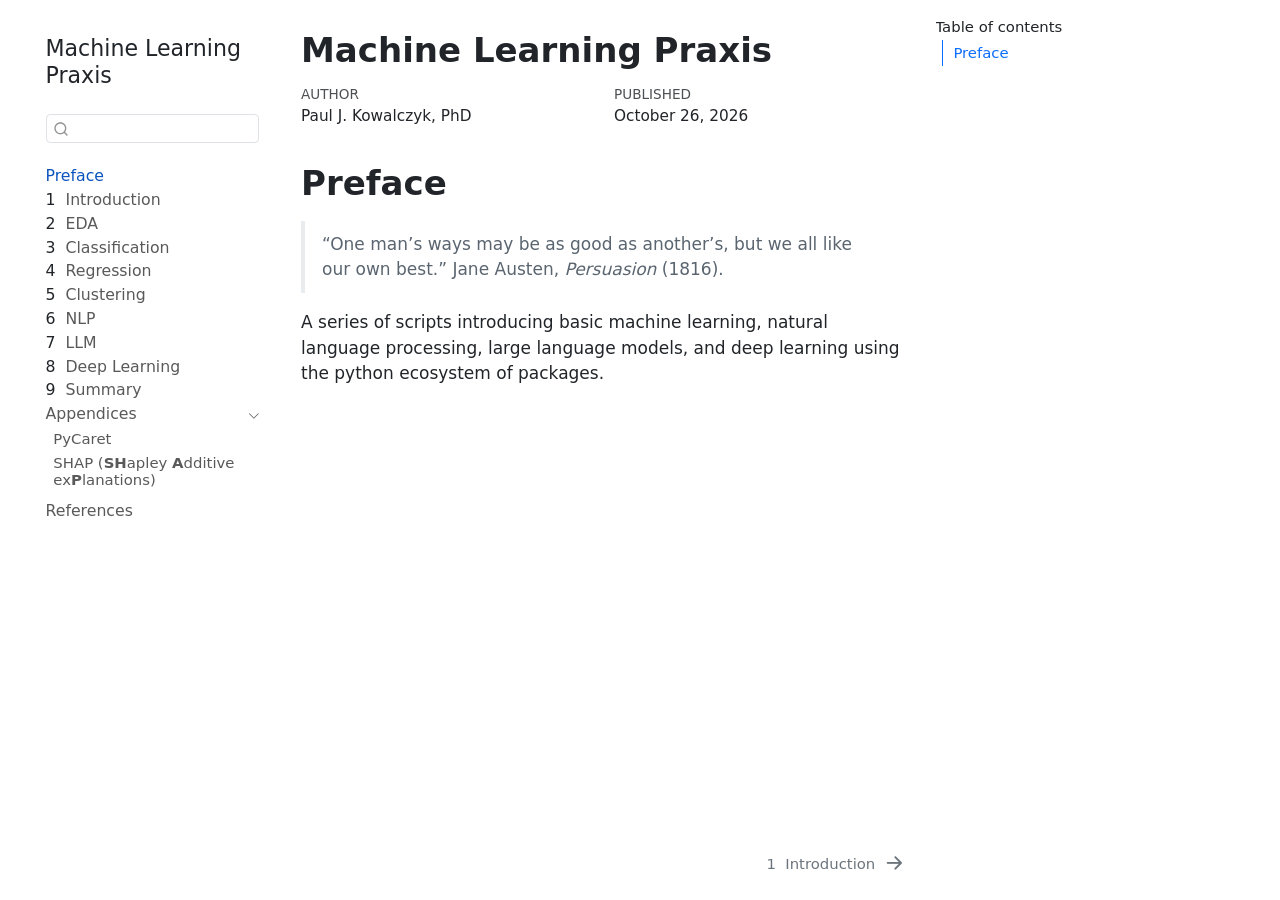
<file: _book/index.html>
<!DOCTYPE html>
<html xmlns="http://www.w3.org/1999/xhtml" lang="en" xml:lang="en"><head>

<meta charset="utf-8">
<meta name="generator" content="quarto-1.10.18">

<meta name="viewport" content="width=device-width, initial-scale=1.0, user-scalable=yes">

<meta name="author" content="Paul J. Kowalczyk, PhD">
<meta name="dcterms.date" content="2026-10-26">

<title>Machine Learning Praxis</title>
<style>
/* Default styles provided by pandoc.
** See https://pandoc.org/MANUAL.html#variables-for-html for config info.
*/
span.smallcaps{font-variant: small-caps;}
div.columns{display: flex; gap: 1.5em;}
div.column{flex: auto;}
@media screen {
div.columns{gap: min(4vw, 1.5em);}
div.column{overflow-x: auto;}
}
div.hanging-indent{margin-left: 1.5em; text-indent: -1.5em;}
ul.task-list{list-style: none;}
ul.task-list li input[type="checkbox"] {
  width: 0.8em;
  margin: 0 0.8em 0.2em -1em; /* quarto-specific, see https://github.com/quarto-dev/quarto-cli/issues/4556 */ 
  vertical-align: middle;
}
</style>


<script src="site_libs/quarto-nav/quarto-nav.js"></script>
<script src="site_libs/quarto-nav/headroom.min.js"></script>
<script src="site_libs/clipboard/clipboard.min.js"></script>
<script src="site_libs/quarto-search/autocomplete.umd.js"></script>
<script src="site_libs/quarto-search/fuse.min.js"></script>
<script src="site_libs/quarto-search/quarto-search.js"></script>
<meta name="quarto:offset" content="./">
<link href="./intro.html" rel="next">
<script src="site_libs/quarto-html/quarto.js" type="module"></script>
<script src="site_libs/quarto-html/tabsets/tabsets.js" type="module"></script>
<script src="site_libs/quarto-html/popper.min.js"></script>
<script src="site_libs/quarto-html/tippy.umd.min.js"></script>
<script src="site_libs/quarto-html/anchor.min.js"></script>
<link href="site_libs/quarto-html/tippy.css" rel="stylesheet">
<link href="site_libs/quarto-html/quarto-syntax-highlighting-64a204ab8560d761af7679ceaba22944.css" rel="stylesheet" id="quarto-text-highlighting-styles">
<script src="site_libs/bootstrap/bootstrap.min.js"></script>
<link href="site_libs/bootstrap/bootstrap-icons.css" rel="stylesheet">
<link href="site_libs/bootstrap/bootstrap-4d36d114e982710028c61d0b9a7514a7.min.css" rel="stylesheet" append-hash="true" id="quarto-bootstrap" data-mode="light">
<script id="quarto-search-options" type="application/json">{
  "location": "sidebar",
  "copy-button": false,
  "collapse-after": 3,
  "panel-placement": "start",
  "type": "textbox",
  "limit": 50,
  "keyboard-shortcut": [
    "f",
    "/",
    "s"
  ],
  "show-item-context": false,
  "language": {
    "search-no-results-text": "No results",
    "search-matching-documents-text": "matching documents",
    "search-copy-link-title": "Copy link to search",
    "search-hide-matches-text": "Hide additional matches",
    "search-more-match-text": "more match in this document",
    "search-more-matches-text": "more matches in this document",
    "search-clear-button-title": "Clear",
    "search-text-placeholder": "",
    "search-detached-cancel-button-title": "Cancel",
    "search-submit-button-title": "Submit",
    "search-label": "Search"
  }
}</script>


</head>

<body class="nav-sidebar floating quarto-light">

<div id="quarto-search-results"></div>
  <header id="quarto-header" class="headroom fixed-top">
  <nav class="quarto-secondary-nav">
    <div class="container-fluid d-flex">
      <button type="button" class="quarto-btn-toggle btn" data-bs-toggle="collapse" role="button" data-bs-target=".quarto-sidebar-collapse-item" aria-controls="quarto-sidebar" aria-expanded="false" aria-label="Toggle sidebar navigation" onclick="if (window.quartoToggleHeadroom) { window.quartoToggleHeadroom(); }">
        <i class="bi bi-layout-text-sidebar-reverse"></i>
      </button>
        <nav class="quarto-page-breadcrumbs" aria-label="breadcrumb"><ol class="breadcrumb"><li class="breadcrumb-item"><a href="./index.html">Preface</a></li></ol></nav>
        <a class="flex-grow-1" role="navigation" data-bs-toggle="collapse" data-bs-target=".quarto-sidebar-collapse-item" aria-controls="quarto-sidebar" aria-expanded="false" aria-label="Toggle sidebar navigation" onclick="if (window.quartoToggleHeadroom) { window.quartoToggleHeadroom(); }">      
        </a>
      <button type="button" class="btn quarto-search-button" aria-label="Search" onclick="window.quartoOpenSearch();">
        <i class="bi bi-search"></i>
      </button>
    </div>
  </nav>
</header>
<!-- content -->
<div id="quarto-content" class="quarto-container page-columns page-rows-contents page-layout-article">
<!-- sidebar -->
  <nav id="quarto-sidebar" class="sidebar collapse collapse-horizontal quarto-sidebar-collapse-item sidebar-navigation floating overflow-auto">
    <div class="pt-lg-2 mt-2 text-left sidebar-header">
    <div class="sidebar-title mb-0 py-0">
      <a href="./">Machine Learning Praxis</a> 
    </div>
      </div>
        <div class="mt-2 flex-shrink-0 align-items-center">
        <div class="sidebar-search">
        <div id="quarto-search" class="" title="Search"></div>
        </div>
        </div>
    <div class="sidebar-menu-container"> 
    <ul class="list-unstyled mt-1">
        <li class="sidebar-item">
  <div class="sidebar-item-container"> 
  <a href="./index.html" class="sidebar-item-text sidebar-link active">
 <span class="menu-text">Preface</span></a>
  </div>
</li>
        <li class="sidebar-item">
  <div class="sidebar-item-container"> 
  <a href="./intro.html" class="sidebar-item-text sidebar-link">
 <span class="menu-text"><span class="chapter-number">1</span>&nbsp; <span class="chapter-title">Introduction</span></span></a>
  </div>
</li>
        <li class="sidebar-item">
  <div class="sidebar-item-container"> 
  <a href="./eda.html" class="sidebar-item-text sidebar-link">
 <span class="menu-text"><span class="chapter-number">2</span>&nbsp; <span class="chapter-title">EDA</span></span></a>
  </div>
</li>
        <li class="sidebar-item">
  <div class="sidebar-item-container"> 
  <a href="./classification.html" class="sidebar-item-text sidebar-link">
 <span class="menu-text"><span class="chapter-number">3</span>&nbsp; <span class="chapter-title">Classification</span></span></a>
  </div>
</li>
        <li class="sidebar-item">
  <div class="sidebar-item-container"> 
  <a href="./regression.html" class="sidebar-item-text sidebar-link">
 <span class="menu-text"><span class="chapter-number">4</span>&nbsp; <span class="chapter-title">Regression</span></span></a>
  </div>
</li>
        <li class="sidebar-item">
  <div class="sidebar-item-container"> 
  <a href="./clustering.html" class="sidebar-item-text sidebar-link">
 <span class="menu-text"><span class="chapter-number">5</span>&nbsp; <span class="chapter-title">Clustering</span></span></a>
  </div>
</li>
        <li class="sidebar-item">
  <div class="sidebar-item-container"> 
  <a href="./nlp.html" class="sidebar-item-text sidebar-link">
 <span class="menu-text"><span class="chapter-number">6</span>&nbsp; <span class="chapter-title">NLP</span></span></a>
  </div>
</li>
        <li class="sidebar-item">
  <div class="sidebar-item-container"> 
  <a href="./llm.html" class="sidebar-item-text sidebar-link">
 <span class="menu-text"><span class="chapter-number">7</span>&nbsp; <span class="chapter-title">LLM</span></span></a>
  </div>
</li>
        <li class="sidebar-item">
  <div class="sidebar-item-container"> 
  <a href="./deepLearning.html" class="sidebar-item-text sidebar-link">
 <span class="menu-text"><span class="chapter-number">8</span>&nbsp; <span class="chapter-title">Deep Learning</span></span></a>
  </div>
</li>
        <li class="sidebar-item">
  <div class="sidebar-item-container"> 
  <a href="./summary.html" class="sidebar-item-text sidebar-link">
 <span class="menu-text"><span class="chapter-number">9</span>&nbsp; <span class="chapter-title">Summary</span></span></a>
  </div>
</li>
        <li class="sidebar-item sidebar-item-section">
      <div class="sidebar-item-container"> 
            <a class="sidebar-item-text sidebar-link text-start" data-bs-toggle="collapse" data-bs-target="#quarto-sidebar-section-1" role="navigation" aria-expanded="true">
 <span class="menu-text">Appendices</span></a>
          <a class="sidebar-item-toggle text-start" data-bs-toggle="collapse" data-bs-target="#quarto-sidebar-section-1" role="navigation" aria-expanded="true" aria-label="Toggle section">
            <i class="bi bi-chevron-right ms-2"></i>
          </a> 
      </div>
      <ul id="quarto-sidebar-section-1" class="collapse list-unstyled sidebar-section depth1 show">  
          <li class="sidebar-item">
  <div class="sidebar-item-container"> 
  <a href="./pycaret.html" class="sidebar-item-text sidebar-link">
 <span class="menu-text">PyCaret</span></a>
  </div>
</li>
          <li class="sidebar-item">
  <div class="sidebar-item-container"> 
  <a href="./shapley.html" class="sidebar-item-text sidebar-link">
 <span class="menu-text">SHAP (<strong>SH</strong>apley <strong>A</strong>dditive ex<strong>P</strong>lanations)</span></a>
  </div>
</li>
      </ul>
  </li>
        <li class="sidebar-item">
  <div class="sidebar-item-container"> 
  <a href="./references.html" class="sidebar-item-text sidebar-link">
 <span class="menu-text">References</span></a>
  </div>
</li>
    </ul>
    </div>
</nav>
<div id="quarto-sidebar-glass" class="quarto-sidebar-collapse-item" data-bs-toggle="collapse" data-bs-target=".quarto-sidebar-collapse-item"></div>
<!-- margin-sidebar -->
    <div id="quarto-margin-sidebar" class="sidebar margin-sidebar">
        <nav id="TOC" role="doc-toc" class="toc-active">
    <h2 id="toc-title">Table of contents</h2>
   
  <ul>
  <li><a href="#preface" id="toc-preface" class="nav-link active" data-scroll-target="#preface">Preface</a></li>
  </ul>
</nav>
    </div>
<!-- main -->
<main class="content" id="quarto-document-content">

<header id="title-block-header" class="quarto-title-block default">
<div class="quarto-title">
<h1 class="title">Machine Learning Praxis</h1>
</div>



<div class="quarto-title-meta">

    <div>
    <div class="quarto-title-meta-heading">Author</div>
    <div class="quarto-title-meta-contents">
             <p>Paul J. Kowalczyk, PhD </p>
          </div>
  </div>
    
    <div>
    <div class="quarto-title-meta-heading">Published</div>
    <div class="quarto-title-meta-contents">
      <p class="date">October 26, 2026</p>
    </div>
  </div>
  
    
  </div>
  


</header>


<section id="preface" class="level1 unnumbered">
<h1 class="unnumbered">Preface</h1>
<blockquote class="blockquote">
<p>“One man’s ways may be as good as another’s, but we all like our own best.” Jane Austen, <em>Persuasion</em> (1816).</p>
</blockquote>
<p>A series of scripts introducing basic machine learning, natural language processing, large language models, and deep learning using the python ecosystem of packages.</p>


</section>

</main> <!-- /main -->
<script id="quarto-html-after-body" type="application/javascript">
  window.document.addEventListener("DOMContentLoaded", function (event) {
    const icon = "";
    const anchorJS = new window.AnchorJS();
    anchorJS.options = {
      placement: 'right',
      icon: icon
    };
    anchorJS.add('.anchored');
    const isCodeAnnotation = (el) => {
      for (const clz of el.classList) {
        if (clz.startsWith('code-annotation-')) {                     
          return true;
        }
      }
      return false;
    }
    const onCopySuccess = function(e) {
      // button target
      const button = e.trigger;
      // don't keep focus
      button.blur();
      // flash "checked"
      button.classList.add('code-copy-button-checked');
      var currentTitle = button.getAttribute("title");
      button.setAttribute("title", "Copied!");
      let tooltip;
      if (window.bootstrap) {
        button.setAttribute("data-bs-toggle", "tooltip");
        button.setAttribute("data-bs-placement", "left");
        button.setAttribute("data-bs-title", "Copied!");
        tooltip = new bootstrap.Tooltip(button, 
          { trigger: "manual", 
            customClass: "code-copy-button-tooltip",
            offset: [0, -8]});
        tooltip.show();    
      }
      setTimeout(function() {
        if (tooltip) {
          tooltip.hide();
          button.removeAttribute("data-bs-title");
          button.removeAttribute("data-bs-toggle");
          button.removeAttribute("data-bs-placement");
        }
        button.setAttribute("title", currentTitle);
        button.classList.remove('code-copy-button-checked');
      }, 1000);
      // clear code selection
      e.clearSelection();
    }
    const getTextToCopy = function(trigger) {
      const outerScaffold = trigger.parentElement.cloneNode(true);
      const codeEl = outerScaffold.querySelector('code');
      for (const childEl of codeEl.children) {
        if (isCodeAnnotation(childEl)) {
          childEl.remove();
        }
      }
      return codeEl.innerText;
    }
    const clipboard = new window.ClipboardJS('.code-copy-button:not([data-in-quarto-modal])', {
      text: getTextToCopy
    });
    clipboard.on('success', onCopySuccess);
    if (window.document.getElementById('quarto-embedded-source-code-modal')) {
      const clipboardModal = new window.ClipboardJS('.code-copy-button[data-in-quarto-modal]', {
        text: getTextToCopy,
        container: window.document.getElementById('quarto-embedded-source-code-modal')
      });
      clipboardModal.on('success', onCopySuccess);
    }
      var localhostRegex = new RegExp(/^(?:http|https):\/\/localhost\:?[0-9]*\//);
      var mailtoRegex = new RegExp(/^mailto:/);
        var filterRegex = new RegExp('/' + window.location.host + '/');
      var isInternal = (href) => {
          return filterRegex.test(href) || localhostRegex.test(href) || mailtoRegex.test(href);
      }
      // Inspect non-navigation links and adorn them if external
     var links = window.document.querySelectorAll('a[href]:not(.nav-link):not(.navbar-brand):not(.toc-action):not(.sidebar-link):not(.sidebar-item-toggle):not(.pagination-link):not(.no-external):not([aria-hidden]):not(.dropdown-item):not(.quarto-navigation-tool):not(.about-link)');
      for (var i=0; i<links.length; i++) {
        const link = links[i];
        if (!isInternal(link.href)) {
          // undo the damage that might have been done by quarto-nav.js in the case of
          // links that we want to consider external
          if (link.dataset.originalHref !== undefined) {
            link.href = link.dataset.originalHref;
          }
        }
      }
    function tippyHover(el, contentFn, onTriggerFn, onUntriggerFn) {
      const config = {
        allowHTML: true,
        maxWidth: 500,
        delay: 100,
        arrow: false,
        appendTo: function(el) {
            return el.parentElement;
        },
        interactive: true,
        interactiveBorder: 10,
        theme: 'quarto',
        placement: 'bottom-start',
      };
      if (contentFn) {
        config.content = contentFn;
      }
      if (onTriggerFn) {
        config.onTrigger = onTriggerFn;
      }
      if (onUntriggerFn) {
        config.onUntrigger = onUntriggerFn;
      }
      window.tippy(el, config); 
    }
    const noterefs = window.document.querySelectorAll('a[role="doc-noteref"]');
    for (var i=0; i<noterefs.length; i++) {
      const ref = noterefs[i];
      tippyHover(ref, function() {
        // use id or data attribute instead here
        let href = ref.getAttribute('data-footnote-href') || ref.getAttribute('href');
        try { href = new URL(href).hash; } catch {}
        const id = href.replace(/^#\/?/, "");
        const note = window.document.getElementById(id);
        if (note) {
          return note.innerHTML;
        } else {
          return "";
        }
      });
    }
    const xrefs = window.document.querySelectorAll('a.quarto-xref');
    const processXRef = (id, note) => {
      // Strip column container classes
      const stripColumnClz = (el) => {
        el.classList.remove("page-full", "page-columns");
        if (el.children) {
          for (const child of el.children) {
            stripColumnClz(child);
          }
        }
      }
      stripColumnClz(note)
      if (id === null || id.startsWith('sec-')) {
        // Special case sections, only their first couple elements
        const container = document.createElement("div");
        if (note.children && note.children.length > 2) {
          container.appendChild(note.children[0].cloneNode(true));
          for (let i = 1; i < note.children.length; i++) {
            const child = note.children[i];
            if (child.tagName === "P" && child.innerText === "") {
              continue;
            } else {
              container.appendChild(child.cloneNode(true));
              break;
            }
          }
          if (window.Quarto?.typesetMath) {
            window.Quarto.typesetMath(container);
          }
          return container.innerHTML
        } else {
          if (window.Quarto?.typesetMath) {
            window.Quarto.typesetMath(note);
          }
          return note.innerHTML;
        }
      } else {
        // Remove any anchor links if they are present
        const anchorLink = note.querySelector('a.anchorjs-link');
        if (anchorLink) {
          anchorLink.remove();
        }
        if (window.Quarto?.typesetMath) {
          window.Quarto.typesetMath(note);
        }
        if (note.classList.contains("callout")) {
          return note.outerHTML;
        } else {
          return note.innerHTML;
        }
      }
    }
    for (var i=0; i<xrefs.length; i++) {
      const xref = xrefs[i];
      tippyHover(xref, undefined, function(instance) {
        instance.disable();
        let url = xref.getAttribute('href');
        let hash = undefined; 
        if (url.startsWith('#')) {
          hash = url;
        } else {
          try { hash = new URL(url).hash; } catch {}
        }
        if (hash) {
          const id = hash.replace(/^#\/?/, "");
          const note = window.document.getElementById(id);
          if (note !== null) {
            try {
              const html = processXRef(id, note.cloneNode(true));
              instance.setContent(html);
            } finally {
              instance.enable();
              instance.show();
            }
          } else {
            // See if we can fetch this
            fetch(url.split('#')[0])
            .then(res => res.text())
            .then(html => {
              const parser = new DOMParser();
              const htmlDoc = parser.parseFromString(html, "text/html");
              const note = htmlDoc.getElementById(id);
              if (note !== null) {
                const html = processXRef(id, note);
                instance.setContent(html);
              } 
            }).finally(() => {
              instance.enable();
              instance.show();
            });
          }
        } else {
          // See if we can fetch a full url (with no hash to target)
          // This is a special case and we should probably do some content thinning / targeting
          fetch(url)
          .then(res => res.text())
          .then(html => {
            const parser = new DOMParser();
            const htmlDoc = parser.parseFromString(html, "text/html");
            const note = htmlDoc.querySelector('main.content');
            if (note !== null) {
              // This should only happen for chapter cross references
              // (since there is no id in the URL)
              // remove the first header
              if (note.children.length > 0 && note.children[0].tagName === "HEADER") {
                note.children[0].remove();
              }
              const html = processXRef(null, note);
              instance.setContent(html);
            } 
          }).finally(() => {
            instance.enable();
            instance.show();
          });
        }
      }, function(instance) {
      });
    }
        let selectedAnnoteEl;
        const selectorForAnnotation = ( cell, annotation) => {
          let cellAttr = 'data-code-cell="' + cell + '"';
          let lineAttr = 'data-code-annotation="' +  annotation + '"';
          const selector = 'span[' + cellAttr + '][' + lineAttr + ']';
          return selector;
        }
        const selectCodeLines = (annoteEl) => {
          const doc = window.document;
          const targetCell = annoteEl.getAttribute("data-target-cell");
          const targetAnnotation = annoteEl.getAttribute("data-target-annotation");
          const annoteSpan = window.document.querySelector(selectorForAnnotation(targetCell, targetAnnotation));
          const lines = annoteSpan.getAttribute("data-code-lines").split(",");
          const lineIds = lines.map((line) => {
            return targetCell + "-" + line;
          })
          let top = null;
          let height = null;
          let parent = null;
          if (lineIds.length > 0) {
              //compute the position of the single el (top and bottom and make a div)
              const el = window.document.getElementById(lineIds[0]);
              top = el.offsetTop;
              height = el.offsetHeight;
              parent = el.parentElement.parentElement;
            if (lineIds.length > 1) {
              const lastEl = window.document.getElementById(lineIds[lineIds.length - 1]);
              const bottom = lastEl.offsetTop + lastEl.offsetHeight;
              height = bottom - top;
            }
            if (top !== null && height !== null && parent !== null) {
              // cook up a div (if necessary) and position it 
              let div = window.document.getElementById("code-annotation-line-highlight");
              if (div === null) {
                div = window.document.createElement("div");
                div.setAttribute("id", "code-annotation-line-highlight");
                div.style.position = 'absolute';
                parent.appendChild(div);
              }
              div.style.top = top - 2 + "px";
              div.style.height = height + 4 + "px";
              div.style.left = 0;
              let gutterDiv = window.document.getElementById("code-annotation-line-highlight-gutter");
              if (gutterDiv === null) {
                gutterDiv = window.document.createElement("div");
                gutterDiv.setAttribute("id", "code-annotation-line-highlight-gutter");
                gutterDiv.style.position = 'absolute';
                const codeCell = window.document.getElementById(targetCell);
                const gutter = codeCell.querySelector('.code-annotation-gutter');
                gutter.appendChild(gutterDiv);
              }
              gutterDiv.style.top = top - 2 + "px";
              gutterDiv.style.height = height + 4 + "px";
            }
            selectedAnnoteEl = annoteEl;
          }
        };
        const unselectCodeLines = () => {
          const elementsIds = ["code-annotation-line-highlight", "code-annotation-line-highlight-gutter"];
          elementsIds.forEach((elId) => {
            const div = window.document.getElementById(elId);
            if (div) {
              div.remove();
            }
          });
          selectedAnnoteEl = undefined;
        };
          // Handle positioning of the toggle
      window.addEventListener(
        "resize",
        throttle(() => {
          elRect = undefined;
          if (selectedAnnoteEl) {
            selectCodeLines(selectedAnnoteEl);
          }
        }, 10)
      );
      function throttle(fn, ms) {
      let throttle = false;
      let timer;
        return (...args) => {
          if(!throttle) { // first call gets through
              fn.apply(this, args);
              throttle = true;
          } else { // all the others get throttled
              if(timer) clearTimeout(timer); // cancel #2
              timer = setTimeout(() => {
                fn.apply(this, args);
                timer = throttle = false;
              }, ms);
          }
        };
      }
        // Attach click handler to the DT
        const annoteDls = window.document.querySelectorAll('dt[data-target-cell]');
        for (const annoteDlNode of annoteDls) {
          annoteDlNode.addEventListener('click', (event) => {
            const clickedEl = event.target;
            if (clickedEl !== selectedAnnoteEl) {
              unselectCodeLines();
              const activeEl = window.document.querySelector('dt[data-target-cell].code-annotation-active');
              if (activeEl) {
                activeEl.classList.remove('code-annotation-active');
              }
              selectCodeLines(clickedEl);
              clickedEl.classList.add('code-annotation-active');
            } else {
              // Unselect the line
              unselectCodeLines();
              clickedEl.classList.remove('code-annotation-active');
            }
          });
        }
    const findCites = (el) => {
      const parentEl = el.parentElement;
      if (parentEl) {
        const cites = parentEl.dataset.cites;
        if (cites) {
          return {
            el,
            cites: cites.split(' ')
          };
        } else {
          return findCites(el.parentElement)
        }
      } else {
        return undefined;
      }
    };
    var bibliorefs = window.document.querySelectorAll('a[role="doc-biblioref"]');
    for (var i=0; i<bibliorefs.length; i++) {
      const ref = bibliorefs[i];
      const citeInfo = findCites(ref);
      if (citeInfo) {
        tippyHover(citeInfo.el, function() {
          var popup = window.document.createElement('div');
          citeInfo.cites.forEach(function(cite) {
            var citeDiv = window.document.createElement('div');
            citeDiv.classList.add('hanging-indent');
            citeDiv.classList.add('csl-entry');
            var biblioDiv = window.document.getElementById('ref-' + cite);
            if (biblioDiv) {
              citeDiv.innerHTML = biblioDiv.innerHTML;
            }
            popup.appendChild(citeDiv);
          });
          return popup.innerHTML;
        });
      }
    }
  });
  </script>
<nav class="page-navigation">
  <div class="nav-page nav-page-previous">
  </div>
  <div class="nav-page nav-page-next">
      <a href="./intro.html" class="pagination-link" aria-label="Introduction">
        <span class="nav-page-text"><span class="chapter-number">1</span>&nbsp; <span class="chapter-title">Introduction</span></span> <i class="bi bi-arrow-right-short"></i>
      </a>
  </div>
</nav>
</div> <!-- /content -->




</body></html>
</file>
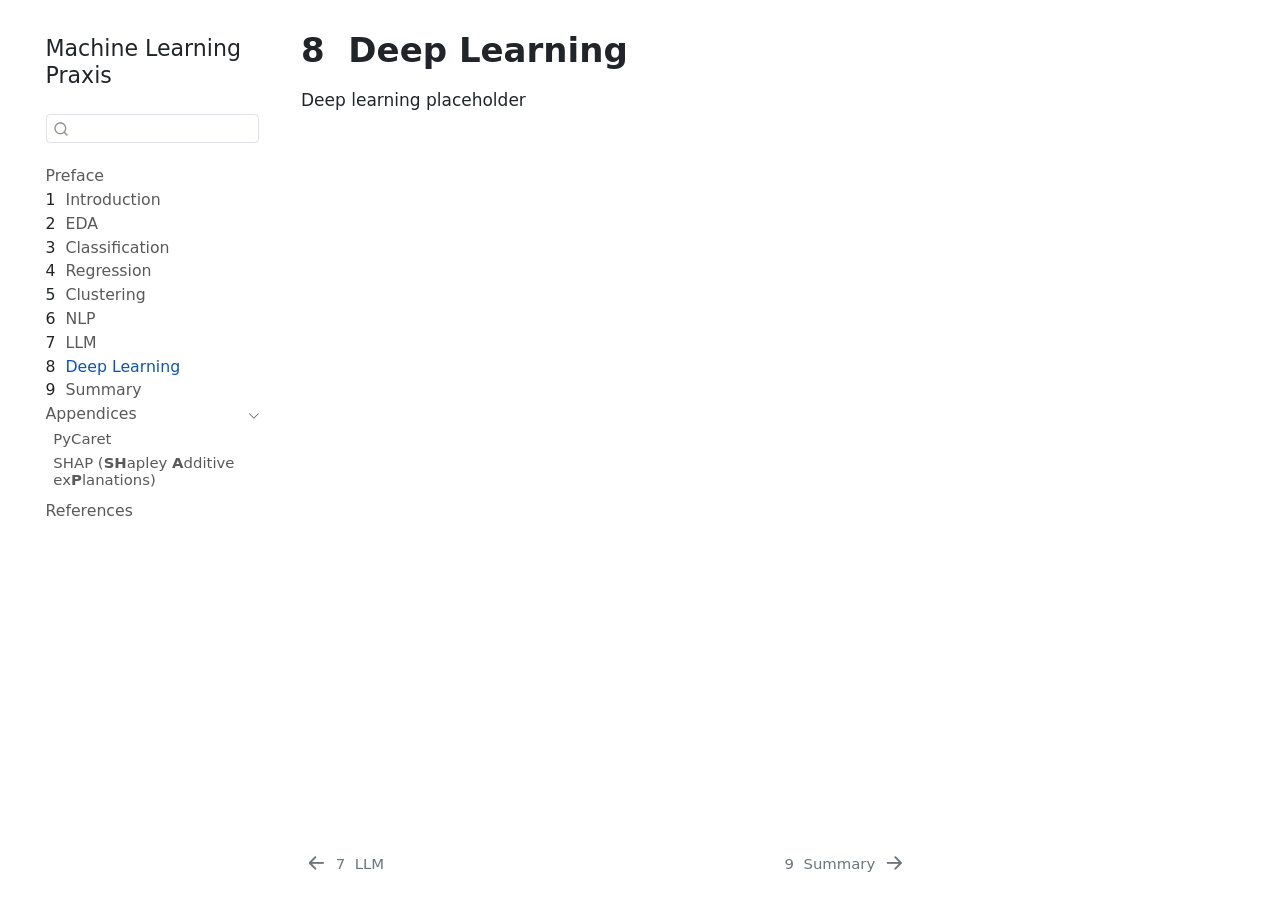
<file: _book/deepLearning.html>
<!DOCTYPE html>
<html xmlns="http://www.w3.org/1999/xhtml" lang="en" xml:lang="en"><head>

<meta charset="utf-8">
<meta name="generator" content="quarto-1.10.18">

<meta name="viewport" content="width=device-width, initial-scale=1.0, user-scalable=yes">


<title>8&nbsp; Deep Learning – Machine Learning Praxis</title>
<style>
/* Default styles provided by pandoc.
** See https://pandoc.org/MANUAL.html#variables-for-html for config info.
*/
span.smallcaps{font-variant: small-caps;}
div.columns{display: flex; gap: 1.5em;}
div.column{flex: auto;}
@media screen {
div.columns{gap: min(4vw, 1.5em);}
div.column{overflow-x: auto;}
}
div.hanging-indent{margin-left: 1.5em; text-indent: -1.5em;}
ul.task-list{list-style: none;}
ul.task-list li input[type="checkbox"] {
  width: 0.8em;
  margin: 0 0.8em 0.2em -1em; /* quarto-specific, see https://github.com/quarto-dev/quarto-cli/issues/4556 */ 
  vertical-align: middle;
}
</style>


<script src="site_libs/quarto-nav/quarto-nav.js"></script>
<script src="site_libs/quarto-nav/headroom.min.js"></script>
<script src="site_libs/clipboard/clipboard.min.js"></script>
<script src="site_libs/quarto-search/autocomplete.umd.js"></script>
<script src="site_libs/quarto-search/fuse.min.js"></script>
<script src="site_libs/quarto-search/quarto-search.js"></script>
<meta name="quarto:offset" content="./">
<link href="./summary.html" rel="next">
<link href="./llm.html" rel="prev">
<script src="site_libs/quarto-html/quarto.js" type="module"></script>
<script src="site_libs/quarto-html/tabsets/tabsets.js" type="module"></script>
<script src="site_libs/quarto-html/popper.min.js"></script>
<script src="site_libs/quarto-html/tippy.umd.min.js"></script>
<script src="site_libs/quarto-html/anchor.min.js"></script>
<link href="site_libs/quarto-html/tippy.css" rel="stylesheet">
<link href="site_libs/quarto-html/quarto-syntax-highlighting-64a204ab8560d761af7679ceaba22944.css" rel="stylesheet" id="quarto-text-highlighting-styles">
<script src="site_libs/bootstrap/bootstrap.min.js"></script>
<link href="site_libs/bootstrap/bootstrap-icons.css" rel="stylesheet">
<link href="site_libs/bootstrap/bootstrap-4d36d114e982710028c61d0b9a7514a7.min.css" rel="stylesheet" append-hash="true" id="quarto-bootstrap" data-mode="light">
<script id="quarto-search-options" type="application/json">{
  "location": "sidebar",
  "copy-button": false,
  "collapse-after": 3,
  "panel-placement": "start",
  "type": "textbox",
  "limit": 50,
  "keyboard-shortcut": [
    "f",
    "/",
    "s"
  ],
  "show-item-context": false,
  "language": {
    "search-no-results-text": "No results",
    "search-matching-documents-text": "matching documents",
    "search-copy-link-title": "Copy link to search",
    "search-hide-matches-text": "Hide additional matches",
    "search-more-match-text": "more match in this document",
    "search-more-matches-text": "more matches in this document",
    "search-clear-button-title": "Clear",
    "search-text-placeholder": "",
    "search-detached-cancel-button-title": "Cancel",
    "search-submit-button-title": "Submit",
    "search-label": "Search"
  }
}</script>


</head>

<body class="nav-sidebar floating quarto-light">

<div id="quarto-search-results"></div>
  <header id="quarto-header" class="headroom fixed-top">
  <nav class="quarto-secondary-nav">
    <div class="container-fluid d-flex">
      <button type="button" class="quarto-btn-toggle btn" data-bs-toggle="collapse" role="button" data-bs-target=".quarto-sidebar-collapse-item" aria-controls="quarto-sidebar" aria-expanded="false" aria-label="Toggle sidebar navigation" onclick="if (window.quartoToggleHeadroom) { window.quartoToggleHeadroom(); }">
        <i class="bi bi-layout-text-sidebar-reverse"></i>
      </button>
        <nav class="quarto-page-breadcrumbs" aria-label="breadcrumb"><ol class="breadcrumb"><li class="breadcrumb-item"><a href="./deepLearning.html"><span class="chapter-number">8</span>&nbsp; <span class="chapter-title">Deep Learning</span></a></li></ol></nav>
        <a class="flex-grow-1" role="navigation" data-bs-toggle="collapse" data-bs-target=".quarto-sidebar-collapse-item" aria-controls="quarto-sidebar" aria-expanded="false" aria-label="Toggle sidebar navigation" onclick="if (window.quartoToggleHeadroom) { window.quartoToggleHeadroom(); }">      
        </a>
      <button type="button" class="btn quarto-search-button" aria-label="Search" onclick="window.quartoOpenSearch();">
        <i class="bi bi-search"></i>
      </button>
    </div>
  </nav>
</header>
<!-- content -->
<div id="quarto-content" class="quarto-container page-columns page-rows-contents page-layout-article">
<!-- sidebar -->
  <nav id="quarto-sidebar" class="sidebar collapse collapse-horizontal quarto-sidebar-collapse-item sidebar-navigation floating overflow-auto">
    <div class="pt-lg-2 mt-2 text-left sidebar-header">
    <div class="sidebar-title mb-0 py-0">
      <a href="./">Machine Learning Praxis</a> 
    </div>
      </div>
        <div class="mt-2 flex-shrink-0 align-items-center">
        <div class="sidebar-search">
        <div id="quarto-search" class="" title="Search"></div>
        </div>
        </div>
    <div class="sidebar-menu-container"> 
    <ul class="list-unstyled mt-1">
        <li class="sidebar-item">
  <div class="sidebar-item-container"> 
  <a href="./index.html" class="sidebar-item-text sidebar-link">
 <span class="menu-text">Preface</span></a>
  </div>
</li>
        <li class="sidebar-item">
  <div class="sidebar-item-container"> 
  <a href="./intro.html" class="sidebar-item-text sidebar-link">
 <span class="menu-text"><span class="chapter-number">1</span>&nbsp; <span class="chapter-title">Introduction</span></span></a>
  </div>
</li>
        <li class="sidebar-item">
  <div class="sidebar-item-container"> 
  <a href="./eda.html" class="sidebar-item-text sidebar-link">
 <span class="menu-text"><span class="chapter-number">2</span>&nbsp; <span class="chapter-title">EDA</span></span></a>
  </div>
</li>
        <li class="sidebar-item">
  <div class="sidebar-item-container"> 
  <a href="./classification.html" class="sidebar-item-text sidebar-link">
 <span class="menu-text"><span class="chapter-number">3</span>&nbsp; <span class="chapter-title">Classification</span></span></a>
  </div>
</li>
        <li class="sidebar-item">
  <div class="sidebar-item-container"> 
  <a href="./regression.html" class="sidebar-item-text sidebar-link">
 <span class="menu-text"><span class="chapter-number">4</span>&nbsp; <span class="chapter-title">Regression</span></span></a>
  </div>
</li>
        <li class="sidebar-item">
  <div class="sidebar-item-container"> 
  <a href="./clustering.html" class="sidebar-item-text sidebar-link">
 <span class="menu-text"><span class="chapter-number">5</span>&nbsp; <span class="chapter-title">Clustering</span></span></a>
  </div>
</li>
        <li class="sidebar-item">
  <div class="sidebar-item-container"> 
  <a href="./nlp.html" class="sidebar-item-text sidebar-link">
 <span class="menu-text"><span class="chapter-number">6</span>&nbsp; <span class="chapter-title">NLP</span></span></a>
  </div>
</li>
        <li class="sidebar-item">
  <div class="sidebar-item-container"> 
  <a href="./llm.html" class="sidebar-item-text sidebar-link">
 <span class="menu-text"><span class="chapter-number">7</span>&nbsp; <span class="chapter-title">LLM</span></span></a>
  </div>
</li>
        <li class="sidebar-item">
  <div class="sidebar-item-container"> 
  <a href="./deepLearning.html" class="sidebar-item-text sidebar-link active">
 <span class="menu-text"><span class="chapter-number">8</span>&nbsp; <span class="chapter-title">Deep Learning</span></span></a>
  </div>
</li>
        <li class="sidebar-item">
  <div class="sidebar-item-container"> 
  <a href="./summary.html" class="sidebar-item-text sidebar-link">
 <span class="menu-text"><span class="chapter-number">9</span>&nbsp; <span class="chapter-title">Summary</span></span></a>
  </div>
</li>
        <li class="sidebar-item sidebar-item-section">
      <div class="sidebar-item-container"> 
            <a class="sidebar-item-text sidebar-link text-start" data-bs-toggle="collapse" data-bs-target="#quarto-sidebar-section-1" role="navigation" aria-expanded="true">
 <span class="menu-text">Appendices</span></a>
          <a class="sidebar-item-toggle text-start" data-bs-toggle="collapse" data-bs-target="#quarto-sidebar-section-1" role="navigation" aria-expanded="true" aria-label="Toggle section">
            <i class="bi bi-chevron-right ms-2"></i>
          </a> 
      </div>
      <ul id="quarto-sidebar-section-1" class="collapse list-unstyled sidebar-section depth1 show">  
          <li class="sidebar-item">
  <div class="sidebar-item-container"> 
  <a href="./pycaret.html" class="sidebar-item-text sidebar-link">
 <span class="menu-text">PyCaret</span></a>
  </div>
</li>
          <li class="sidebar-item">
  <div class="sidebar-item-container"> 
  <a href="./shapley.html" class="sidebar-item-text sidebar-link">
 <span class="menu-text">SHAP (<strong>SH</strong>apley <strong>A</strong>dditive ex<strong>P</strong>lanations)</span></a>
  </div>
</li>
      </ul>
  </li>
        <li class="sidebar-item">
  <div class="sidebar-item-container"> 
  <a href="./references.html" class="sidebar-item-text sidebar-link">
 <span class="menu-text">References</span></a>
  </div>
</li>
    </ul>
    </div>
</nav>
<div id="quarto-sidebar-glass" class="quarto-sidebar-collapse-item" data-bs-toggle="collapse" data-bs-target=".quarto-sidebar-collapse-item"></div>
<!-- margin-sidebar -->
    <div id="quarto-margin-sidebar" class="sidebar margin-sidebar zindex-bottom">
        
    </div>
<!-- main -->
<main class="content" id="quarto-document-content">

<header id="title-block-header" class="quarto-title-block default">
<div class="quarto-title">
<h1 class="title"><span class="chapter-number">8</span>&nbsp; <span class="chapter-title">Deep Learning</span></h1>
</div>



<div class="quarto-title-meta">

    
  
    
  </div>
  


</header>


<p>Deep learning placeholder</p>



</main> <!-- /main -->
<script id="quarto-html-after-body" type="application/javascript">
  window.document.addEventListener("DOMContentLoaded", function (event) {
    const icon = "";
    const anchorJS = new window.AnchorJS();
    anchorJS.options = {
      placement: 'right',
      icon: icon
    };
    anchorJS.add('.anchored');
    const isCodeAnnotation = (el) => {
      for (const clz of el.classList) {
        if (clz.startsWith('code-annotation-')) {                     
          return true;
        }
      }
      return false;
    }
    const onCopySuccess = function(e) {
      // button target
      const button = e.trigger;
      // don't keep focus
      button.blur();
      // flash "checked"
      button.classList.add('code-copy-button-checked');
      var currentTitle = button.getAttribute("title");
      button.setAttribute("title", "Copied!");
      let tooltip;
      if (window.bootstrap) {
        button.setAttribute("data-bs-toggle", "tooltip");
        button.setAttribute("data-bs-placement", "left");
        button.setAttribute("data-bs-title", "Copied!");
        tooltip = new bootstrap.Tooltip(button, 
          { trigger: "manual", 
            customClass: "code-copy-button-tooltip",
            offset: [0, -8]});
        tooltip.show();    
      }
      setTimeout(function() {
        if (tooltip) {
          tooltip.hide();
          button.removeAttribute("data-bs-title");
          button.removeAttribute("data-bs-toggle");
          button.removeAttribute("data-bs-placement");
        }
        button.setAttribute("title", currentTitle);
        button.classList.remove('code-copy-button-checked');
      }, 1000);
      // clear code selection
      e.clearSelection();
    }
    const getTextToCopy = function(trigger) {
      const outerScaffold = trigger.parentElement.cloneNode(true);
      const codeEl = outerScaffold.querySelector('code');
      for (const childEl of codeEl.children) {
        if (isCodeAnnotation(childEl)) {
          childEl.remove();
        }
      }
      return codeEl.innerText;
    }
    const clipboard = new window.ClipboardJS('.code-copy-button:not([data-in-quarto-modal])', {
      text: getTextToCopy
    });
    clipboard.on('success', onCopySuccess);
    if (window.document.getElementById('quarto-embedded-source-code-modal')) {
      const clipboardModal = new window.ClipboardJS('.code-copy-button[data-in-quarto-modal]', {
        text: getTextToCopy,
        container: window.document.getElementById('quarto-embedded-source-code-modal')
      });
      clipboardModal.on('success', onCopySuccess);
    }
      var localhostRegex = new RegExp(/^(?:http|https):\/\/localhost\:?[0-9]*\//);
      var mailtoRegex = new RegExp(/^mailto:/);
        var filterRegex = new RegExp('/' + window.location.host + '/');
      var isInternal = (href) => {
          return filterRegex.test(href) || localhostRegex.test(href) || mailtoRegex.test(href);
      }
      // Inspect non-navigation links and adorn them if external
     var links = window.document.querySelectorAll('a[href]:not(.nav-link):not(.navbar-brand):not(.toc-action):not(.sidebar-link):not(.sidebar-item-toggle):not(.pagination-link):not(.no-external):not([aria-hidden]):not(.dropdown-item):not(.quarto-navigation-tool):not(.about-link)');
      for (var i=0; i<links.length; i++) {
        const link = links[i];
        if (!isInternal(link.href)) {
          // undo the damage that might have been done by quarto-nav.js in the case of
          // links that we want to consider external
          if (link.dataset.originalHref !== undefined) {
            link.href = link.dataset.originalHref;
          }
        }
      }
    function tippyHover(el, contentFn, onTriggerFn, onUntriggerFn) {
      const config = {
        allowHTML: true,
        maxWidth: 500,
        delay: 100,
        arrow: false,
        appendTo: function(el) {
            return el.parentElement;
        },
        interactive: true,
        interactiveBorder: 10,
        theme: 'quarto',
        placement: 'bottom-start',
      };
      if (contentFn) {
        config.content = contentFn;
      }
      if (onTriggerFn) {
        config.onTrigger = onTriggerFn;
      }
      if (onUntriggerFn) {
        config.onUntrigger = onUntriggerFn;
      }
      window.tippy(el, config); 
    }
    const noterefs = window.document.querySelectorAll('a[role="doc-noteref"]');
    for (var i=0; i<noterefs.length; i++) {
      const ref = noterefs[i];
      tippyHover(ref, function() {
        // use id or data attribute instead here
        let href = ref.getAttribute('data-footnote-href') || ref.getAttribute('href');
        try { href = new URL(href).hash; } catch {}
        const id = href.replace(/^#\/?/, "");
        const note = window.document.getElementById(id);
        if (note) {
          return note.innerHTML;
        } else {
          return "";
        }
      });
    }
    const xrefs = window.document.querySelectorAll('a.quarto-xref');
    const processXRef = (id, note) => {
      // Strip column container classes
      const stripColumnClz = (el) => {
        el.classList.remove("page-full", "page-columns");
        if (el.children) {
          for (const child of el.children) {
            stripColumnClz(child);
          }
        }
      }
      stripColumnClz(note)
      if (id === null || id.startsWith('sec-')) {
        // Special case sections, only their first couple elements
        const container = document.createElement("div");
        if (note.children && note.children.length > 2) {
          container.appendChild(note.children[0].cloneNode(true));
          for (let i = 1; i < note.children.length; i++) {
            const child = note.children[i];
            if (child.tagName === "P" && child.innerText === "") {
              continue;
            } else {
              container.appendChild(child.cloneNode(true));
              break;
            }
          }
          if (window.Quarto?.typesetMath) {
            window.Quarto.typesetMath(container);
          }
          return container.innerHTML
        } else {
          if (window.Quarto?.typesetMath) {
            window.Quarto.typesetMath(note);
          }
          return note.innerHTML;
        }
      } else {
        // Remove any anchor links if they are present
        const anchorLink = note.querySelector('a.anchorjs-link');
        if (anchorLink) {
          anchorLink.remove();
        }
        if (window.Quarto?.typesetMath) {
          window.Quarto.typesetMath(note);
        }
        if (note.classList.contains("callout")) {
          return note.outerHTML;
        } else {
          return note.innerHTML;
        }
      }
    }
    for (var i=0; i<xrefs.length; i++) {
      const xref = xrefs[i];
      tippyHover(xref, undefined, function(instance) {
        instance.disable();
        let url = xref.getAttribute('href');
        let hash = undefined; 
        if (url.startsWith('#')) {
          hash = url;
        } else {
          try { hash = new URL(url).hash; } catch {}
        }
        if (hash) {
          const id = hash.replace(/^#\/?/, "");
          const note = window.document.getElementById(id);
          if (note !== null) {
            try {
              const html = processXRef(id, note.cloneNode(true));
              instance.setContent(html);
            } finally {
              instance.enable();
              instance.show();
            }
          } else {
            // See if we can fetch this
            fetch(url.split('#')[0])
            .then(res => res.text())
            .then(html => {
              const parser = new DOMParser();
              const htmlDoc = parser.parseFromString(html, "text/html");
              const note = htmlDoc.getElementById(id);
              if (note !== null) {
                const html = processXRef(id, note);
                instance.setContent(html);
              } 
            }).finally(() => {
              instance.enable();
              instance.show();
            });
          }
        } else {
          // See if we can fetch a full url (with no hash to target)
          // This is a special case and we should probably do some content thinning / targeting
          fetch(url)
          .then(res => res.text())
          .then(html => {
            const parser = new DOMParser();
            const htmlDoc = parser.parseFromString(html, "text/html");
            const note = htmlDoc.querySelector('main.content');
            if (note !== null) {
              // This should only happen for chapter cross references
              // (since there is no id in the URL)
              // remove the first header
              if (note.children.length > 0 && note.children[0].tagName === "HEADER") {
                note.children[0].remove();
              }
              const html = processXRef(null, note);
              instance.setContent(html);
            } 
          }).finally(() => {
            instance.enable();
            instance.show();
          });
        }
      }, function(instance) {
      });
    }
        let selectedAnnoteEl;
        const selectorForAnnotation = ( cell, annotation) => {
          let cellAttr = 'data-code-cell="' + cell + '"';
          let lineAttr = 'data-code-annotation="' +  annotation + '"';
          const selector = 'span[' + cellAttr + '][' + lineAttr + ']';
          return selector;
        }
        const selectCodeLines = (annoteEl) => {
          const doc = window.document;
          const targetCell = annoteEl.getAttribute("data-target-cell");
          const targetAnnotation = annoteEl.getAttribute("data-target-annotation");
          const annoteSpan = window.document.querySelector(selectorForAnnotation(targetCell, targetAnnotation));
          const lines = annoteSpan.getAttribute("data-code-lines").split(",");
          const lineIds = lines.map((line) => {
            return targetCell + "-" + line;
          })
          let top = null;
          let height = null;
          let parent = null;
          if (lineIds.length > 0) {
              //compute the position of the single el (top and bottom and make a div)
              const el = window.document.getElementById(lineIds[0]);
              top = el.offsetTop;
              height = el.offsetHeight;
              parent = el.parentElement.parentElement;
            if (lineIds.length > 1) {
              const lastEl = window.document.getElementById(lineIds[lineIds.length - 1]);
              const bottom = lastEl.offsetTop + lastEl.offsetHeight;
              height = bottom - top;
            }
            if (top !== null && height !== null && parent !== null) {
              // cook up a div (if necessary) and position it 
              let div = window.document.getElementById("code-annotation-line-highlight");
              if (div === null) {
                div = window.document.createElement("div");
                div.setAttribute("id", "code-annotation-line-highlight");
                div.style.position = 'absolute';
                parent.appendChild(div);
              }
              div.style.top = top - 2 + "px";
              div.style.height = height + 4 + "px";
              div.style.left = 0;
              let gutterDiv = window.document.getElementById("code-annotation-line-highlight-gutter");
              if (gutterDiv === null) {
                gutterDiv = window.document.createElement("div");
                gutterDiv.setAttribute("id", "code-annotation-line-highlight-gutter");
                gutterDiv.style.position = 'absolute';
                const codeCell = window.document.getElementById(targetCell);
                const gutter = codeCell.querySelector('.code-annotation-gutter');
                gutter.appendChild(gutterDiv);
              }
              gutterDiv.style.top = top - 2 + "px";
              gutterDiv.style.height = height + 4 + "px";
            }
            selectedAnnoteEl = annoteEl;
          }
        };
        const unselectCodeLines = () => {
          const elementsIds = ["code-annotation-line-highlight", "code-annotation-line-highlight-gutter"];
          elementsIds.forEach((elId) => {
            const div = window.document.getElementById(elId);
            if (div) {
              div.remove();
            }
          });
          selectedAnnoteEl = undefined;
        };
          // Handle positioning of the toggle
      window.addEventListener(
        "resize",
        throttle(() => {
          elRect = undefined;
          if (selectedAnnoteEl) {
            selectCodeLines(selectedAnnoteEl);
          }
        }, 10)
      );
      function throttle(fn, ms) {
      let throttle = false;
      let timer;
        return (...args) => {
          if(!throttle) { // first call gets through
              fn.apply(this, args);
              throttle = true;
          } else { // all the others get throttled
              if(timer) clearTimeout(timer); // cancel #2
              timer = setTimeout(() => {
                fn.apply(this, args);
                timer = throttle = false;
              }, ms);
          }
        };
      }
        // Attach click handler to the DT
        const annoteDls = window.document.querySelectorAll('dt[data-target-cell]');
        for (const annoteDlNode of annoteDls) {
          annoteDlNode.addEventListener('click', (event) => {
            const clickedEl = event.target;
            if (clickedEl !== selectedAnnoteEl) {
              unselectCodeLines();
              const activeEl = window.document.querySelector('dt[data-target-cell].code-annotation-active');
              if (activeEl) {
                activeEl.classList.remove('code-annotation-active');
              }
              selectCodeLines(clickedEl);
              clickedEl.classList.add('code-annotation-active');
            } else {
              // Unselect the line
              unselectCodeLines();
              clickedEl.classList.remove('code-annotation-active');
            }
          });
        }
    const findCites = (el) => {
      const parentEl = el.parentElement;
      if (parentEl) {
        const cites = parentEl.dataset.cites;
        if (cites) {
          return {
            el,
            cites: cites.split(' ')
          };
        } else {
          return findCites(el.parentElement)
        }
      } else {
        return undefined;
      }
    };
    var bibliorefs = window.document.querySelectorAll('a[role="doc-biblioref"]');
    for (var i=0; i<bibliorefs.length; i++) {
      const ref = bibliorefs[i];
      const citeInfo = findCites(ref);
      if (citeInfo) {
        tippyHover(citeInfo.el, function() {
          var popup = window.document.createElement('div');
          citeInfo.cites.forEach(function(cite) {
            var citeDiv = window.document.createElement('div');
            citeDiv.classList.add('hanging-indent');
            citeDiv.classList.add('csl-entry');
            var biblioDiv = window.document.getElementById('ref-' + cite);
            if (biblioDiv) {
              citeDiv.innerHTML = biblioDiv.innerHTML;
            }
            popup.appendChild(citeDiv);
          });
          return popup.innerHTML;
        });
      }
    }
  });
  </script>
<nav class="page-navigation">
  <div class="nav-page nav-page-previous">
      <a href="./llm.html" class="pagination-link" aria-label="LLM">
        <i class="bi bi-arrow-left-short"></i> <span class="nav-page-text"><span class="chapter-number">7</span>&nbsp; <span class="chapter-title">LLM</span></span>
      </a>          
  </div>
  <div class="nav-page nav-page-next">
      <a href="./summary.html" class="pagination-link" aria-label="Summary">
        <span class="nav-page-text"><span class="chapter-number">9</span>&nbsp; <span class="chapter-title">Summary</span></span> <i class="bi bi-arrow-right-short"></i>
      </a>
  </div>
</nav>
</div> <!-- /content -->




</body></html>
</file>
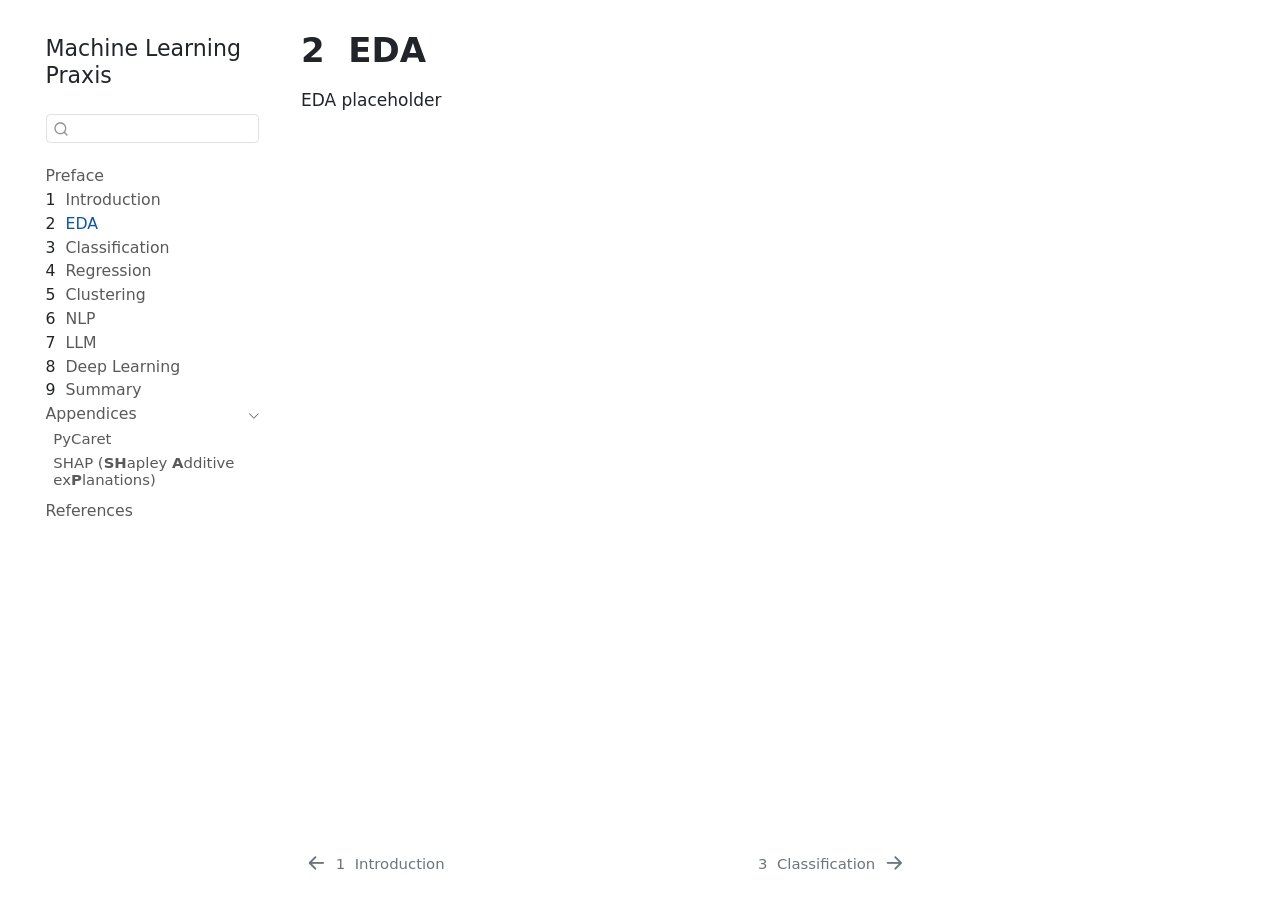
<file: _book/eda.html>
<!DOCTYPE html>
<html xmlns="http://www.w3.org/1999/xhtml" lang="en" xml:lang="en"><head>

<meta charset="utf-8">
<meta name="generator" content="quarto-1.10.18">

<meta name="viewport" content="width=device-width, initial-scale=1.0, user-scalable=yes">


<title>2&nbsp; EDA – Machine Learning Praxis</title>
<style>
/* Default styles provided by pandoc.
** See https://pandoc.org/MANUAL.html#variables-for-html for config info.
*/
span.smallcaps{font-variant: small-caps;}
div.columns{display: flex; gap: 1.5em;}
div.column{flex: auto;}
@media screen {
div.columns{gap: min(4vw, 1.5em);}
div.column{overflow-x: auto;}
}
div.hanging-indent{margin-left: 1.5em; text-indent: -1.5em;}
ul.task-list{list-style: none;}
ul.task-list li input[type="checkbox"] {
  width: 0.8em;
  margin: 0 0.8em 0.2em -1em; /* quarto-specific, see https://github.com/quarto-dev/quarto-cli/issues/4556 */ 
  vertical-align: middle;
}
</style>


<script src="site_libs/quarto-nav/quarto-nav.js"></script>
<script src="site_libs/quarto-nav/headroom.min.js"></script>
<script src="site_libs/clipboard/clipboard.min.js"></script>
<script src="site_libs/quarto-search/autocomplete.umd.js"></script>
<script src="site_libs/quarto-search/fuse.min.js"></script>
<script src="site_libs/quarto-search/quarto-search.js"></script>
<meta name="quarto:offset" content="./">
<link href="./classification.html" rel="next">
<link href="./intro.html" rel="prev">
<script src="site_libs/quarto-html/quarto.js" type="module"></script>
<script src="site_libs/quarto-html/tabsets/tabsets.js" type="module"></script>
<script src="site_libs/quarto-html/popper.min.js"></script>
<script src="site_libs/quarto-html/tippy.umd.min.js"></script>
<script src="site_libs/quarto-html/anchor.min.js"></script>
<link href="site_libs/quarto-html/tippy.css" rel="stylesheet">
<link href="site_libs/quarto-html/quarto-syntax-highlighting-64a204ab8560d761af7679ceaba22944.css" rel="stylesheet" id="quarto-text-highlighting-styles">
<script src="site_libs/bootstrap/bootstrap.min.js"></script>
<link href="site_libs/bootstrap/bootstrap-icons.css" rel="stylesheet">
<link href="site_libs/bootstrap/bootstrap-4d36d114e982710028c61d0b9a7514a7.min.css" rel="stylesheet" append-hash="true" id="quarto-bootstrap" data-mode="light">
<script id="quarto-search-options" type="application/json">{
  "location": "sidebar",
  "copy-button": false,
  "collapse-after": 3,
  "panel-placement": "start",
  "type": "textbox",
  "limit": 50,
  "keyboard-shortcut": [
    "f",
    "/",
    "s"
  ],
  "show-item-context": false,
  "language": {
    "search-no-results-text": "No results",
    "search-matching-documents-text": "matching documents",
    "search-copy-link-title": "Copy link to search",
    "search-hide-matches-text": "Hide additional matches",
    "search-more-match-text": "more match in this document",
    "search-more-matches-text": "more matches in this document",
    "search-clear-button-title": "Clear",
    "search-text-placeholder": "",
    "search-detached-cancel-button-title": "Cancel",
    "search-submit-button-title": "Submit",
    "search-label": "Search"
  }
}</script>


</head>

<body class="nav-sidebar floating quarto-light">

<div id="quarto-search-results"></div>
  <header id="quarto-header" class="headroom fixed-top">
  <nav class="quarto-secondary-nav">
    <div class="container-fluid d-flex">
      <button type="button" class="quarto-btn-toggle btn" data-bs-toggle="collapse" role="button" data-bs-target=".quarto-sidebar-collapse-item" aria-controls="quarto-sidebar" aria-expanded="false" aria-label="Toggle sidebar navigation" onclick="if (window.quartoToggleHeadroom) { window.quartoToggleHeadroom(); }">
        <i class="bi bi-layout-text-sidebar-reverse"></i>
      </button>
        <nav class="quarto-page-breadcrumbs" aria-label="breadcrumb"><ol class="breadcrumb"><li class="breadcrumb-item"><a href="./eda.html"><span class="chapter-number">2</span>&nbsp; <span class="chapter-title">EDA</span></a></li></ol></nav>
        <a class="flex-grow-1" role="navigation" data-bs-toggle="collapse" data-bs-target=".quarto-sidebar-collapse-item" aria-controls="quarto-sidebar" aria-expanded="false" aria-label="Toggle sidebar navigation" onclick="if (window.quartoToggleHeadroom) { window.quartoToggleHeadroom(); }">      
        </a>
      <button type="button" class="btn quarto-search-button" aria-label="Search" onclick="window.quartoOpenSearch();">
        <i class="bi bi-search"></i>
      </button>
    </div>
  </nav>
</header>
<!-- content -->
<div id="quarto-content" class="quarto-container page-columns page-rows-contents page-layout-article">
<!-- sidebar -->
  <nav id="quarto-sidebar" class="sidebar collapse collapse-horizontal quarto-sidebar-collapse-item sidebar-navigation floating overflow-auto">
    <div class="pt-lg-2 mt-2 text-left sidebar-header">
    <div class="sidebar-title mb-0 py-0">
      <a href="./">Machine Learning Praxis</a> 
    </div>
      </div>
        <div class="mt-2 flex-shrink-0 align-items-center">
        <div class="sidebar-search">
        <div id="quarto-search" class="" title="Search"></div>
        </div>
        </div>
    <div class="sidebar-menu-container"> 
    <ul class="list-unstyled mt-1">
        <li class="sidebar-item">
  <div class="sidebar-item-container"> 
  <a href="./index.html" class="sidebar-item-text sidebar-link">
 <span class="menu-text">Preface</span></a>
  </div>
</li>
        <li class="sidebar-item">
  <div class="sidebar-item-container"> 
  <a href="./intro.html" class="sidebar-item-text sidebar-link">
 <span class="menu-text"><span class="chapter-number">1</span>&nbsp; <span class="chapter-title">Introduction</span></span></a>
  </div>
</li>
        <li class="sidebar-item">
  <div class="sidebar-item-container"> 
  <a href="./eda.html" class="sidebar-item-text sidebar-link active">
 <span class="menu-text"><span class="chapter-number">2</span>&nbsp; <span class="chapter-title">EDA</span></span></a>
  </div>
</li>
        <li class="sidebar-item">
  <div class="sidebar-item-container"> 
  <a href="./classification.html" class="sidebar-item-text sidebar-link">
 <span class="menu-text"><span class="chapter-number">3</span>&nbsp; <span class="chapter-title">Classification</span></span></a>
  </div>
</li>
        <li class="sidebar-item">
  <div class="sidebar-item-container"> 
  <a href="./regression.html" class="sidebar-item-text sidebar-link">
 <span class="menu-text"><span class="chapter-number">4</span>&nbsp; <span class="chapter-title">Regression</span></span></a>
  </div>
</li>
        <li class="sidebar-item">
  <div class="sidebar-item-container"> 
  <a href="./clustering.html" class="sidebar-item-text sidebar-link">
 <span class="menu-text"><span class="chapter-number">5</span>&nbsp; <span class="chapter-title">Clustering</span></span></a>
  </div>
</li>
        <li class="sidebar-item">
  <div class="sidebar-item-container"> 
  <a href="./nlp.html" class="sidebar-item-text sidebar-link">
 <span class="menu-text"><span class="chapter-number">6</span>&nbsp; <span class="chapter-title">NLP</span></span></a>
  </div>
</li>
        <li class="sidebar-item">
  <div class="sidebar-item-container"> 
  <a href="./llm.html" class="sidebar-item-text sidebar-link">
 <span class="menu-text"><span class="chapter-number">7</span>&nbsp; <span class="chapter-title">LLM</span></span></a>
  </div>
</li>
        <li class="sidebar-item">
  <div class="sidebar-item-container"> 
  <a href="./deepLearning.html" class="sidebar-item-text sidebar-link">
 <span class="menu-text"><span class="chapter-number">8</span>&nbsp; <span class="chapter-title">Deep Learning</span></span></a>
  </div>
</li>
        <li class="sidebar-item">
  <div class="sidebar-item-container"> 
  <a href="./summary.html" class="sidebar-item-text sidebar-link">
 <span class="menu-text"><span class="chapter-number">9</span>&nbsp; <span class="chapter-title">Summary</span></span></a>
  </div>
</li>
        <li class="sidebar-item sidebar-item-section">
      <div class="sidebar-item-container"> 
            <a class="sidebar-item-text sidebar-link text-start" data-bs-toggle="collapse" data-bs-target="#quarto-sidebar-section-1" role="navigation" aria-expanded="true">
 <span class="menu-text">Appendices</span></a>
          <a class="sidebar-item-toggle text-start" data-bs-toggle="collapse" data-bs-target="#quarto-sidebar-section-1" role="navigation" aria-expanded="true" aria-label="Toggle section">
            <i class="bi bi-chevron-right ms-2"></i>
          </a> 
      </div>
      <ul id="quarto-sidebar-section-1" class="collapse list-unstyled sidebar-section depth1 show">  
          <li class="sidebar-item">
  <div class="sidebar-item-container"> 
  <a href="./pycaret.html" class="sidebar-item-text sidebar-link">
 <span class="menu-text">PyCaret</span></a>
  </div>
</li>
          <li class="sidebar-item">
  <div class="sidebar-item-container"> 
  <a href="./shapley.html" class="sidebar-item-text sidebar-link">
 <span class="menu-text">SHAP (<strong>SH</strong>apley <strong>A</strong>dditive ex<strong>P</strong>lanations)</span></a>
  </div>
</li>
      </ul>
  </li>
        <li class="sidebar-item">
  <div class="sidebar-item-container"> 
  <a href="./references.html" class="sidebar-item-text sidebar-link">
 <span class="menu-text">References</span></a>
  </div>
</li>
    </ul>
    </div>
</nav>
<div id="quarto-sidebar-glass" class="quarto-sidebar-collapse-item" data-bs-toggle="collapse" data-bs-target=".quarto-sidebar-collapse-item"></div>
<!-- margin-sidebar -->
    <div id="quarto-margin-sidebar" class="sidebar margin-sidebar zindex-bottom">
        
    </div>
<!-- main -->
<main class="content" id="quarto-document-content">

<header id="title-block-header" class="quarto-title-block default">
<div class="quarto-title">
<h1 class="title"><span class="chapter-number">2</span>&nbsp; <span class="chapter-title">EDA</span></h1>
</div>



<div class="quarto-title-meta">

    
  
    
  </div>
  


</header>


<p>EDA placeholder</p>



</main> <!-- /main -->
<script id="quarto-html-after-body" type="application/javascript">
  window.document.addEventListener("DOMContentLoaded", function (event) {
    const icon = "";
    const anchorJS = new window.AnchorJS();
    anchorJS.options = {
      placement: 'right',
      icon: icon
    };
    anchorJS.add('.anchored');
    const isCodeAnnotation = (el) => {
      for (const clz of el.classList) {
        if (clz.startsWith('code-annotation-')) {                     
          return true;
        }
      }
      return false;
    }
    const onCopySuccess = function(e) {
      // button target
      const button = e.trigger;
      // don't keep focus
      button.blur();
      // flash "checked"
      button.classList.add('code-copy-button-checked');
      var currentTitle = button.getAttribute("title");
      button.setAttribute("title", "Copied!");
      let tooltip;
      if (window.bootstrap) {
        button.setAttribute("data-bs-toggle", "tooltip");
        button.setAttribute("data-bs-placement", "left");
        button.setAttribute("data-bs-title", "Copied!");
        tooltip = new bootstrap.Tooltip(button, 
          { trigger: "manual", 
            customClass: "code-copy-button-tooltip",
            offset: [0, -8]});
        tooltip.show();    
      }
      setTimeout(function() {
        if (tooltip) {
          tooltip.hide();
          button.removeAttribute("data-bs-title");
          button.removeAttribute("data-bs-toggle");
          button.removeAttribute("data-bs-placement");
        }
        button.setAttribute("title", currentTitle);
        button.classList.remove('code-copy-button-checked');
      }, 1000);
      // clear code selection
      e.clearSelection();
    }
    const getTextToCopy = function(trigger) {
      const outerScaffold = trigger.parentElement.cloneNode(true);
      const codeEl = outerScaffold.querySelector('code');
      for (const childEl of codeEl.children) {
        if (isCodeAnnotation(childEl)) {
          childEl.remove();
        }
      }
      return codeEl.innerText;
    }
    const clipboard = new window.ClipboardJS('.code-copy-button:not([data-in-quarto-modal])', {
      text: getTextToCopy
    });
    clipboard.on('success', onCopySuccess);
    if (window.document.getElementById('quarto-embedded-source-code-modal')) {
      const clipboardModal = new window.ClipboardJS('.code-copy-button[data-in-quarto-modal]', {
        text: getTextToCopy,
        container: window.document.getElementById('quarto-embedded-source-code-modal')
      });
      clipboardModal.on('success', onCopySuccess);
    }
      var localhostRegex = new RegExp(/^(?:http|https):\/\/localhost\:?[0-9]*\//);
      var mailtoRegex = new RegExp(/^mailto:/);
        var filterRegex = new RegExp('/' + window.location.host + '/');
      var isInternal = (href) => {
          return filterRegex.test(href) || localhostRegex.test(href) || mailtoRegex.test(href);
      }
      // Inspect non-navigation links and adorn them if external
     var links = window.document.querySelectorAll('a[href]:not(.nav-link):not(.navbar-brand):not(.toc-action):not(.sidebar-link):not(.sidebar-item-toggle):not(.pagination-link):not(.no-external):not([aria-hidden]):not(.dropdown-item):not(.quarto-navigation-tool):not(.about-link)');
      for (var i=0; i<links.length; i++) {
        const link = links[i];
        if (!isInternal(link.href)) {
          // undo the damage that might have been done by quarto-nav.js in the case of
          // links that we want to consider external
          if (link.dataset.originalHref !== undefined) {
            link.href = link.dataset.originalHref;
          }
        }
      }
    function tippyHover(el, contentFn, onTriggerFn, onUntriggerFn) {
      const config = {
        allowHTML: true,
        maxWidth: 500,
        delay: 100,
        arrow: false,
        appendTo: function(el) {
            return el.parentElement;
        },
        interactive: true,
        interactiveBorder: 10,
        theme: 'quarto',
        placement: 'bottom-start',
      };
      if (contentFn) {
        config.content = contentFn;
      }
      if (onTriggerFn) {
        config.onTrigger = onTriggerFn;
      }
      if (onUntriggerFn) {
        config.onUntrigger = onUntriggerFn;
      }
      window.tippy(el, config); 
    }
    const noterefs = window.document.querySelectorAll('a[role="doc-noteref"]');
    for (var i=0; i<noterefs.length; i++) {
      const ref = noterefs[i];
      tippyHover(ref, function() {
        // use id or data attribute instead here
        let href = ref.getAttribute('data-footnote-href') || ref.getAttribute('href');
        try { href = new URL(href).hash; } catch {}
        const id = href.replace(/^#\/?/, "");
        const note = window.document.getElementById(id);
        if (note) {
          return note.innerHTML;
        } else {
          return "";
        }
      });
    }
    const xrefs = window.document.querySelectorAll('a.quarto-xref');
    const processXRef = (id, note) => {
      // Strip column container classes
      const stripColumnClz = (el) => {
        el.classList.remove("page-full", "page-columns");
        if (el.children) {
          for (const child of el.children) {
            stripColumnClz(child);
          }
        }
      }
      stripColumnClz(note)
      if (id === null || id.startsWith('sec-')) {
        // Special case sections, only their first couple elements
        const container = document.createElement("div");
        if (note.children && note.children.length > 2) {
          container.appendChild(note.children[0].cloneNode(true));
          for (let i = 1; i < note.children.length; i++) {
            const child = note.children[i];
            if (child.tagName === "P" && child.innerText === "") {
              continue;
            } else {
              container.appendChild(child.cloneNode(true));
              break;
            }
          }
          if (window.Quarto?.typesetMath) {
            window.Quarto.typesetMath(container);
          }
          return container.innerHTML
        } else {
          if (window.Quarto?.typesetMath) {
            window.Quarto.typesetMath(note);
          }
          return note.innerHTML;
        }
      } else {
        // Remove any anchor links if they are present
        const anchorLink = note.querySelector('a.anchorjs-link');
        if (anchorLink) {
          anchorLink.remove();
        }
        if (window.Quarto?.typesetMath) {
          window.Quarto.typesetMath(note);
        }
        if (note.classList.contains("callout")) {
          return note.outerHTML;
        } else {
          return note.innerHTML;
        }
      }
    }
    for (var i=0; i<xrefs.length; i++) {
      const xref = xrefs[i];
      tippyHover(xref, undefined, function(instance) {
        instance.disable();
        let url = xref.getAttribute('href');
        let hash = undefined; 
        if (url.startsWith('#')) {
          hash = url;
        } else {
          try { hash = new URL(url).hash; } catch {}
        }
        if (hash) {
          const id = hash.replace(/^#\/?/, "");
          const note = window.document.getElementById(id);
          if (note !== null) {
            try {
              const html = processXRef(id, note.cloneNode(true));
              instance.setContent(html);
            } finally {
              instance.enable();
              instance.show();
            }
          } else {
            // See if we can fetch this
            fetch(url.split('#')[0])
            .then(res => res.text())
            .then(html => {
              const parser = new DOMParser();
              const htmlDoc = parser.parseFromString(html, "text/html");
              const note = htmlDoc.getElementById(id);
              if (note !== null) {
                const html = processXRef(id, note);
                instance.setContent(html);
              } 
            }).finally(() => {
              instance.enable();
              instance.show();
            });
          }
        } else {
          // See if we can fetch a full url (with no hash to target)
          // This is a special case and we should probably do some content thinning / targeting
          fetch(url)
          .then(res => res.text())
          .then(html => {
            const parser = new DOMParser();
            const htmlDoc = parser.parseFromString(html, "text/html");
            const note = htmlDoc.querySelector('main.content');
            if (note !== null) {
              // This should only happen for chapter cross references
              // (since there is no id in the URL)
              // remove the first header
              if (note.children.length > 0 && note.children[0].tagName === "HEADER") {
                note.children[0].remove();
              }
              const html = processXRef(null, note);
              instance.setContent(html);
            } 
          }).finally(() => {
            instance.enable();
            instance.show();
          });
        }
      }, function(instance) {
      });
    }
        let selectedAnnoteEl;
        const selectorForAnnotation = ( cell, annotation) => {
          let cellAttr = 'data-code-cell="' + cell + '"';
          let lineAttr = 'data-code-annotation="' +  annotation + '"';
          const selector = 'span[' + cellAttr + '][' + lineAttr + ']';
          return selector;
        }
        const selectCodeLines = (annoteEl) => {
          const doc = window.document;
          const targetCell = annoteEl.getAttribute("data-target-cell");
          const targetAnnotation = annoteEl.getAttribute("data-target-annotation");
          const annoteSpan = window.document.querySelector(selectorForAnnotation(targetCell, targetAnnotation));
          const lines = annoteSpan.getAttribute("data-code-lines").split(",");
          const lineIds = lines.map((line) => {
            return targetCell + "-" + line;
          })
          let top = null;
          let height = null;
          let parent = null;
          if (lineIds.length > 0) {
              //compute the position of the single el (top and bottom and make a div)
              const el = window.document.getElementById(lineIds[0]);
              top = el.offsetTop;
              height = el.offsetHeight;
              parent = el.parentElement.parentElement;
            if (lineIds.length > 1) {
              const lastEl = window.document.getElementById(lineIds[lineIds.length - 1]);
              const bottom = lastEl.offsetTop + lastEl.offsetHeight;
              height = bottom - top;
            }
            if (top !== null && height !== null && parent !== null) {
              // cook up a div (if necessary) and position it 
              let div = window.document.getElementById("code-annotation-line-highlight");
              if (div === null) {
                div = window.document.createElement("div");
                div.setAttribute("id", "code-annotation-line-highlight");
                div.style.position = 'absolute';
                parent.appendChild(div);
              }
              div.style.top = top - 2 + "px";
              div.style.height = height + 4 + "px";
              div.style.left = 0;
              let gutterDiv = window.document.getElementById("code-annotation-line-highlight-gutter");
              if (gutterDiv === null) {
                gutterDiv = window.document.createElement("div");
                gutterDiv.setAttribute("id", "code-annotation-line-highlight-gutter");
                gutterDiv.style.position = 'absolute';
                const codeCell = window.document.getElementById(targetCell);
                const gutter = codeCell.querySelector('.code-annotation-gutter');
                gutter.appendChild(gutterDiv);
              }
              gutterDiv.style.top = top - 2 + "px";
              gutterDiv.style.height = height + 4 + "px";
            }
            selectedAnnoteEl = annoteEl;
          }
        };
        const unselectCodeLines = () => {
          const elementsIds = ["code-annotation-line-highlight", "code-annotation-line-highlight-gutter"];
          elementsIds.forEach((elId) => {
            const div = window.document.getElementById(elId);
            if (div) {
              div.remove();
            }
          });
          selectedAnnoteEl = undefined;
        };
          // Handle positioning of the toggle
      window.addEventListener(
        "resize",
        throttle(() => {
          elRect = undefined;
          if (selectedAnnoteEl) {
            selectCodeLines(selectedAnnoteEl);
          }
        }, 10)
      );
      function throttle(fn, ms) {
      let throttle = false;
      let timer;
        return (...args) => {
          if(!throttle) { // first call gets through
              fn.apply(this, args);
              throttle = true;
          } else { // all the others get throttled
              if(timer) clearTimeout(timer); // cancel #2
              timer = setTimeout(() => {
                fn.apply(this, args);
                timer = throttle = false;
              }, ms);
          }
        };
      }
        // Attach click handler to the DT
        const annoteDls = window.document.querySelectorAll('dt[data-target-cell]');
        for (const annoteDlNode of annoteDls) {
          annoteDlNode.addEventListener('click', (event) => {
            const clickedEl = event.target;
            if (clickedEl !== selectedAnnoteEl) {
              unselectCodeLines();
              const activeEl = window.document.querySelector('dt[data-target-cell].code-annotation-active');
              if (activeEl) {
                activeEl.classList.remove('code-annotation-active');
              }
              selectCodeLines(clickedEl);
              clickedEl.classList.add('code-annotation-active');
            } else {
              // Unselect the line
              unselectCodeLines();
              clickedEl.classList.remove('code-annotation-active');
            }
          });
        }
    const findCites = (el) => {
      const parentEl = el.parentElement;
      if (parentEl) {
        const cites = parentEl.dataset.cites;
        if (cites) {
          return {
            el,
            cites: cites.split(' ')
          };
        } else {
          return findCites(el.parentElement)
        }
      } else {
        return undefined;
      }
    };
    var bibliorefs = window.document.querySelectorAll('a[role="doc-biblioref"]');
    for (var i=0; i<bibliorefs.length; i++) {
      const ref = bibliorefs[i];
      const citeInfo = findCites(ref);
      if (citeInfo) {
        tippyHover(citeInfo.el, function() {
          var popup = window.document.createElement('div');
          citeInfo.cites.forEach(function(cite) {
            var citeDiv = window.document.createElement('div');
            citeDiv.classList.add('hanging-indent');
            citeDiv.classList.add('csl-entry');
            var biblioDiv = window.document.getElementById('ref-' + cite);
            if (biblioDiv) {
              citeDiv.innerHTML = biblioDiv.innerHTML;
            }
            popup.appendChild(citeDiv);
          });
          return popup.innerHTML;
        });
      }
    }
  });
  </script>
<nav class="page-navigation">
  <div class="nav-page nav-page-previous">
      <a href="./intro.html" class="pagination-link" aria-label="Introduction">
        <i class="bi bi-arrow-left-short"></i> <span class="nav-page-text"><span class="chapter-number">1</span>&nbsp; <span class="chapter-title">Introduction</span></span>
      </a>          
  </div>
  <div class="nav-page nav-page-next">
      <a href="./classification.html" class="pagination-link" aria-label="Classification">
        <span class="nav-page-text"><span class="chapter-number">3</span>&nbsp; <span class="chapter-title">Classification</span></span> <i class="bi bi-arrow-right-short"></i>
      </a>
  </div>
</nav>
</div> <!-- /content -->




</body></html>
</file>
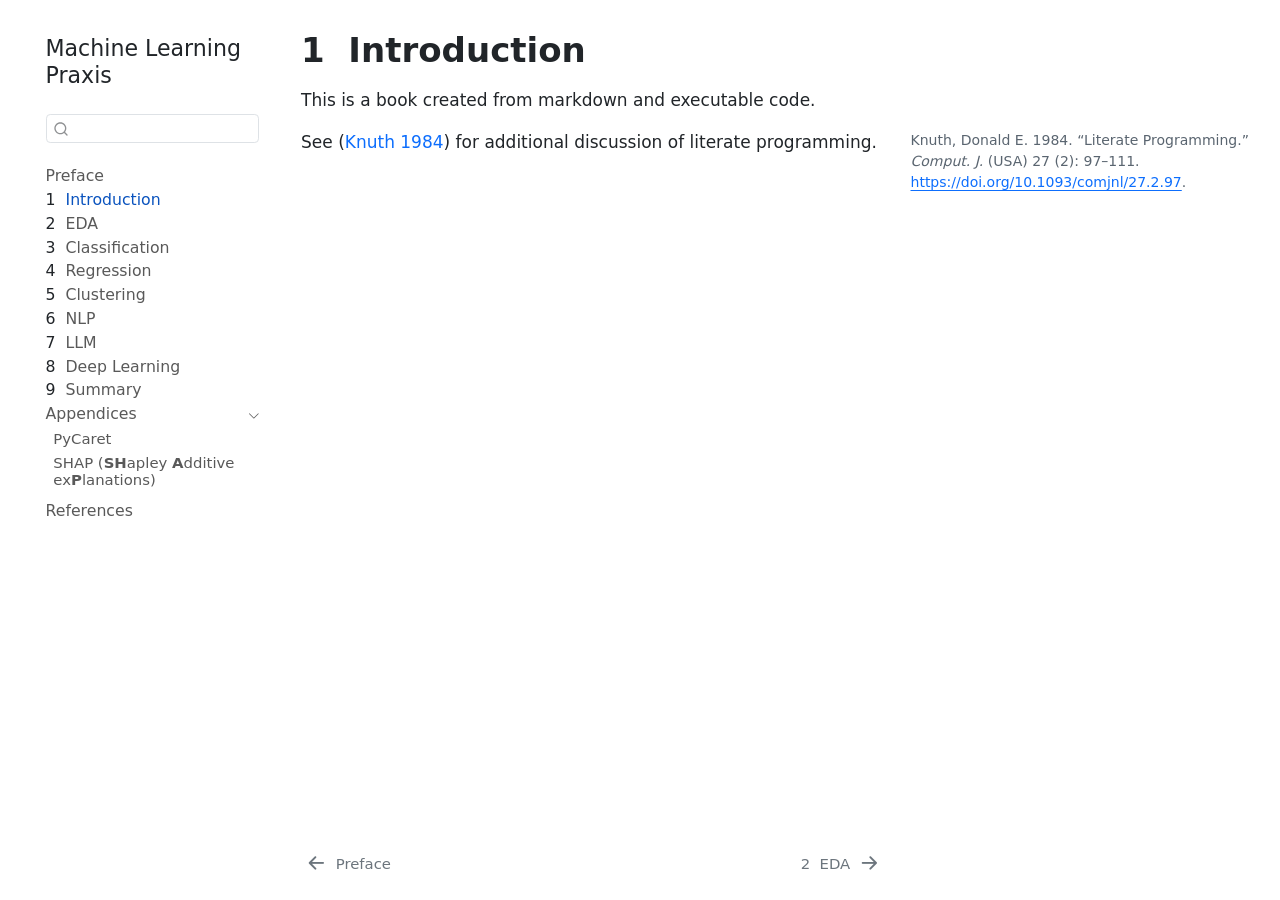
<file: _book/intro.html>
<!DOCTYPE html>
<html xmlns="http://www.w3.org/1999/xhtml" lang="en" xml:lang="en"><head>

<meta charset="utf-8">
<meta name="generator" content="quarto-1.10.18">

<meta name="viewport" content="width=device-width, initial-scale=1.0, user-scalable=yes">


<title>1&nbsp; Introduction – Machine Learning Praxis</title>
<style>
/* Default styles provided by pandoc.
** See https://pandoc.org/MANUAL.html#variables-for-html for config info.
*/
span.smallcaps{font-variant: small-caps;}
div.columns{display: flex; gap: 1.5em;}
div.column{flex: auto;}
@media screen {
div.columns{gap: min(4vw, 1.5em);}
div.column{overflow-x: auto;}
}
div.hanging-indent{margin-left: 1.5em; text-indent: -1.5em;}
ul.task-list{list-style: none;}
ul.task-list li input[type="checkbox"] {
  width: 0.8em;
  margin: 0 0.8em 0.2em -1em; /* quarto-specific, see https://github.com/quarto-dev/quarto-cli/issues/4556 */ 
  vertical-align: middle;
}
/* CSS for citations */
div.csl-bib-body { }
div.csl-entry {
  clear: both;
}
.hanging-indent div.csl-entry {
  margin-left:2em;
  text-indent:-2em;
}
div.csl-left-margin {
  min-width:2em;
  float:left;
}
div.csl-right-inline {
  margin-left:2em;
  padding-left:1em;
}
div.csl-indent {
  margin-left: 2em;
}</style>


<script src="site_libs/quarto-nav/quarto-nav.js"></script>
<script src="site_libs/quarto-nav/headroom.min.js"></script>
<script src="site_libs/clipboard/clipboard.min.js"></script>
<script src="site_libs/quarto-search/autocomplete.umd.js"></script>
<script src="site_libs/quarto-search/fuse.min.js"></script>
<script src="site_libs/quarto-search/quarto-search.js"></script>
<meta name="quarto:offset" content="./">
<link href="./eda.html" rel="next">
<link href="./index.html" rel="prev">
<script src="site_libs/quarto-html/quarto.js" type="module"></script>
<script src="site_libs/quarto-html/tabsets/tabsets.js" type="module"></script>
<script src="site_libs/quarto-html/popper.min.js"></script>
<script src="site_libs/quarto-html/tippy.umd.min.js"></script>
<script src="site_libs/quarto-html/anchor.min.js"></script>
<link href="site_libs/quarto-html/tippy.css" rel="stylesheet">
<link href="site_libs/quarto-html/quarto-syntax-highlighting-64a204ab8560d761af7679ceaba22944.css" rel="stylesheet" id="quarto-text-highlighting-styles">
<script src="site_libs/bootstrap/bootstrap.min.js"></script>
<link href="site_libs/bootstrap/bootstrap-icons.css" rel="stylesheet">
<link href="site_libs/bootstrap/bootstrap-4d36d114e982710028c61d0b9a7514a7.min.css" rel="stylesheet" append-hash="true" id="quarto-bootstrap" data-mode="light">
<script id="quarto-search-options" type="application/json">{
  "location": "sidebar",
  "copy-button": false,
  "collapse-after": 3,
  "panel-placement": "start",
  "type": "textbox",
  "limit": 50,
  "keyboard-shortcut": [
    "f",
    "/",
    "s"
  ],
  "show-item-context": false,
  "language": {
    "search-no-results-text": "No results",
    "search-matching-documents-text": "matching documents",
    "search-copy-link-title": "Copy link to search",
    "search-hide-matches-text": "Hide additional matches",
    "search-more-match-text": "more match in this document",
    "search-more-matches-text": "more matches in this document",
    "search-clear-button-title": "Clear",
    "search-text-placeholder": "",
    "search-detached-cancel-button-title": "Cancel",
    "search-submit-button-title": "Submit",
    "search-label": "Search"
  }
}</script>


</head>

<body class="nav-sidebar floating slimcontent quarto-light">

<div id="quarto-search-results"></div>
  <header id="quarto-header" class="headroom fixed-top">
  <nav class="quarto-secondary-nav">
    <div class="container-fluid d-flex">
      <button type="button" class="quarto-btn-toggle btn" data-bs-toggle="collapse" role="button" data-bs-target=".quarto-sidebar-collapse-item" aria-controls="quarto-sidebar" aria-expanded="false" aria-label="Toggle sidebar navigation" onclick="if (window.quartoToggleHeadroom) { window.quartoToggleHeadroom(); }">
        <i class="bi bi-layout-text-sidebar-reverse"></i>
      </button>
        <nav class="quarto-page-breadcrumbs" aria-label="breadcrumb"><ol class="breadcrumb"><li class="breadcrumb-item"><a href="./intro.html"><span class="chapter-number">1</span>&nbsp; <span class="chapter-title">Introduction</span></a></li></ol></nav>
        <a class="flex-grow-1" role="navigation" data-bs-toggle="collapse" data-bs-target=".quarto-sidebar-collapse-item" aria-controls="quarto-sidebar" aria-expanded="false" aria-label="Toggle sidebar navigation" onclick="if (window.quartoToggleHeadroom) { window.quartoToggleHeadroom(); }">      
        </a>
      <button type="button" class="btn quarto-search-button" aria-label="Search" onclick="window.quartoOpenSearch();">
        <i class="bi bi-search"></i>
      </button>
    </div>
  </nav>
</header>
<!-- content -->
<div id="quarto-content" class="quarto-container page-columns page-rows-contents page-layout-article">
<!-- sidebar -->
  <nav id="quarto-sidebar" class="sidebar collapse collapse-horizontal quarto-sidebar-collapse-item sidebar-navigation floating overflow-auto">
    <div class="pt-lg-2 mt-2 text-left sidebar-header">
    <div class="sidebar-title mb-0 py-0">
      <a href="./">Machine Learning Praxis</a> 
    </div>
      </div>
        <div class="mt-2 flex-shrink-0 align-items-center">
        <div class="sidebar-search">
        <div id="quarto-search" class="" title="Search"></div>
        </div>
        </div>
    <div class="sidebar-menu-container"> 
    <ul class="list-unstyled mt-1">
        <li class="sidebar-item">
  <div class="sidebar-item-container"> 
  <a href="./index.html" class="sidebar-item-text sidebar-link">
 <span class="menu-text">Preface</span></a>
  </div>
</li>
        <li class="sidebar-item">
  <div class="sidebar-item-container"> 
  <a href="./intro.html" class="sidebar-item-text sidebar-link active">
 <span class="menu-text"><span class="chapter-number">1</span>&nbsp; <span class="chapter-title">Introduction</span></span></a>
  </div>
</li>
        <li class="sidebar-item">
  <div class="sidebar-item-container"> 
  <a href="./eda.html" class="sidebar-item-text sidebar-link">
 <span class="menu-text"><span class="chapter-number">2</span>&nbsp; <span class="chapter-title">EDA</span></span></a>
  </div>
</li>
        <li class="sidebar-item">
  <div class="sidebar-item-container"> 
  <a href="./classification.html" class="sidebar-item-text sidebar-link">
 <span class="menu-text"><span class="chapter-number">3</span>&nbsp; <span class="chapter-title">Classification</span></span></a>
  </div>
</li>
        <li class="sidebar-item">
  <div class="sidebar-item-container"> 
  <a href="./regression.html" class="sidebar-item-text sidebar-link">
 <span class="menu-text"><span class="chapter-number">4</span>&nbsp; <span class="chapter-title">Regression</span></span></a>
  </div>
</li>
        <li class="sidebar-item">
  <div class="sidebar-item-container"> 
  <a href="./clustering.html" class="sidebar-item-text sidebar-link">
 <span class="menu-text"><span class="chapter-number">5</span>&nbsp; <span class="chapter-title">Clustering</span></span></a>
  </div>
</li>
        <li class="sidebar-item">
  <div class="sidebar-item-container"> 
  <a href="./nlp.html" class="sidebar-item-text sidebar-link">
 <span class="menu-text"><span class="chapter-number">6</span>&nbsp; <span class="chapter-title">NLP</span></span></a>
  </div>
</li>
        <li class="sidebar-item">
  <div class="sidebar-item-container"> 
  <a href="./llm.html" class="sidebar-item-text sidebar-link">
 <span class="menu-text"><span class="chapter-number">7</span>&nbsp; <span class="chapter-title">LLM</span></span></a>
  </div>
</li>
        <li class="sidebar-item">
  <div class="sidebar-item-container"> 
  <a href="./deepLearning.html" class="sidebar-item-text sidebar-link">
 <span class="menu-text"><span class="chapter-number">8</span>&nbsp; <span class="chapter-title">Deep Learning</span></span></a>
  </div>
</li>
        <li class="sidebar-item">
  <div class="sidebar-item-container"> 
  <a href="./summary.html" class="sidebar-item-text sidebar-link">
 <span class="menu-text"><span class="chapter-number">9</span>&nbsp; <span class="chapter-title">Summary</span></span></a>
  </div>
</li>
        <li class="sidebar-item sidebar-item-section">
      <div class="sidebar-item-container"> 
            <a class="sidebar-item-text sidebar-link text-start" data-bs-toggle="collapse" data-bs-target="#quarto-sidebar-section-1" role="navigation" aria-expanded="true">
 <span class="menu-text">Appendices</span></a>
          <a class="sidebar-item-toggle text-start" data-bs-toggle="collapse" data-bs-target="#quarto-sidebar-section-1" role="navigation" aria-expanded="true" aria-label="Toggle section">
            <i class="bi bi-chevron-right ms-2"></i>
          </a> 
      </div>
      <ul id="quarto-sidebar-section-1" class="collapse list-unstyled sidebar-section depth1 show">  
          <li class="sidebar-item">
  <div class="sidebar-item-container"> 
  <a href="./pycaret.html" class="sidebar-item-text sidebar-link">
 <span class="menu-text">PyCaret</span></a>
  </div>
</li>
          <li class="sidebar-item">
  <div class="sidebar-item-container"> 
  <a href="./shapley.html" class="sidebar-item-text sidebar-link">
 <span class="menu-text">SHAP (<strong>SH</strong>apley <strong>A</strong>dditive ex<strong>P</strong>lanations)</span></a>
  </div>
</li>
      </ul>
  </li>
        <li class="sidebar-item">
  <div class="sidebar-item-container"> 
  <a href="./references.html" class="sidebar-item-text sidebar-link">
 <span class="menu-text">References</span></a>
  </div>
</li>
    </ul>
    </div>
</nav>
<div id="quarto-sidebar-glass" class="quarto-sidebar-collapse-item" data-bs-toggle="collapse" data-bs-target=".quarto-sidebar-collapse-item"></div>
<!-- margin-sidebar -->
    <div id="quarto-margin-sidebar" class="sidebar margin-sidebar zindex-bottom">
        
    </div>
<!-- main -->
<main class="content page-columns page-full" id="quarto-document-content">

<header id="title-block-header" class="quarto-title-block default">
<div class="quarto-title">
<h1 class="title"><span class="chapter-number">1</span>&nbsp; <span class="chapter-title">Introduction</span></h1>
</div>



<div class="quarto-title-meta">

    
  
    
  </div>
  


</header>


<p>This is a book created from markdown and executable code.</p>
<p>See <span class="citation" data-cites="knuth84">(<a href="references.html#ref-knuth84" role="doc-biblioref">Knuth 1984</a>)</span> for additional discussion of literate programming.</p>


<div class="no-row-height column-margin column-container"><div id="ref-knuth84" class="csl-entry" role="listitem">
Knuth, Donald E. 1984. <span>“Literate Programming.”</span> <em>Comput. J.</em> (USA) 27 (2): 97–111. <a href="https://doi.org/10.1093/comjnl/27.2.97">https://doi.org/10.1093/comjnl/27.2.97</a>.
</div></div>

</main> <!-- /main -->
<script id="quarto-html-after-body" type="application/javascript">
  window.document.addEventListener("DOMContentLoaded", function (event) {
    const icon = "";
    const anchorJS = new window.AnchorJS();
    anchorJS.options = {
      placement: 'right',
      icon: icon
    };
    anchorJS.add('.anchored');
    const isCodeAnnotation = (el) => {
      for (const clz of el.classList) {
        if (clz.startsWith('code-annotation-')) {                     
          return true;
        }
      }
      return false;
    }
    const onCopySuccess = function(e) {
      // button target
      const button = e.trigger;
      // don't keep focus
      button.blur();
      // flash "checked"
      button.classList.add('code-copy-button-checked');
      var currentTitle = button.getAttribute("title");
      button.setAttribute("title", "Copied!");
      let tooltip;
      if (window.bootstrap) {
        button.setAttribute("data-bs-toggle", "tooltip");
        button.setAttribute("data-bs-placement", "left");
        button.setAttribute("data-bs-title", "Copied!");
        tooltip = new bootstrap.Tooltip(button, 
          { trigger: "manual", 
            customClass: "code-copy-button-tooltip",
            offset: [0, -8]});
        tooltip.show();    
      }
      setTimeout(function() {
        if (tooltip) {
          tooltip.hide();
          button.removeAttribute("data-bs-title");
          button.removeAttribute("data-bs-toggle");
          button.removeAttribute("data-bs-placement");
        }
        button.setAttribute("title", currentTitle);
        button.classList.remove('code-copy-button-checked');
      }, 1000);
      // clear code selection
      e.clearSelection();
    }
    const getTextToCopy = function(trigger) {
      const outerScaffold = trigger.parentElement.cloneNode(true);
      const codeEl = outerScaffold.querySelector('code');
      for (const childEl of codeEl.children) {
        if (isCodeAnnotation(childEl)) {
          childEl.remove();
        }
      }
      return codeEl.innerText;
    }
    const clipboard = new window.ClipboardJS('.code-copy-button:not([data-in-quarto-modal])', {
      text: getTextToCopy
    });
    clipboard.on('success', onCopySuccess);
    if (window.document.getElementById('quarto-embedded-source-code-modal')) {
      const clipboardModal = new window.ClipboardJS('.code-copy-button[data-in-quarto-modal]', {
        text: getTextToCopy,
        container: window.document.getElementById('quarto-embedded-source-code-modal')
      });
      clipboardModal.on('success', onCopySuccess);
    }
      var localhostRegex = new RegExp(/^(?:http|https):\/\/localhost\:?[0-9]*\//);
      var mailtoRegex = new RegExp(/^mailto:/);
        var filterRegex = new RegExp('/' + window.location.host + '/');
      var isInternal = (href) => {
          return filterRegex.test(href) || localhostRegex.test(href) || mailtoRegex.test(href);
      }
      // Inspect non-navigation links and adorn them if external
     var links = window.document.querySelectorAll('a[href]:not(.nav-link):not(.navbar-brand):not(.toc-action):not(.sidebar-link):not(.sidebar-item-toggle):not(.pagination-link):not(.no-external):not([aria-hidden]):not(.dropdown-item):not(.quarto-navigation-tool):not(.about-link)');
      for (var i=0; i<links.length; i++) {
        const link = links[i];
        if (!isInternal(link.href)) {
          // undo the damage that might have been done by quarto-nav.js in the case of
          // links that we want to consider external
          if (link.dataset.originalHref !== undefined) {
            link.href = link.dataset.originalHref;
          }
        }
      }
    function tippyHover(el, contentFn, onTriggerFn, onUntriggerFn) {
      const config = {
        allowHTML: true,
        maxWidth: 500,
        delay: 100,
        arrow: false,
        appendTo: function(el) {
            return el.parentElement;
        },
        interactive: true,
        interactiveBorder: 10,
        theme: 'quarto',
        placement: 'bottom-start',
      };
      if (contentFn) {
        config.content = contentFn;
      }
      if (onTriggerFn) {
        config.onTrigger = onTriggerFn;
      }
      if (onUntriggerFn) {
        config.onUntrigger = onUntriggerFn;
      }
      window.tippy(el, config); 
    }
    const noterefs = window.document.querySelectorAll('a[role="doc-noteref"]');
    for (var i=0; i<noterefs.length; i++) {
      const ref = noterefs[i];
      tippyHover(ref, function() {
        // use id or data attribute instead here
        let href = ref.getAttribute('data-footnote-href') || ref.getAttribute('href');
        try { href = new URL(href).hash; } catch {}
        const id = href.replace(/^#\/?/, "");
        const note = window.document.getElementById(id);
        if (note) {
          return note.innerHTML;
        } else {
          return "";
        }
      });
    }
    const xrefs = window.document.querySelectorAll('a.quarto-xref');
    const processXRef = (id, note) => {
      // Strip column container classes
      const stripColumnClz = (el) => {
        el.classList.remove("page-full", "page-columns");
        if (el.children) {
          for (const child of el.children) {
            stripColumnClz(child);
          }
        }
      }
      stripColumnClz(note)
      if (id === null || id.startsWith('sec-')) {
        // Special case sections, only their first couple elements
        const container = document.createElement("div");
        if (note.children && note.children.length > 2) {
          container.appendChild(note.children[0].cloneNode(true));
          for (let i = 1; i < note.children.length; i++) {
            const child = note.children[i];
            if (child.tagName === "P" && child.innerText === "") {
              continue;
            } else {
              container.appendChild(child.cloneNode(true));
              break;
            }
          }
          if (window.Quarto?.typesetMath) {
            window.Quarto.typesetMath(container);
          }
          return container.innerHTML
        } else {
          if (window.Quarto?.typesetMath) {
            window.Quarto.typesetMath(note);
          }
          return note.innerHTML;
        }
      } else {
        // Remove any anchor links if they are present
        const anchorLink = note.querySelector('a.anchorjs-link');
        if (anchorLink) {
          anchorLink.remove();
        }
        if (window.Quarto?.typesetMath) {
          window.Quarto.typesetMath(note);
        }
        if (note.classList.contains("callout")) {
          return note.outerHTML;
        } else {
          return note.innerHTML;
        }
      }
    }
    for (var i=0; i<xrefs.length; i++) {
      const xref = xrefs[i];
      tippyHover(xref, undefined, function(instance) {
        instance.disable();
        let url = xref.getAttribute('href');
        let hash = undefined; 
        if (url.startsWith('#')) {
          hash = url;
        } else {
          try { hash = new URL(url).hash; } catch {}
        }
        if (hash) {
          const id = hash.replace(/^#\/?/, "");
          const note = window.document.getElementById(id);
          if (note !== null) {
            try {
              const html = processXRef(id, note.cloneNode(true));
              instance.setContent(html);
            } finally {
              instance.enable();
              instance.show();
            }
          } else {
            // See if we can fetch this
            fetch(url.split('#')[0])
            .then(res => res.text())
            .then(html => {
              const parser = new DOMParser();
              const htmlDoc = parser.parseFromString(html, "text/html");
              const note = htmlDoc.getElementById(id);
              if (note !== null) {
                const html = processXRef(id, note);
                instance.setContent(html);
              } 
            }).finally(() => {
              instance.enable();
              instance.show();
            });
          }
        } else {
          // See if we can fetch a full url (with no hash to target)
          // This is a special case and we should probably do some content thinning / targeting
          fetch(url)
          .then(res => res.text())
          .then(html => {
            const parser = new DOMParser();
            const htmlDoc = parser.parseFromString(html, "text/html");
            const note = htmlDoc.querySelector('main.content');
            if (note !== null) {
              // This should only happen for chapter cross references
              // (since there is no id in the URL)
              // remove the first header
              if (note.children.length > 0 && note.children[0].tagName === "HEADER") {
                note.children[0].remove();
              }
              const html = processXRef(null, note);
              instance.setContent(html);
            } 
          }).finally(() => {
            instance.enable();
            instance.show();
          });
        }
      }, function(instance) {
      });
    }
        let selectedAnnoteEl;
        const selectorForAnnotation = ( cell, annotation) => {
          let cellAttr = 'data-code-cell="' + cell + '"';
          let lineAttr = 'data-code-annotation="' +  annotation + '"';
          const selector = 'span[' + cellAttr + '][' + lineAttr + ']';
          return selector;
        }
        const selectCodeLines = (annoteEl) => {
          const doc = window.document;
          const targetCell = annoteEl.getAttribute("data-target-cell");
          const targetAnnotation = annoteEl.getAttribute("data-target-annotation");
          const annoteSpan = window.document.querySelector(selectorForAnnotation(targetCell, targetAnnotation));
          const lines = annoteSpan.getAttribute("data-code-lines").split(",");
          const lineIds = lines.map((line) => {
            return targetCell + "-" + line;
          })
          let top = null;
          let height = null;
          let parent = null;
          if (lineIds.length > 0) {
              //compute the position of the single el (top and bottom and make a div)
              const el = window.document.getElementById(lineIds[0]);
              top = el.offsetTop;
              height = el.offsetHeight;
              parent = el.parentElement.parentElement;
            if (lineIds.length > 1) {
              const lastEl = window.document.getElementById(lineIds[lineIds.length - 1]);
              const bottom = lastEl.offsetTop + lastEl.offsetHeight;
              height = bottom - top;
            }
            if (top !== null && height !== null && parent !== null) {
              // cook up a div (if necessary) and position it 
              let div = window.document.getElementById("code-annotation-line-highlight");
              if (div === null) {
                div = window.document.createElement("div");
                div.setAttribute("id", "code-annotation-line-highlight");
                div.style.position = 'absolute';
                parent.appendChild(div);
              }
              div.style.top = top - 2 + "px";
              div.style.height = height + 4 + "px";
              div.style.left = 0;
              let gutterDiv = window.document.getElementById("code-annotation-line-highlight-gutter");
              if (gutterDiv === null) {
                gutterDiv = window.document.createElement("div");
                gutterDiv.setAttribute("id", "code-annotation-line-highlight-gutter");
                gutterDiv.style.position = 'absolute';
                const codeCell = window.document.getElementById(targetCell);
                const gutter = codeCell.querySelector('.code-annotation-gutter');
                gutter.appendChild(gutterDiv);
              }
              gutterDiv.style.top = top - 2 + "px";
              gutterDiv.style.height = height + 4 + "px";
            }
            selectedAnnoteEl = annoteEl;
          }
        };
        const unselectCodeLines = () => {
          const elementsIds = ["code-annotation-line-highlight", "code-annotation-line-highlight-gutter"];
          elementsIds.forEach((elId) => {
            const div = window.document.getElementById(elId);
            if (div) {
              div.remove();
            }
          });
          selectedAnnoteEl = undefined;
        };
          // Handle positioning of the toggle
      window.addEventListener(
        "resize",
        throttle(() => {
          elRect = undefined;
          if (selectedAnnoteEl) {
            selectCodeLines(selectedAnnoteEl);
          }
        }, 10)
      );
      function throttle(fn, ms) {
      let throttle = false;
      let timer;
        return (...args) => {
          if(!throttle) { // first call gets through
              fn.apply(this, args);
              throttle = true;
          } else { // all the others get throttled
              if(timer) clearTimeout(timer); // cancel #2
              timer = setTimeout(() => {
                fn.apply(this, args);
                timer = throttle = false;
              }, ms);
          }
        };
      }
        // Attach click handler to the DT
        const annoteDls = window.document.querySelectorAll('dt[data-target-cell]');
        for (const annoteDlNode of annoteDls) {
          annoteDlNode.addEventListener('click', (event) => {
            const clickedEl = event.target;
            if (clickedEl !== selectedAnnoteEl) {
              unselectCodeLines();
              const activeEl = window.document.querySelector('dt[data-target-cell].code-annotation-active');
              if (activeEl) {
                activeEl.classList.remove('code-annotation-active');
              }
              selectCodeLines(clickedEl);
              clickedEl.classList.add('code-annotation-active');
            } else {
              // Unselect the line
              unselectCodeLines();
              clickedEl.classList.remove('code-annotation-active');
            }
          });
        }
    const findCites = (el) => {
      const parentEl = el.parentElement;
      if (parentEl) {
        const cites = parentEl.dataset.cites;
        if (cites) {
          return {
            el,
            cites: cites.split(' ')
          };
        } else {
          return findCites(el.parentElement)
        }
      } else {
        return undefined;
      }
    };
    var bibliorefs = window.document.querySelectorAll('a[role="doc-biblioref"]');
    for (var i=0; i<bibliorefs.length; i++) {
      const ref = bibliorefs[i];
      const citeInfo = findCites(ref);
      if (citeInfo) {
        tippyHover(citeInfo.el, function() {
          var popup = window.document.createElement('div');
          citeInfo.cites.forEach(function(cite) {
            var citeDiv = window.document.createElement('div');
            citeDiv.classList.add('hanging-indent');
            citeDiv.classList.add('csl-entry');
            var biblioDiv = window.document.getElementById('ref-' + cite);
            if (biblioDiv) {
              citeDiv.innerHTML = biblioDiv.innerHTML;
            }
            popup.appendChild(citeDiv);
          });
          return popup.innerHTML;
        });
      }
    }
  });
  </script>
<nav class="page-navigation">
  <div class="nav-page nav-page-previous">
      <a href="./index.html" class="pagination-link" aria-label="Preface">
        <i class="bi bi-arrow-left-short"></i> <span class="nav-page-text">Preface</span>
      </a>          
  </div>
  <div class="nav-page nav-page-next">
      <a href="./eda.html" class="pagination-link" aria-label="EDA">
        <span class="nav-page-text"><span class="chapter-number">2</span>&nbsp; <span class="chapter-title">EDA</span></span> <i class="bi bi-arrow-right-short"></i>
      </a>
  </div>
</nav>
</div> <!-- /content -->




</body></html>
</file>
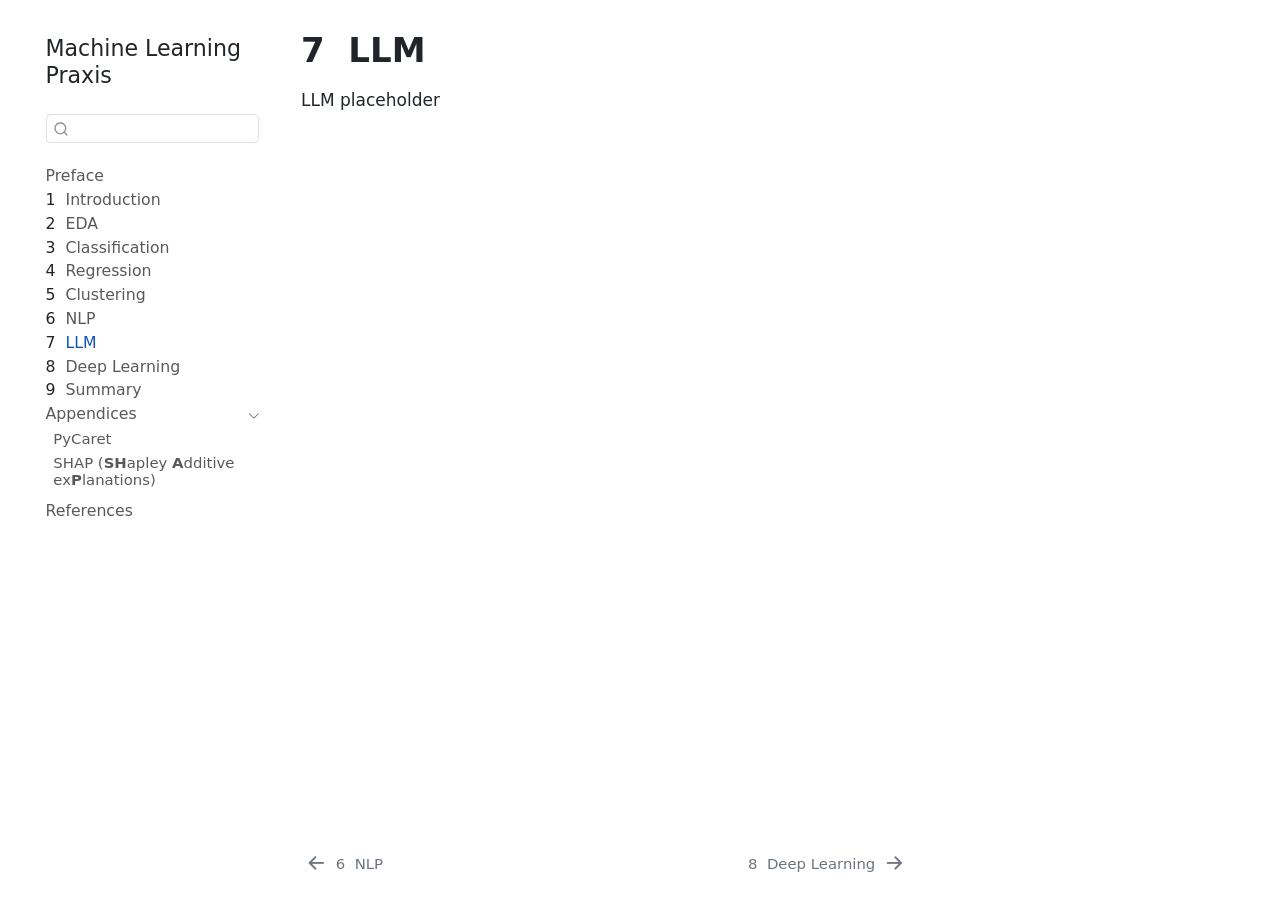
<file: _book/llm.html>
<!DOCTYPE html>
<html xmlns="http://www.w3.org/1999/xhtml" lang="en" xml:lang="en"><head>

<meta charset="utf-8">
<meta name="generator" content="quarto-1.10.18">

<meta name="viewport" content="width=device-width, initial-scale=1.0, user-scalable=yes">


<title>7&nbsp; LLM – Machine Learning Praxis</title>
<style>
/* Default styles provided by pandoc.
** See https://pandoc.org/MANUAL.html#variables-for-html for config info.
*/
span.smallcaps{font-variant: small-caps;}
div.columns{display: flex; gap: 1.5em;}
div.column{flex: auto;}
@media screen {
div.columns{gap: min(4vw, 1.5em);}
div.column{overflow-x: auto;}
}
div.hanging-indent{margin-left: 1.5em; text-indent: -1.5em;}
ul.task-list{list-style: none;}
ul.task-list li input[type="checkbox"] {
  width: 0.8em;
  margin: 0 0.8em 0.2em -1em; /* quarto-specific, see https://github.com/quarto-dev/quarto-cli/issues/4556 */ 
  vertical-align: middle;
}
</style>


<script src="site_libs/quarto-nav/quarto-nav.js"></script>
<script src="site_libs/quarto-nav/headroom.min.js"></script>
<script src="site_libs/clipboard/clipboard.min.js"></script>
<script src="site_libs/quarto-search/autocomplete.umd.js"></script>
<script src="site_libs/quarto-search/fuse.min.js"></script>
<script src="site_libs/quarto-search/quarto-search.js"></script>
<meta name="quarto:offset" content="./">
<link href="./deepLearning.html" rel="next">
<link href="./nlp.html" rel="prev">
<script src="site_libs/quarto-html/quarto.js" type="module"></script>
<script src="site_libs/quarto-html/tabsets/tabsets.js" type="module"></script>
<script src="site_libs/quarto-html/popper.min.js"></script>
<script src="site_libs/quarto-html/tippy.umd.min.js"></script>
<script src="site_libs/quarto-html/anchor.min.js"></script>
<link href="site_libs/quarto-html/tippy.css" rel="stylesheet">
<link href="site_libs/quarto-html/quarto-syntax-highlighting-64a204ab8560d761af7679ceaba22944.css" rel="stylesheet" id="quarto-text-highlighting-styles">
<script src="site_libs/bootstrap/bootstrap.min.js"></script>
<link href="site_libs/bootstrap/bootstrap-icons.css" rel="stylesheet">
<link href="site_libs/bootstrap/bootstrap-4d36d114e982710028c61d0b9a7514a7.min.css" rel="stylesheet" append-hash="true" id="quarto-bootstrap" data-mode="light">
<script id="quarto-search-options" type="application/json">{
  "location": "sidebar",
  "copy-button": false,
  "collapse-after": 3,
  "panel-placement": "start",
  "type": "textbox",
  "limit": 50,
  "keyboard-shortcut": [
    "f",
    "/",
    "s"
  ],
  "show-item-context": false,
  "language": {
    "search-no-results-text": "No results",
    "search-matching-documents-text": "matching documents",
    "search-copy-link-title": "Copy link to search",
    "search-hide-matches-text": "Hide additional matches",
    "search-more-match-text": "more match in this document",
    "search-more-matches-text": "more matches in this document",
    "search-clear-button-title": "Clear",
    "search-text-placeholder": "",
    "search-detached-cancel-button-title": "Cancel",
    "search-submit-button-title": "Submit",
    "search-label": "Search"
  }
}</script>


</head>

<body class="nav-sidebar floating quarto-light">

<div id="quarto-search-results"></div>
  <header id="quarto-header" class="headroom fixed-top">
  <nav class="quarto-secondary-nav">
    <div class="container-fluid d-flex">
      <button type="button" class="quarto-btn-toggle btn" data-bs-toggle="collapse" role="button" data-bs-target=".quarto-sidebar-collapse-item" aria-controls="quarto-sidebar" aria-expanded="false" aria-label="Toggle sidebar navigation" onclick="if (window.quartoToggleHeadroom) { window.quartoToggleHeadroom(); }">
        <i class="bi bi-layout-text-sidebar-reverse"></i>
      </button>
        <nav class="quarto-page-breadcrumbs" aria-label="breadcrumb"><ol class="breadcrumb"><li class="breadcrumb-item"><a href="./llm.html"><span class="chapter-number">7</span>&nbsp; <span class="chapter-title">LLM</span></a></li></ol></nav>
        <a class="flex-grow-1" role="navigation" data-bs-toggle="collapse" data-bs-target=".quarto-sidebar-collapse-item" aria-controls="quarto-sidebar" aria-expanded="false" aria-label="Toggle sidebar navigation" onclick="if (window.quartoToggleHeadroom) { window.quartoToggleHeadroom(); }">      
        </a>
      <button type="button" class="btn quarto-search-button" aria-label="Search" onclick="window.quartoOpenSearch();">
        <i class="bi bi-search"></i>
      </button>
    </div>
  </nav>
</header>
<!-- content -->
<div id="quarto-content" class="quarto-container page-columns page-rows-contents page-layout-article">
<!-- sidebar -->
  <nav id="quarto-sidebar" class="sidebar collapse collapse-horizontal quarto-sidebar-collapse-item sidebar-navigation floating overflow-auto">
    <div class="pt-lg-2 mt-2 text-left sidebar-header">
    <div class="sidebar-title mb-0 py-0">
      <a href="./">Machine Learning Praxis</a> 
    </div>
      </div>
        <div class="mt-2 flex-shrink-0 align-items-center">
        <div class="sidebar-search">
        <div id="quarto-search" class="" title="Search"></div>
        </div>
        </div>
    <div class="sidebar-menu-container"> 
    <ul class="list-unstyled mt-1">
        <li class="sidebar-item">
  <div class="sidebar-item-container"> 
  <a href="./index.html" class="sidebar-item-text sidebar-link">
 <span class="menu-text">Preface</span></a>
  </div>
</li>
        <li class="sidebar-item">
  <div class="sidebar-item-container"> 
  <a href="./intro.html" class="sidebar-item-text sidebar-link">
 <span class="menu-text"><span class="chapter-number">1</span>&nbsp; <span class="chapter-title">Introduction</span></span></a>
  </div>
</li>
        <li class="sidebar-item">
  <div class="sidebar-item-container"> 
  <a href="./eda.html" class="sidebar-item-text sidebar-link">
 <span class="menu-text"><span class="chapter-number">2</span>&nbsp; <span class="chapter-title">EDA</span></span></a>
  </div>
</li>
        <li class="sidebar-item">
  <div class="sidebar-item-container"> 
  <a href="./classification.html" class="sidebar-item-text sidebar-link">
 <span class="menu-text"><span class="chapter-number">3</span>&nbsp; <span class="chapter-title">Classification</span></span></a>
  </div>
</li>
        <li class="sidebar-item">
  <div class="sidebar-item-container"> 
  <a href="./regression.html" class="sidebar-item-text sidebar-link">
 <span class="menu-text"><span class="chapter-number">4</span>&nbsp; <span class="chapter-title">Regression</span></span></a>
  </div>
</li>
        <li class="sidebar-item">
  <div class="sidebar-item-container"> 
  <a href="./clustering.html" class="sidebar-item-text sidebar-link">
 <span class="menu-text"><span class="chapter-number">5</span>&nbsp; <span class="chapter-title">Clustering</span></span></a>
  </div>
</li>
        <li class="sidebar-item">
  <div class="sidebar-item-container"> 
  <a href="./nlp.html" class="sidebar-item-text sidebar-link">
 <span class="menu-text"><span class="chapter-number">6</span>&nbsp; <span class="chapter-title">NLP</span></span></a>
  </div>
</li>
        <li class="sidebar-item">
  <div class="sidebar-item-container"> 
  <a href="./llm.html" class="sidebar-item-text sidebar-link active">
 <span class="menu-text"><span class="chapter-number">7</span>&nbsp; <span class="chapter-title">LLM</span></span></a>
  </div>
</li>
        <li class="sidebar-item">
  <div class="sidebar-item-container"> 
  <a href="./deepLearning.html" class="sidebar-item-text sidebar-link">
 <span class="menu-text"><span class="chapter-number">8</span>&nbsp; <span class="chapter-title">Deep Learning</span></span></a>
  </div>
</li>
        <li class="sidebar-item">
  <div class="sidebar-item-container"> 
  <a href="./summary.html" class="sidebar-item-text sidebar-link">
 <span class="menu-text"><span class="chapter-number">9</span>&nbsp; <span class="chapter-title">Summary</span></span></a>
  </div>
</li>
        <li class="sidebar-item sidebar-item-section">
      <div class="sidebar-item-container"> 
            <a class="sidebar-item-text sidebar-link text-start" data-bs-toggle="collapse" data-bs-target="#quarto-sidebar-section-1" role="navigation" aria-expanded="true">
 <span class="menu-text">Appendices</span></a>
          <a class="sidebar-item-toggle text-start" data-bs-toggle="collapse" data-bs-target="#quarto-sidebar-section-1" role="navigation" aria-expanded="true" aria-label="Toggle section">
            <i class="bi bi-chevron-right ms-2"></i>
          </a> 
      </div>
      <ul id="quarto-sidebar-section-1" class="collapse list-unstyled sidebar-section depth1 show">  
          <li class="sidebar-item">
  <div class="sidebar-item-container"> 
  <a href="./pycaret.html" class="sidebar-item-text sidebar-link">
 <span class="menu-text">PyCaret</span></a>
  </div>
</li>
          <li class="sidebar-item">
  <div class="sidebar-item-container"> 
  <a href="./shapley.html" class="sidebar-item-text sidebar-link">
 <span class="menu-text">SHAP (<strong>SH</strong>apley <strong>A</strong>dditive ex<strong>P</strong>lanations)</span></a>
  </div>
</li>
      </ul>
  </li>
        <li class="sidebar-item">
  <div class="sidebar-item-container"> 
  <a href="./references.html" class="sidebar-item-text sidebar-link">
 <span class="menu-text">References</span></a>
  </div>
</li>
    </ul>
    </div>
</nav>
<div id="quarto-sidebar-glass" class="quarto-sidebar-collapse-item" data-bs-toggle="collapse" data-bs-target=".quarto-sidebar-collapse-item"></div>
<!-- margin-sidebar -->
    <div id="quarto-margin-sidebar" class="sidebar margin-sidebar zindex-bottom">
        
    </div>
<!-- main -->
<main class="content" id="quarto-document-content">

<header id="title-block-header" class="quarto-title-block default">
<div class="quarto-title">
<h1 class="title"><span class="chapter-number">7</span>&nbsp; <span class="chapter-title">LLM</span></h1>
</div>



<div class="quarto-title-meta">

    
  
    
  </div>
  


</header>


<p>LLM placeholder</p>



</main> <!-- /main -->
<script id="quarto-html-after-body" type="application/javascript">
  window.document.addEventListener("DOMContentLoaded", function (event) {
    const icon = "";
    const anchorJS = new window.AnchorJS();
    anchorJS.options = {
      placement: 'right',
      icon: icon
    };
    anchorJS.add('.anchored');
    const isCodeAnnotation = (el) => {
      for (const clz of el.classList) {
        if (clz.startsWith('code-annotation-')) {                     
          return true;
        }
      }
      return false;
    }
    const onCopySuccess = function(e) {
      // button target
      const button = e.trigger;
      // don't keep focus
      button.blur();
      // flash "checked"
      button.classList.add('code-copy-button-checked');
      var currentTitle = button.getAttribute("title");
      button.setAttribute("title", "Copied!");
      let tooltip;
      if (window.bootstrap) {
        button.setAttribute("data-bs-toggle", "tooltip");
        button.setAttribute("data-bs-placement", "left");
        button.setAttribute("data-bs-title", "Copied!");
        tooltip = new bootstrap.Tooltip(button, 
          { trigger: "manual", 
            customClass: "code-copy-button-tooltip",
            offset: [0, -8]});
        tooltip.show();    
      }
      setTimeout(function() {
        if (tooltip) {
          tooltip.hide();
          button.removeAttribute("data-bs-title");
          button.removeAttribute("data-bs-toggle");
          button.removeAttribute("data-bs-placement");
        }
        button.setAttribute("title", currentTitle);
        button.classList.remove('code-copy-button-checked');
      }, 1000);
      // clear code selection
      e.clearSelection();
    }
    const getTextToCopy = function(trigger) {
      const outerScaffold = trigger.parentElement.cloneNode(true);
      const codeEl = outerScaffold.querySelector('code');
      for (const childEl of codeEl.children) {
        if (isCodeAnnotation(childEl)) {
          childEl.remove();
        }
      }
      return codeEl.innerText;
    }
    const clipboard = new window.ClipboardJS('.code-copy-button:not([data-in-quarto-modal])', {
      text: getTextToCopy
    });
    clipboard.on('success', onCopySuccess);
    if (window.document.getElementById('quarto-embedded-source-code-modal')) {
      const clipboardModal = new window.ClipboardJS('.code-copy-button[data-in-quarto-modal]', {
        text: getTextToCopy,
        container: window.document.getElementById('quarto-embedded-source-code-modal')
      });
      clipboardModal.on('success', onCopySuccess);
    }
      var localhostRegex = new RegExp(/^(?:http|https):\/\/localhost\:?[0-9]*\//);
      var mailtoRegex = new RegExp(/^mailto:/);
        var filterRegex = new RegExp('/' + window.location.host + '/');
      var isInternal = (href) => {
          return filterRegex.test(href) || localhostRegex.test(href) || mailtoRegex.test(href);
      }
      // Inspect non-navigation links and adorn them if external
     var links = window.document.querySelectorAll('a[href]:not(.nav-link):not(.navbar-brand):not(.toc-action):not(.sidebar-link):not(.sidebar-item-toggle):not(.pagination-link):not(.no-external):not([aria-hidden]):not(.dropdown-item):not(.quarto-navigation-tool):not(.about-link)');
      for (var i=0; i<links.length; i++) {
        const link = links[i];
        if (!isInternal(link.href)) {
          // undo the damage that might have been done by quarto-nav.js in the case of
          // links that we want to consider external
          if (link.dataset.originalHref !== undefined) {
            link.href = link.dataset.originalHref;
          }
        }
      }
    function tippyHover(el, contentFn, onTriggerFn, onUntriggerFn) {
      const config = {
        allowHTML: true,
        maxWidth: 500,
        delay: 100,
        arrow: false,
        appendTo: function(el) {
            return el.parentElement;
        },
        interactive: true,
        interactiveBorder: 10,
        theme: 'quarto',
        placement: 'bottom-start',
      };
      if (contentFn) {
        config.content = contentFn;
      }
      if (onTriggerFn) {
        config.onTrigger = onTriggerFn;
      }
      if (onUntriggerFn) {
        config.onUntrigger = onUntriggerFn;
      }
      window.tippy(el, config); 
    }
    const noterefs = window.document.querySelectorAll('a[role="doc-noteref"]');
    for (var i=0; i<noterefs.length; i++) {
      const ref = noterefs[i];
      tippyHover(ref, function() {
        // use id or data attribute instead here
        let href = ref.getAttribute('data-footnote-href') || ref.getAttribute('href');
        try { href = new URL(href).hash; } catch {}
        const id = href.replace(/^#\/?/, "");
        const note = window.document.getElementById(id);
        if (note) {
          return note.innerHTML;
        } else {
          return "";
        }
      });
    }
    const xrefs = window.document.querySelectorAll('a.quarto-xref');
    const processXRef = (id, note) => {
      // Strip column container classes
      const stripColumnClz = (el) => {
        el.classList.remove("page-full", "page-columns");
        if (el.children) {
          for (const child of el.children) {
            stripColumnClz(child);
          }
        }
      }
      stripColumnClz(note)
      if (id === null || id.startsWith('sec-')) {
        // Special case sections, only their first couple elements
        const container = document.createElement("div");
        if (note.children && note.children.length > 2) {
          container.appendChild(note.children[0].cloneNode(true));
          for (let i = 1; i < note.children.length; i++) {
            const child = note.children[i];
            if (child.tagName === "P" && child.innerText === "") {
              continue;
            } else {
              container.appendChild(child.cloneNode(true));
              break;
            }
          }
          if (window.Quarto?.typesetMath) {
            window.Quarto.typesetMath(container);
          }
          return container.innerHTML
        } else {
          if (window.Quarto?.typesetMath) {
            window.Quarto.typesetMath(note);
          }
          return note.innerHTML;
        }
      } else {
        // Remove any anchor links if they are present
        const anchorLink = note.querySelector('a.anchorjs-link');
        if (anchorLink) {
          anchorLink.remove();
        }
        if (window.Quarto?.typesetMath) {
          window.Quarto.typesetMath(note);
        }
        if (note.classList.contains("callout")) {
          return note.outerHTML;
        } else {
          return note.innerHTML;
        }
      }
    }
    for (var i=0; i<xrefs.length; i++) {
      const xref = xrefs[i];
      tippyHover(xref, undefined, function(instance) {
        instance.disable();
        let url = xref.getAttribute('href');
        let hash = undefined; 
        if (url.startsWith('#')) {
          hash = url;
        } else {
          try { hash = new URL(url).hash; } catch {}
        }
        if (hash) {
          const id = hash.replace(/^#\/?/, "");
          const note = window.document.getElementById(id);
          if (note !== null) {
            try {
              const html = processXRef(id, note.cloneNode(true));
              instance.setContent(html);
            } finally {
              instance.enable();
              instance.show();
            }
          } else {
            // See if we can fetch this
            fetch(url.split('#')[0])
            .then(res => res.text())
            .then(html => {
              const parser = new DOMParser();
              const htmlDoc = parser.parseFromString(html, "text/html");
              const note = htmlDoc.getElementById(id);
              if (note !== null) {
                const html = processXRef(id, note);
                instance.setContent(html);
              } 
            }).finally(() => {
              instance.enable();
              instance.show();
            });
          }
        } else {
          // See if we can fetch a full url (with no hash to target)
          // This is a special case and we should probably do some content thinning / targeting
          fetch(url)
          .then(res => res.text())
          .then(html => {
            const parser = new DOMParser();
            const htmlDoc = parser.parseFromString(html, "text/html");
            const note = htmlDoc.querySelector('main.content');
            if (note !== null) {
              // This should only happen for chapter cross references
              // (since there is no id in the URL)
              // remove the first header
              if (note.children.length > 0 && note.children[0].tagName === "HEADER") {
                note.children[0].remove();
              }
              const html = processXRef(null, note);
              instance.setContent(html);
            } 
          }).finally(() => {
            instance.enable();
            instance.show();
          });
        }
      }, function(instance) {
      });
    }
        let selectedAnnoteEl;
        const selectorForAnnotation = ( cell, annotation) => {
          let cellAttr = 'data-code-cell="' + cell + '"';
          let lineAttr = 'data-code-annotation="' +  annotation + '"';
          const selector = 'span[' + cellAttr + '][' + lineAttr + ']';
          return selector;
        }
        const selectCodeLines = (annoteEl) => {
          const doc = window.document;
          const targetCell = annoteEl.getAttribute("data-target-cell");
          const targetAnnotation = annoteEl.getAttribute("data-target-annotation");
          const annoteSpan = window.document.querySelector(selectorForAnnotation(targetCell, targetAnnotation));
          const lines = annoteSpan.getAttribute("data-code-lines").split(",");
          const lineIds = lines.map((line) => {
            return targetCell + "-" + line;
          })
          let top = null;
          let height = null;
          let parent = null;
          if (lineIds.length > 0) {
              //compute the position of the single el (top and bottom and make a div)
              const el = window.document.getElementById(lineIds[0]);
              top = el.offsetTop;
              height = el.offsetHeight;
              parent = el.parentElement.parentElement;
            if (lineIds.length > 1) {
              const lastEl = window.document.getElementById(lineIds[lineIds.length - 1]);
              const bottom = lastEl.offsetTop + lastEl.offsetHeight;
              height = bottom - top;
            }
            if (top !== null && height !== null && parent !== null) {
              // cook up a div (if necessary) and position it 
              let div = window.document.getElementById("code-annotation-line-highlight");
              if (div === null) {
                div = window.document.createElement("div");
                div.setAttribute("id", "code-annotation-line-highlight");
                div.style.position = 'absolute';
                parent.appendChild(div);
              }
              div.style.top = top - 2 + "px";
              div.style.height = height + 4 + "px";
              div.style.left = 0;
              let gutterDiv = window.document.getElementById("code-annotation-line-highlight-gutter");
              if (gutterDiv === null) {
                gutterDiv = window.document.createElement("div");
                gutterDiv.setAttribute("id", "code-annotation-line-highlight-gutter");
                gutterDiv.style.position = 'absolute';
                const codeCell = window.document.getElementById(targetCell);
                const gutter = codeCell.querySelector('.code-annotation-gutter');
                gutter.appendChild(gutterDiv);
              }
              gutterDiv.style.top = top - 2 + "px";
              gutterDiv.style.height = height + 4 + "px";
            }
            selectedAnnoteEl = annoteEl;
          }
        };
        const unselectCodeLines = () => {
          const elementsIds = ["code-annotation-line-highlight", "code-annotation-line-highlight-gutter"];
          elementsIds.forEach((elId) => {
            const div = window.document.getElementById(elId);
            if (div) {
              div.remove();
            }
          });
          selectedAnnoteEl = undefined;
        };
          // Handle positioning of the toggle
      window.addEventListener(
        "resize",
        throttle(() => {
          elRect = undefined;
          if (selectedAnnoteEl) {
            selectCodeLines(selectedAnnoteEl);
          }
        }, 10)
      );
      function throttle(fn, ms) {
      let throttle = false;
      let timer;
        return (...args) => {
          if(!throttle) { // first call gets through
              fn.apply(this, args);
              throttle = true;
          } else { // all the others get throttled
              if(timer) clearTimeout(timer); // cancel #2
              timer = setTimeout(() => {
                fn.apply(this, args);
                timer = throttle = false;
              }, ms);
          }
        };
      }
        // Attach click handler to the DT
        const annoteDls = window.document.querySelectorAll('dt[data-target-cell]');
        for (const annoteDlNode of annoteDls) {
          annoteDlNode.addEventListener('click', (event) => {
            const clickedEl = event.target;
            if (clickedEl !== selectedAnnoteEl) {
              unselectCodeLines();
              const activeEl = window.document.querySelector('dt[data-target-cell].code-annotation-active');
              if (activeEl) {
                activeEl.classList.remove('code-annotation-active');
              }
              selectCodeLines(clickedEl);
              clickedEl.classList.add('code-annotation-active');
            } else {
              // Unselect the line
              unselectCodeLines();
              clickedEl.classList.remove('code-annotation-active');
            }
          });
        }
    const findCites = (el) => {
      const parentEl = el.parentElement;
      if (parentEl) {
        const cites = parentEl.dataset.cites;
        if (cites) {
          return {
            el,
            cites: cites.split(' ')
          };
        } else {
          return findCites(el.parentElement)
        }
      } else {
        return undefined;
      }
    };
    var bibliorefs = window.document.querySelectorAll('a[role="doc-biblioref"]');
    for (var i=0; i<bibliorefs.length; i++) {
      const ref = bibliorefs[i];
      const citeInfo = findCites(ref);
      if (citeInfo) {
        tippyHover(citeInfo.el, function() {
          var popup = window.document.createElement('div');
          citeInfo.cites.forEach(function(cite) {
            var citeDiv = window.document.createElement('div');
            citeDiv.classList.add('hanging-indent');
            citeDiv.classList.add('csl-entry');
            var biblioDiv = window.document.getElementById('ref-' + cite);
            if (biblioDiv) {
              citeDiv.innerHTML = biblioDiv.innerHTML;
            }
            popup.appendChild(citeDiv);
          });
          return popup.innerHTML;
        });
      }
    }
  });
  </script>
<nav class="page-navigation">
  <div class="nav-page nav-page-previous">
      <a href="./nlp.html" class="pagination-link" aria-label="NLP">
        <i class="bi bi-arrow-left-short"></i> <span class="nav-page-text"><span class="chapter-number">6</span>&nbsp; <span class="chapter-title">NLP</span></span>
      </a>          
  </div>
  <div class="nav-page nav-page-next">
      <a href="./deepLearning.html" class="pagination-link" aria-label="Deep Learning">
        <span class="nav-page-text"><span class="chapter-number">8</span>&nbsp; <span class="chapter-title">Deep Learning</span></span> <i class="bi bi-arrow-right-short"></i>
      </a>
  </div>
</nav>
</div> <!-- /content -->




</body></html>
</file>
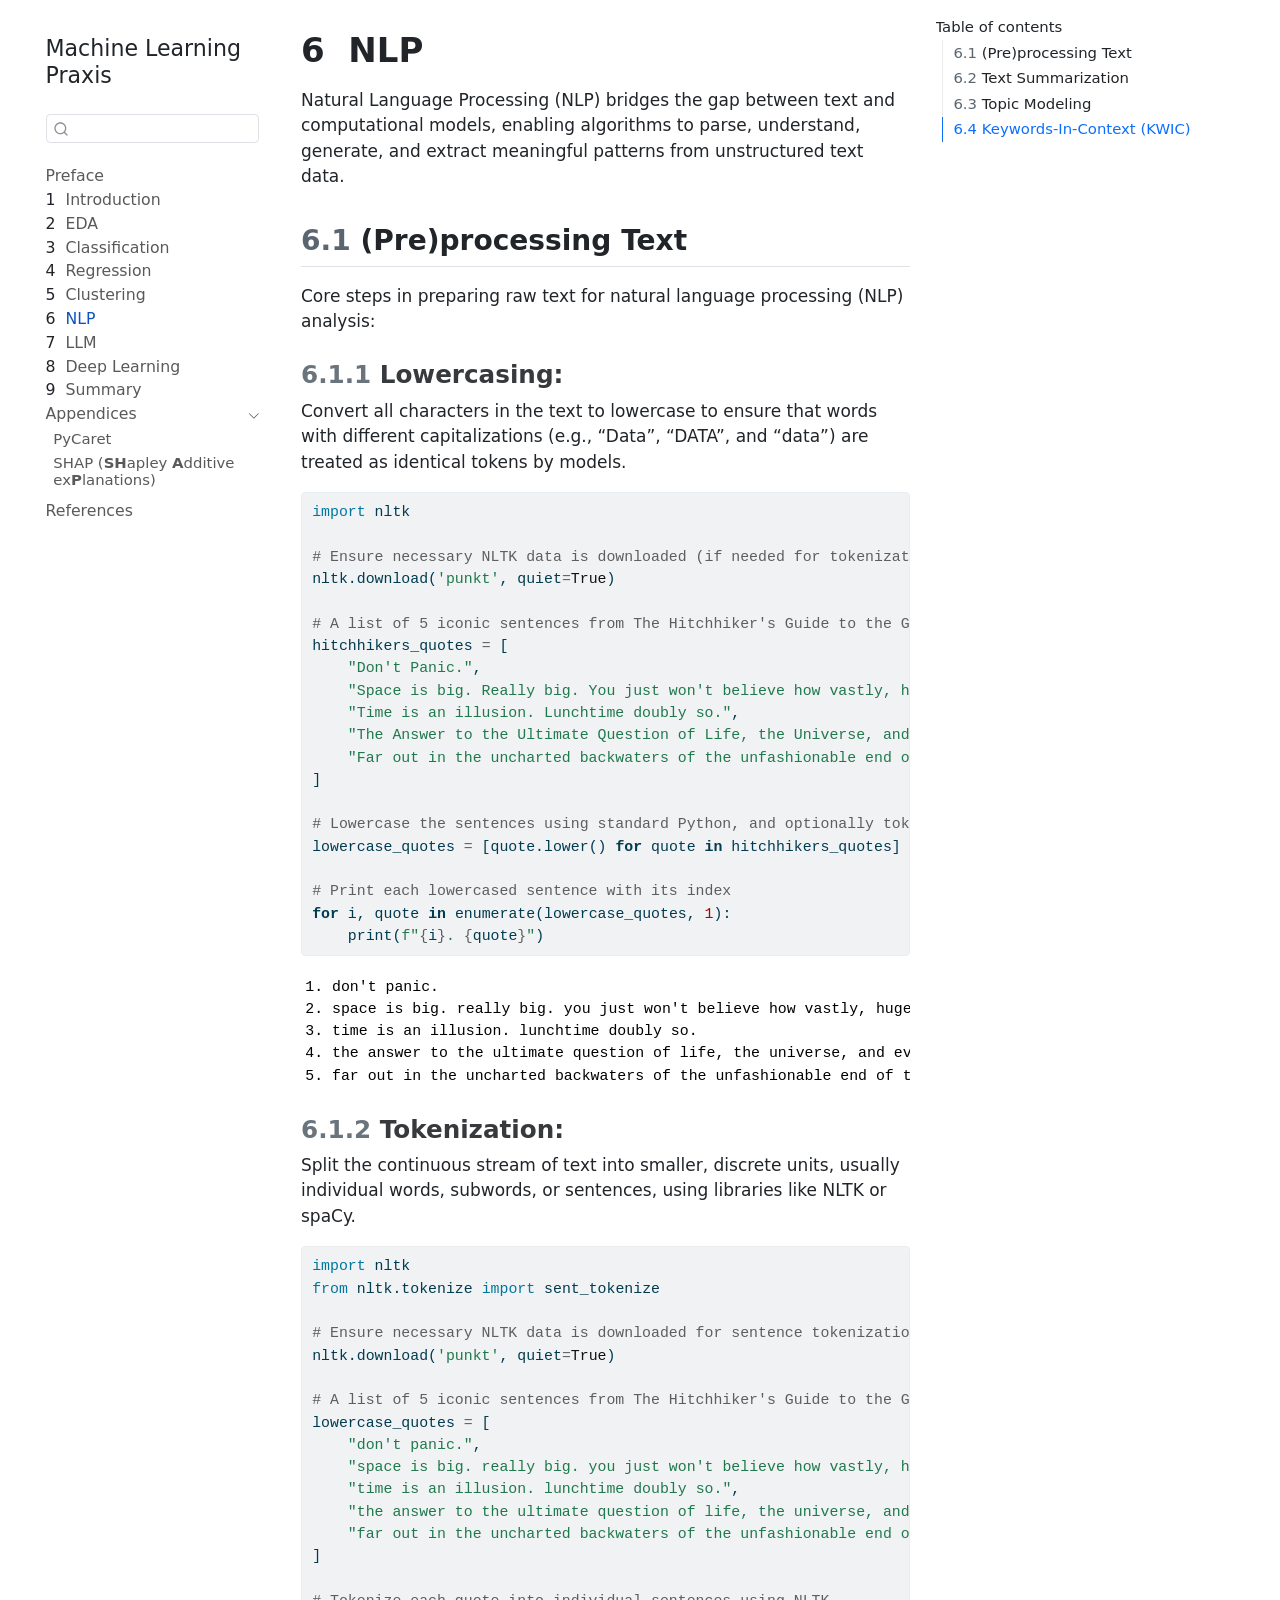
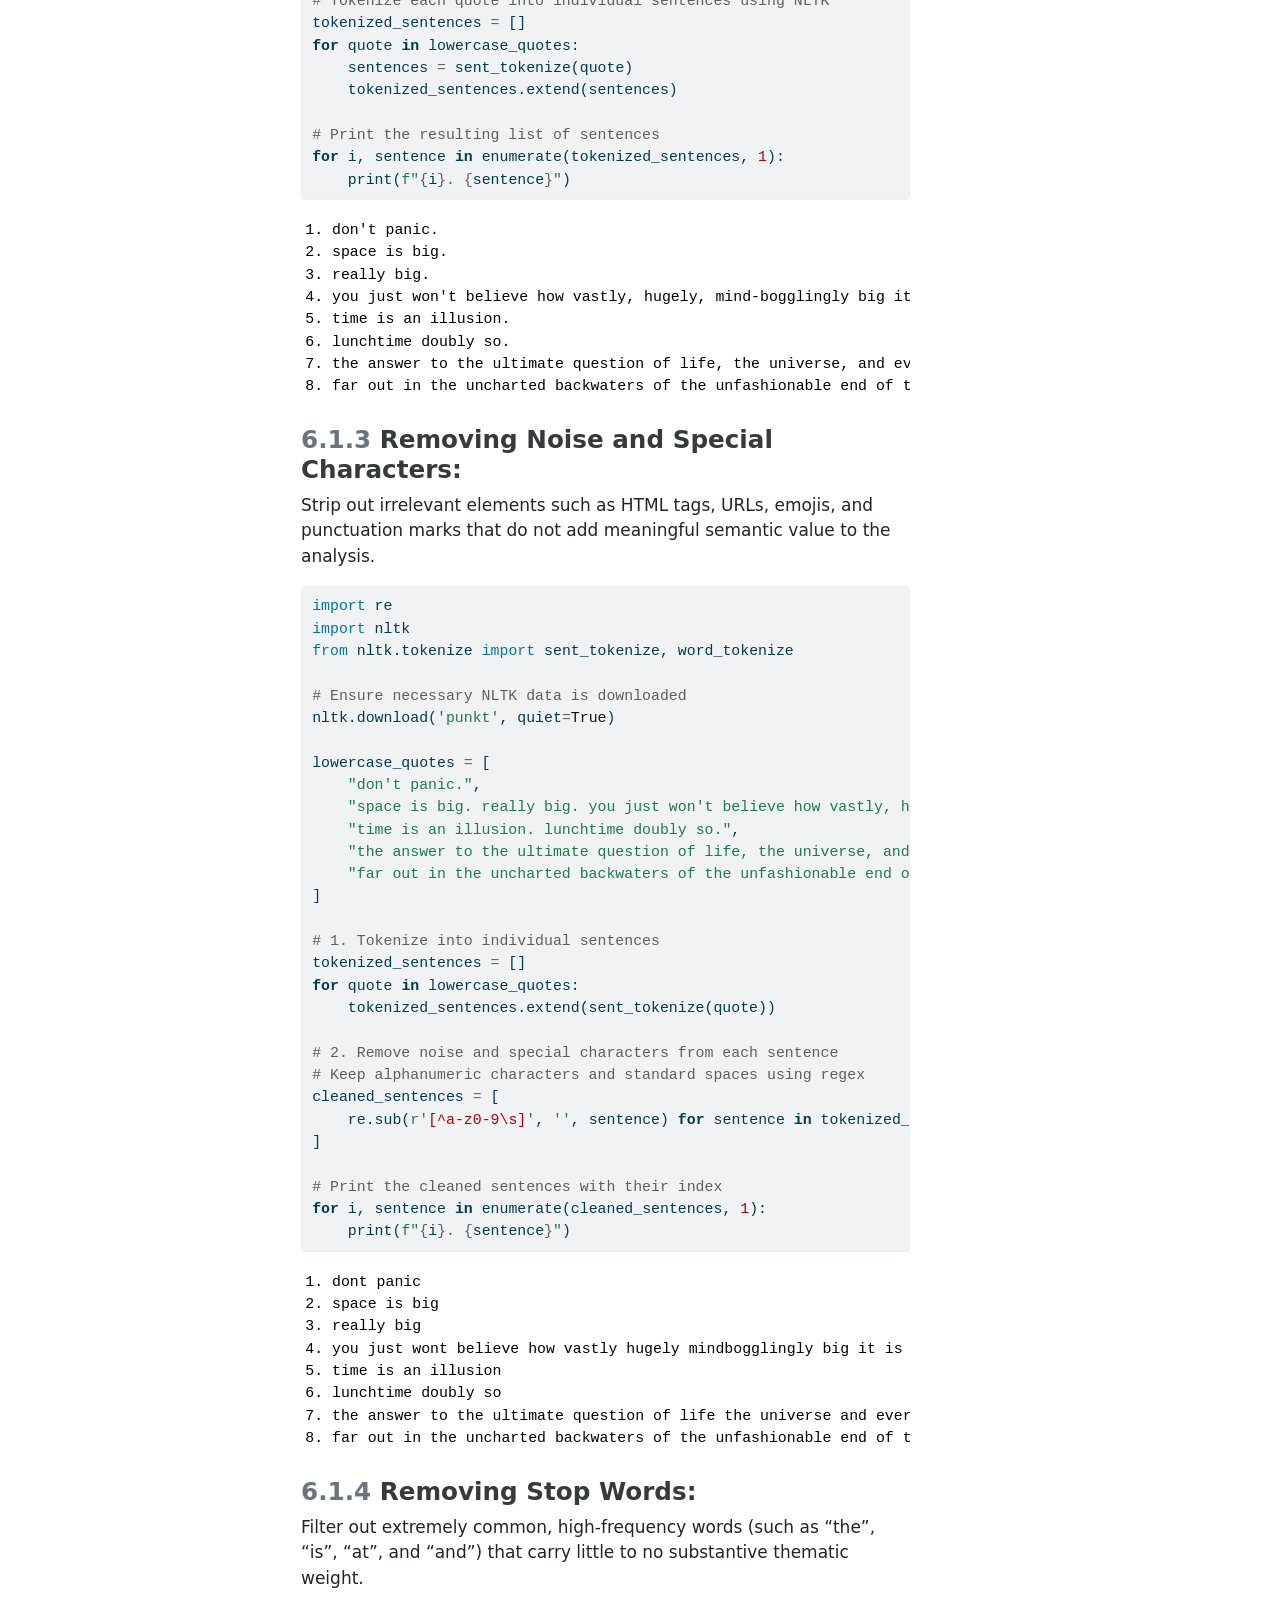
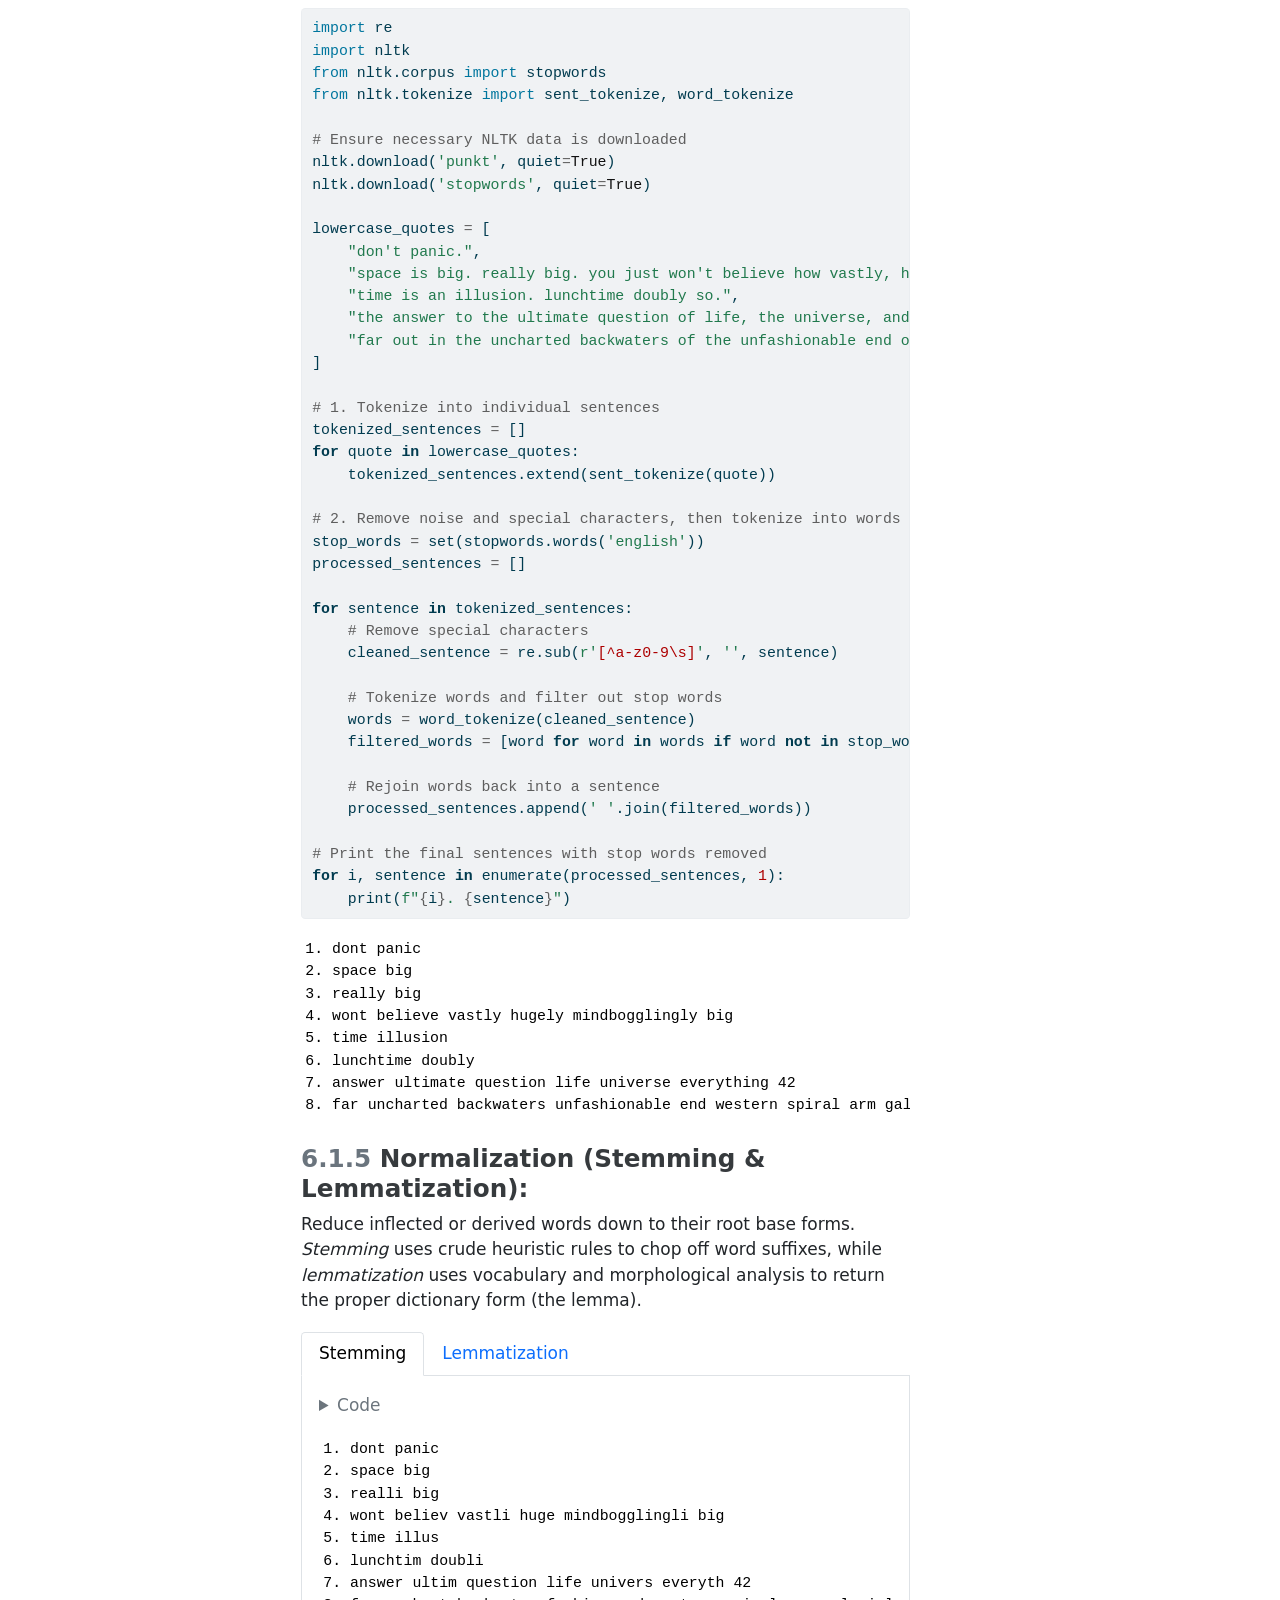
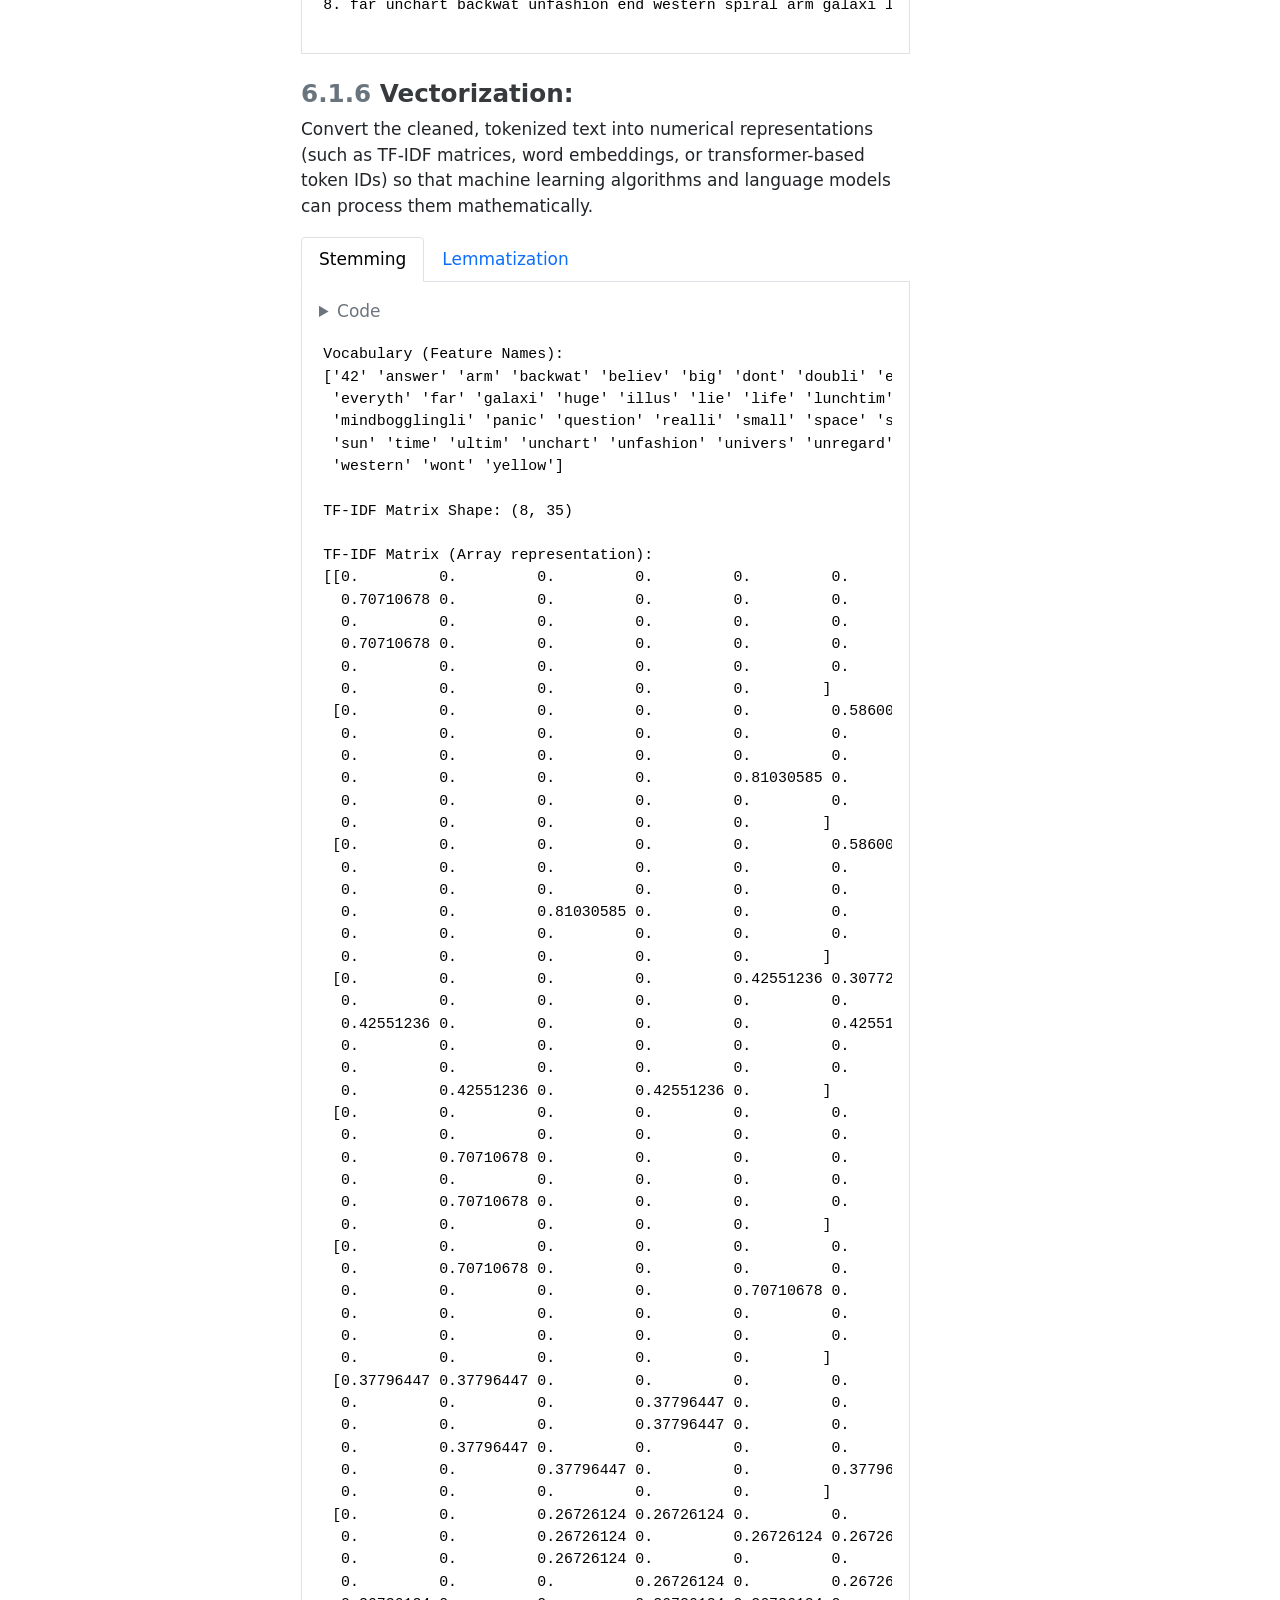
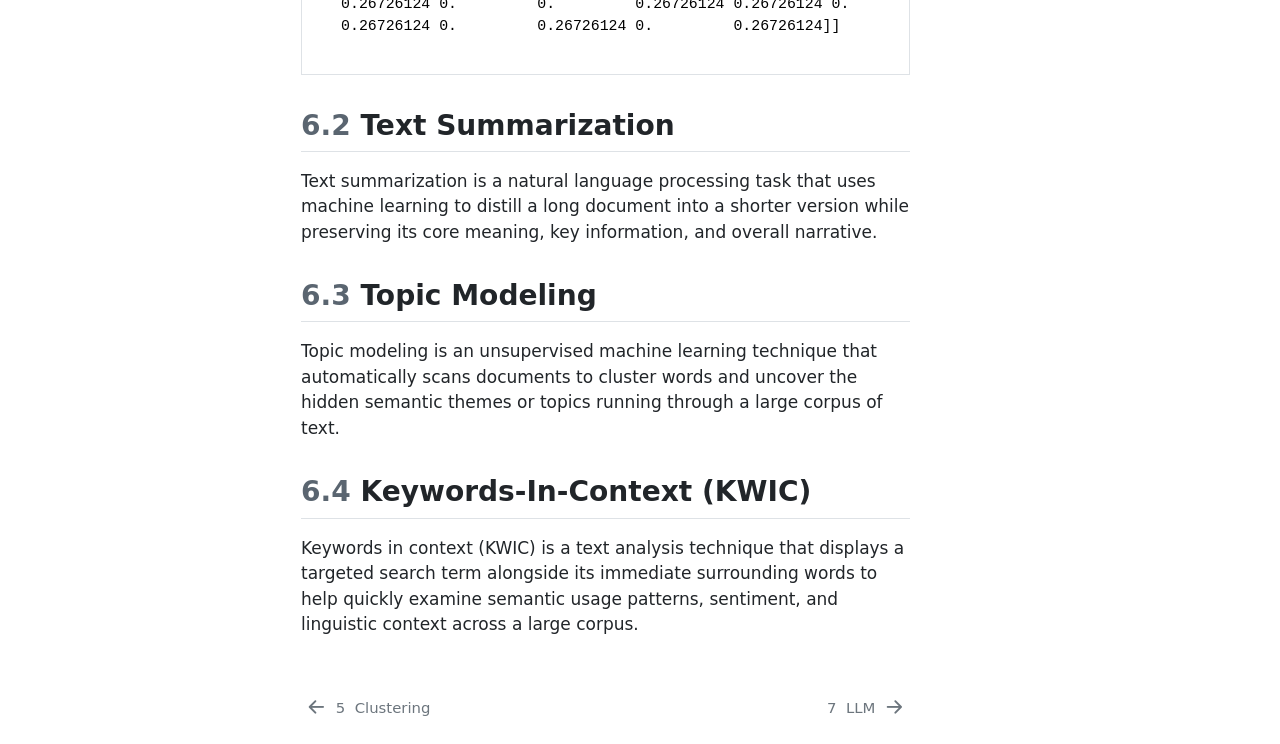
<file: _book/nlp.html>
<!DOCTYPE html>
<html xmlns="http://www.w3.org/1999/xhtml" lang="en" xml:lang="en"><head>

<meta charset="utf-8">
<meta name="generator" content="quarto-1.10.18">

<meta name="viewport" content="width=device-width, initial-scale=1.0, user-scalable=yes">


<title>6&nbsp; NLP – Machine Learning Praxis</title>
<style>
/* Default styles provided by pandoc.
** See https://pandoc.org/MANUAL.html#variables-for-html for config info.
*/
span.smallcaps{font-variant: small-caps;}
div.columns{display: flex; gap: 1.5em;}
div.column{flex: auto;}
@media screen {
div.columns{gap: min(4vw, 1.5em);}
div.column{overflow-x: auto;}
}
div.hanging-indent{margin-left: 1.5em; text-indent: -1.5em;}
ul.task-list{list-style: none;}
ul.task-list li input[type="checkbox"] {
  width: 0.8em;
  margin: 0 0.8em 0.2em -1em; /* quarto-specific, see https://github.com/quarto-dev/quarto-cli/issues/4556 */ 
  vertical-align: middle;
}
/* CSS for syntax highlighting */
html { -webkit-text-size-adjust: 100%; }
pre > code.sourceCode { white-space: pre; position: relative; }
pre > code.sourceCode > span { display: inline-block; line-height: 1.25; }
pre > code.sourceCode > span:empty { height: 1.2em; }
.sourceCode { overflow: visible; }
code.sourceCode > span { color: inherit; text-decoration: inherit; }
div.sourceCode { margin: 1em 0; }
pre.sourceCode { margin: 0; }
@media screen {
div.sourceCode { overflow: auto; }
}
@media print {
pre > code.sourceCode { white-space: pre-wrap; }
pre > code.sourceCode > span { text-indent: -5em; padding-left: 5em; }
}
pre.numberSource code
  { counter-reset: source-line 0; }
pre.numberSource code > span
  { position: relative; left: -4em; counter-increment: source-line; }
pre.numberSource code > span > a:first-child::before
  { content: counter(source-line);
    position: relative; left: -1em; text-align: right; vertical-align: baseline;
    border: none; display: inline-block;
    -webkit-touch-callout: none; -webkit-user-select: none;
    -khtml-user-select: none; -moz-user-select: none;
    -ms-user-select: none; user-select: none;
    padding: 0 4px; width: 4em;
  }
pre.numberSource { margin-left: 3em;  padding-left: 4px; }
div.sourceCode
  {   }
@media screen {
pre > code.sourceCode > span > a:first-child::before { text-decoration: underline; }
}
</style>


<script src="site_libs/quarto-nav/quarto-nav.js"></script>
<script src="site_libs/quarto-nav/headroom.min.js"></script>
<script src="site_libs/clipboard/clipboard.min.js"></script>
<script src="site_libs/quarto-search/autocomplete.umd.js"></script>
<script src="site_libs/quarto-search/fuse.min.js"></script>
<script src="site_libs/quarto-search/quarto-search.js"></script>
<meta name="quarto:offset" content="./">
<link href="./llm.html" rel="next">
<link href="./clustering.html" rel="prev">
<script src="site_libs/quarto-html/quarto.js" type="module"></script>
<script src="site_libs/quarto-html/tabsets/tabsets.js" type="module"></script>
<script src="site_libs/quarto-html/popper.min.js"></script>
<script src="site_libs/quarto-html/tippy.umd.min.js"></script>
<script src="site_libs/quarto-html/anchor.min.js"></script>
<link href="site_libs/quarto-html/tippy.css" rel="stylesheet">
<link href="site_libs/quarto-html/quarto-syntax-highlighting-64a204ab8560d761af7679ceaba22944.css" rel="stylesheet" id="quarto-text-highlighting-styles">
<script src="site_libs/bootstrap/bootstrap.min.js"></script>
<link href="site_libs/bootstrap/bootstrap-icons.css" rel="stylesheet">
<link href="site_libs/bootstrap/bootstrap-4d36d114e982710028c61d0b9a7514a7.min.css" rel="stylesheet" append-hash="true" id="quarto-bootstrap" data-mode="light">
<script id="quarto-search-options" type="application/json">{
  "location": "sidebar",
  "copy-button": false,
  "collapse-after": 3,
  "panel-placement": "start",
  "type": "textbox",
  "limit": 50,
  "keyboard-shortcut": [
    "f",
    "/",
    "s"
  ],
  "show-item-context": false,
  "language": {
    "search-no-results-text": "No results",
    "search-matching-documents-text": "matching documents",
    "search-copy-link-title": "Copy link to search",
    "search-hide-matches-text": "Hide additional matches",
    "search-more-match-text": "more match in this document",
    "search-more-matches-text": "more matches in this document",
    "search-clear-button-title": "Clear",
    "search-text-placeholder": "",
    "search-detached-cancel-button-title": "Cancel",
    "search-submit-button-title": "Submit",
    "search-label": "Search"
  }
}</script>


</head>

<body class="nav-sidebar floating quarto-light">

<div id="quarto-search-results"></div>
  <header id="quarto-header" class="headroom fixed-top">
  <nav class="quarto-secondary-nav">
    <div class="container-fluid d-flex">
      <button type="button" class="quarto-btn-toggle btn" data-bs-toggle="collapse" role="button" data-bs-target=".quarto-sidebar-collapse-item" aria-controls="quarto-sidebar" aria-expanded="false" aria-label="Toggle sidebar navigation" onclick="if (window.quartoToggleHeadroom) { window.quartoToggleHeadroom(); }">
        <i class="bi bi-layout-text-sidebar-reverse"></i>
      </button>
        <nav class="quarto-page-breadcrumbs" aria-label="breadcrumb"><ol class="breadcrumb"><li class="breadcrumb-item"><a href="./nlp.html"><span class="chapter-number">6</span>&nbsp; <span class="chapter-title">NLP</span></a></li></ol></nav>
        <a class="flex-grow-1" role="navigation" data-bs-toggle="collapse" data-bs-target=".quarto-sidebar-collapse-item" aria-controls="quarto-sidebar" aria-expanded="false" aria-label="Toggle sidebar navigation" onclick="if (window.quartoToggleHeadroom) { window.quartoToggleHeadroom(); }">      
        </a>
      <button type="button" class="btn quarto-search-button" aria-label="Search" onclick="window.quartoOpenSearch();">
        <i class="bi bi-search"></i>
      </button>
    </div>
  </nav>
</header>
<!-- content -->
<div id="quarto-content" class="quarto-container page-columns page-rows-contents page-layout-article">
<!-- sidebar -->
  <nav id="quarto-sidebar" class="sidebar collapse collapse-horizontal quarto-sidebar-collapse-item sidebar-navigation floating overflow-auto">
    <div class="pt-lg-2 mt-2 text-left sidebar-header">
    <div class="sidebar-title mb-0 py-0">
      <a href="./">Machine Learning Praxis</a> 
    </div>
      </div>
        <div class="mt-2 flex-shrink-0 align-items-center">
        <div class="sidebar-search">
        <div id="quarto-search" class="" title="Search"></div>
        </div>
        </div>
    <div class="sidebar-menu-container"> 
    <ul class="list-unstyled mt-1">
        <li class="sidebar-item">
  <div class="sidebar-item-container"> 
  <a href="./index.html" class="sidebar-item-text sidebar-link">
 <span class="menu-text">Preface</span></a>
  </div>
</li>
        <li class="sidebar-item">
  <div class="sidebar-item-container"> 
  <a href="./intro.html" class="sidebar-item-text sidebar-link">
 <span class="menu-text"><span class="chapter-number">1</span>&nbsp; <span class="chapter-title">Introduction</span></span></a>
  </div>
</li>
        <li class="sidebar-item">
  <div class="sidebar-item-container"> 
  <a href="./eda.html" class="sidebar-item-text sidebar-link">
 <span class="menu-text"><span class="chapter-number">2</span>&nbsp; <span class="chapter-title">EDA</span></span></a>
  </div>
</li>
        <li class="sidebar-item">
  <div class="sidebar-item-container"> 
  <a href="./classification.html" class="sidebar-item-text sidebar-link">
 <span class="menu-text"><span class="chapter-number">3</span>&nbsp; <span class="chapter-title">Classification</span></span></a>
  </div>
</li>
        <li class="sidebar-item">
  <div class="sidebar-item-container"> 
  <a href="./regression.html" class="sidebar-item-text sidebar-link">
 <span class="menu-text"><span class="chapter-number">4</span>&nbsp; <span class="chapter-title">Regression</span></span></a>
  </div>
</li>
        <li class="sidebar-item">
  <div class="sidebar-item-container"> 
  <a href="./clustering.html" class="sidebar-item-text sidebar-link">
 <span class="menu-text"><span class="chapter-number">5</span>&nbsp; <span class="chapter-title">Clustering</span></span></a>
  </div>
</li>
        <li class="sidebar-item">
  <div class="sidebar-item-container"> 
  <a href="./nlp.html" class="sidebar-item-text sidebar-link active">
 <span class="menu-text"><span class="chapter-number">6</span>&nbsp; <span class="chapter-title">NLP</span></span></a>
  </div>
</li>
        <li class="sidebar-item">
  <div class="sidebar-item-container"> 
  <a href="./llm.html" class="sidebar-item-text sidebar-link">
 <span class="menu-text"><span class="chapter-number">7</span>&nbsp; <span class="chapter-title">LLM</span></span></a>
  </div>
</li>
        <li class="sidebar-item">
  <div class="sidebar-item-container"> 
  <a href="./deepLearning.html" class="sidebar-item-text sidebar-link">
 <span class="menu-text"><span class="chapter-number">8</span>&nbsp; <span class="chapter-title">Deep Learning</span></span></a>
  </div>
</li>
        <li class="sidebar-item">
  <div class="sidebar-item-container"> 
  <a href="./summary.html" class="sidebar-item-text sidebar-link">
 <span class="menu-text"><span class="chapter-number">9</span>&nbsp; <span class="chapter-title">Summary</span></span></a>
  </div>
</li>
        <li class="sidebar-item sidebar-item-section">
      <div class="sidebar-item-container"> 
            <a class="sidebar-item-text sidebar-link text-start" data-bs-toggle="collapse" data-bs-target="#quarto-sidebar-section-1" role="navigation" aria-expanded="true">
 <span class="menu-text">Appendices</span></a>
          <a class="sidebar-item-toggle text-start" data-bs-toggle="collapse" data-bs-target="#quarto-sidebar-section-1" role="navigation" aria-expanded="true" aria-label="Toggle section">
            <i class="bi bi-chevron-right ms-2"></i>
          </a> 
      </div>
      <ul id="quarto-sidebar-section-1" class="collapse list-unstyled sidebar-section depth1 show">  
          <li class="sidebar-item">
  <div class="sidebar-item-container"> 
  <a href="./pycaret.html" class="sidebar-item-text sidebar-link">
 <span class="menu-text">PyCaret</span></a>
  </div>
</li>
          <li class="sidebar-item">
  <div class="sidebar-item-container"> 
  <a href="./shapley.html" class="sidebar-item-text sidebar-link">
 <span class="menu-text">SHAP (<strong>SH</strong>apley <strong>A</strong>dditive ex<strong>P</strong>lanations)</span></a>
  </div>
</li>
      </ul>
  </li>
        <li class="sidebar-item">
  <div class="sidebar-item-container"> 
  <a href="./references.html" class="sidebar-item-text sidebar-link">
 <span class="menu-text">References</span></a>
  </div>
</li>
    </ul>
    </div>
</nav>
<div id="quarto-sidebar-glass" class="quarto-sidebar-collapse-item" data-bs-toggle="collapse" data-bs-target=".quarto-sidebar-collapse-item"></div>
<!-- margin-sidebar -->
    <div id="quarto-margin-sidebar" class="sidebar margin-sidebar">
        <nav id="TOC" role="doc-toc" class="toc-active">
    <h2 id="toc-title">Table of contents</h2>
   
  <ul>
  <li><a href="#preprocessing-text" id="toc-preprocessing-text" class="nav-link active" data-scroll-target="#preprocessing-text"><span class="header-section-number">6.1</span> (Pre)processing Text</a>
  <ul class="collapse">
  <li><a href="#lowercasing" id="toc-lowercasing" class="nav-link" data-scroll-target="#lowercasing"><span class="header-section-number">6.1.1</span> Lowercasing:</a></li>
  <li><a href="#tokenization" id="toc-tokenization" class="nav-link" data-scroll-target="#tokenization"><span class="header-section-number">6.1.2</span> Tokenization:</a></li>
  <li><a href="#removing-noise-and-special-characters" id="toc-removing-noise-and-special-characters" class="nav-link" data-scroll-target="#removing-noise-and-special-characters"><span class="header-section-number">6.1.3</span> Removing Noise and Special Characters:</a></li>
  <li><a href="#removing-stop-words" id="toc-removing-stop-words" class="nav-link" data-scroll-target="#removing-stop-words"><span class="header-section-number">6.1.4</span> Removing Stop Words:</a></li>
  <li><a href="#normalization-stemming-lemmatization" id="toc-normalization-stemming-lemmatization" class="nav-link" data-scroll-target="#normalization-stemming-lemmatization"><span class="header-section-number">6.1.5</span> Normalization (Stemming &amp; Lemmatization):</a></li>
  <li><a href="#vectorization" id="toc-vectorization" class="nav-link" data-scroll-target="#vectorization"><span class="header-section-number">6.1.6</span> Vectorization:</a></li>
  </ul></li>
  <li><a href="#text-summarization" id="toc-text-summarization" class="nav-link" data-scroll-target="#text-summarization"><span class="header-section-number">6.2</span> Text Summarization</a></li>
  <li><a href="#topic-modeling" id="toc-topic-modeling" class="nav-link" data-scroll-target="#topic-modeling"><span class="header-section-number">6.3</span> Topic Modeling</a></li>
  <li><a href="#keywords-in-context-kwic" id="toc-keywords-in-context-kwic" class="nav-link" data-scroll-target="#keywords-in-context-kwic"><span class="header-section-number">6.4</span> Keywords-In-Context (KWIC)</a></li>
  </ul>
</nav>
    </div>
<!-- main -->
<main class="content" id="quarto-document-content">

<header id="title-block-header" class="quarto-title-block default">
<div class="quarto-title">
<h1 class="title"><span class="chapter-number">6</span>&nbsp; <span class="chapter-title">NLP</span></h1>
</div>



<div class="quarto-title-meta">

    
  
    
  </div>
  


</header>


<p>Natural Language Processing (NLP) bridges the gap between text and computational models, enabling algorithms to parse, understand, generate, and extract meaningful patterns from unstructured text data.</p>
<section id="preprocessing-text" class="level2" data-number="6.1">
<h2 data-number="6.1" class="anchored" data-anchor-id="preprocessing-text"><span class="header-section-number">6.1</span> (Pre)processing Text</h2>
<p>Core steps in preparing raw text for natural language processing (NLP) analysis:</p>
<section id="lowercasing" class="level3" data-number="6.1.1">
<h3 data-number="6.1.1" class="anchored" data-anchor-id="lowercasing"><span class="header-section-number">6.1.1</span> Lowercasing:</h3>
<p>Convert all characters in the text to lowercase to ensure that words with different capitalizations (e.g., “Data”, “DATA”, and “data”) are treated as identical tokens by models.</p>
<div id="6b99d5f1" class="cell" data-execution_count="1">
<div class="code-copy-outer-scaffold"><div class="sourceCode cell-code" id="cb1"><pre class="sourceCode python code-with-copy"><code class="sourceCode python"><span id="cb1-1"><a href="#cb1-1" aria-hidden="true" tabindex="-1"></a><span class="im">import</span> nltk</span>
<span id="cb1-2"><a href="#cb1-2" aria-hidden="true" tabindex="-1"></a></span>
<span id="cb1-3"><a href="#cb1-3" aria-hidden="true" tabindex="-1"></a><span class="co"># Ensure necessary NLTK data is downloaded (if needed for tokenization)</span></span>
<span id="cb1-4"><a href="#cb1-4" aria-hidden="true" tabindex="-1"></a>nltk.download(<span class="st">'punkt'</span>, quiet<span class="op">=</span><span class="va">True</span>)</span>
<span id="cb1-5"><a href="#cb1-5" aria-hidden="true" tabindex="-1"></a></span>
<span id="cb1-6"><a href="#cb1-6" aria-hidden="true" tabindex="-1"></a><span class="co"># A list of 5 iconic sentences from The Hitchhiker's Guide to the Galaxy</span></span>
<span id="cb1-7"><a href="#cb1-7" aria-hidden="true" tabindex="-1"></a>hitchhikers_quotes <span class="op">=</span> [</span>
<span id="cb1-8"><a href="#cb1-8" aria-hidden="true" tabindex="-1"></a>    <span class="st">"Don't Panic."</span>,</span>
<span id="cb1-9"><a href="#cb1-9" aria-hidden="true" tabindex="-1"></a>    <span class="st">"Space is big. Really big. You just won't believe how vastly, hugely, mind-bogglingly big it is."</span>,</span>
<span id="cb1-10"><a href="#cb1-10" aria-hidden="true" tabindex="-1"></a>    <span class="st">"Time is an illusion. Lunchtime doubly so."</span>,</span>
<span id="cb1-11"><a href="#cb1-11" aria-hidden="true" tabindex="-1"></a>    <span class="st">"The Answer to the Ultimate Question of Life, the Universe, and Everything is 42."</span>,</span>
<span id="cb1-12"><a href="#cb1-12" aria-hidden="true" tabindex="-1"></a>    <span class="st">"Far out in the uncharted backwaters of the unfashionable end of the western spiral arm of the galaxy lies a small unregarded yellow sun."</span></span>
<span id="cb1-13"><a href="#cb1-13" aria-hidden="true" tabindex="-1"></a>]</span>
<span id="cb1-14"><a href="#cb1-14" aria-hidden="true" tabindex="-1"></a></span>
<span id="cb1-15"><a href="#cb1-15" aria-hidden="true" tabindex="-1"></a><span class="co"># Lowercase the sentences using standard Python, and optionally tokenize using NLTK</span></span>
<span id="cb1-16"><a href="#cb1-16" aria-hidden="true" tabindex="-1"></a>lowercase_quotes <span class="op">=</span> [quote.lower() <span class="cf">for</span> quote <span class="kw">in</span> hitchhikers_quotes]</span>
<span id="cb1-17"><a href="#cb1-17" aria-hidden="true" tabindex="-1"></a></span>
<span id="cb1-18"><a href="#cb1-18" aria-hidden="true" tabindex="-1"></a><span class="co"># Print each lowercased sentence with its index</span></span>
<span id="cb1-19"><a href="#cb1-19" aria-hidden="true" tabindex="-1"></a><span class="cf">for</span> i, quote <span class="kw">in</span> <span class="bu">enumerate</span>(lowercase_quotes, <span class="dv">1</span>):</span>
<span id="cb1-20"><a href="#cb1-20" aria-hidden="true" tabindex="-1"></a>    <span class="bu">print</span>(<span class="ss">f"</span><span class="sc">{</span>i<span class="sc">}</span><span class="ss">. </span><span class="sc">{</span>quote<span class="sc">}</span><span class="ss">"</span>)</span></code></pre></div><button title="Copy to Clipboard" class="code-copy-button"><i class="bi"></i></button></div>
<div class="cell-output cell-output-stdout">
<pre><code>1. don't panic.
2. space is big. really big. you just won't believe how vastly, hugely, mind-bogglingly big it is.
3. time is an illusion. lunchtime doubly so.
4. the answer to the ultimate question of life, the universe, and everything is 42.
5. far out in the uncharted backwaters of the unfashionable end of the western spiral arm of the galaxy lies a small unregarded yellow sun.</code></pre>
</div>
</div>
</section>
<section id="tokenization" class="level3" data-number="6.1.2">
<h3 data-number="6.1.2" class="anchored" data-anchor-id="tokenization"><span class="header-section-number">6.1.2</span> Tokenization:</h3>
<p>Split the continuous stream of text into smaller, discrete units, usually individual words, subwords, or sentences, using libraries like NLTK or spaCy.</p>
<div id="80872f44" class="cell" data-execution_count="2">
<div class="code-copy-outer-scaffold"><div class="sourceCode cell-code" id="cb3"><pre class="sourceCode python code-with-copy"><code class="sourceCode python"><span id="cb3-1"><a href="#cb3-1" aria-hidden="true" tabindex="-1"></a><span class="im">import</span> nltk</span>
<span id="cb3-2"><a href="#cb3-2" aria-hidden="true" tabindex="-1"></a><span class="im">from</span> nltk.tokenize <span class="im">import</span> sent_tokenize</span>
<span id="cb3-3"><a href="#cb3-3" aria-hidden="true" tabindex="-1"></a></span>
<span id="cb3-4"><a href="#cb3-4" aria-hidden="true" tabindex="-1"></a><span class="co"># Ensure necessary NLTK data is downloaded for sentence tokenization</span></span>
<span id="cb3-5"><a href="#cb3-5" aria-hidden="true" tabindex="-1"></a>nltk.download(<span class="st">'punkt'</span>, quiet<span class="op">=</span><span class="va">True</span>)</span>
<span id="cb3-6"><a href="#cb3-6" aria-hidden="true" tabindex="-1"></a></span>
<span id="cb3-7"><a href="#cb3-7" aria-hidden="true" tabindex="-1"></a><span class="co"># A list of 5 iconic sentences from The Hitchhiker's Guide to the Galaxy (all in lowercase)</span></span>
<span id="cb3-8"><a href="#cb3-8" aria-hidden="true" tabindex="-1"></a>lowercase_quotes <span class="op">=</span> [</span>
<span id="cb3-9"><a href="#cb3-9" aria-hidden="true" tabindex="-1"></a>    <span class="st">"don't panic."</span>,</span>
<span id="cb3-10"><a href="#cb3-10" aria-hidden="true" tabindex="-1"></a>    <span class="st">"space is big. really big. you just won't believe how vastly, hugely, mind-bogglingly big it is."</span>,</span>
<span id="cb3-11"><a href="#cb3-11" aria-hidden="true" tabindex="-1"></a>    <span class="st">"time is an illusion. lunchtime doubly so."</span>,</span>
<span id="cb3-12"><a href="#cb3-12" aria-hidden="true" tabindex="-1"></a>    <span class="st">"the answer to the ultimate question of life, the universe, and everything is 42."</span>,</span>
<span id="cb3-13"><a href="#cb3-13" aria-hidden="true" tabindex="-1"></a>    <span class="st">"far out in the uncharted backwaters of the unfashionable end of the western spiral arm of the galaxy lies a small unregarded yellow sun."</span></span>
<span id="cb3-14"><a href="#cb3-14" aria-hidden="true" tabindex="-1"></a>]</span>
<span id="cb3-15"><a href="#cb3-15" aria-hidden="true" tabindex="-1"></a></span>
<span id="cb3-16"><a href="#cb3-16" aria-hidden="true" tabindex="-1"></a><span class="co"># Tokenize each quote into individual sentences using NLTK</span></span>
<span id="cb3-17"><a href="#cb3-17" aria-hidden="true" tabindex="-1"></a>tokenized_sentences <span class="op">=</span> []</span>
<span id="cb3-18"><a href="#cb3-18" aria-hidden="true" tabindex="-1"></a><span class="cf">for</span> quote <span class="kw">in</span> lowercase_quotes:</span>
<span id="cb3-19"><a href="#cb3-19" aria-hidden="true" tabindex="-1"></a>    sentences <span class="op">=</span> sent_tokenize(quote)</span>
<span id="cb3-20"><a href="#cb3-20" aria-hidden="true" tabindex="-1"></a>    tokenized_sentences.extend(sentences)</span>
<span id="cb3-21"><a href="#cb3-21" aria-hidden="true" tabindex="-1"></a></span>
<span id="cb3-22"><a href="#cb3-22" aria-hidden="true" tabindex="-1"></a><span class="co"># Print the resulting list of sentences</span></span>
<span id="cb3-23"><a href="#cb3-23" aria-hidden="true" tabindex="-1"></a><span class="cf">for</span> i, sentence <span class="kw">in</span> <span class="bu">enumerate</span>(tokenized_sentences, <span class="dv">1</span>):</span>
<span id="cb3-24"><a href="#cb3-24" aria-hidden="true" tabindex="-1"></a>    <span class="bu">print</span>(<span class="ss">f"</span><span class="sc">{</span>i<span class="sc">}</span><span class="ss">. </span><span class="sc">{</span>sentence<span class="sc">}</span><span class="ss">"</span>)</span></code></pre></div><button title="Copy to Clipboard" class="code-copy-button"><i class="bi"></i></button></div>
<div class="cell-output cell-output-stdout">
<pre><code>1. don't panic.
2. space is big.
3. really big.
4. you just won't believe how vastly, hugely, mind-bogglingly big it is.
5. time is an illusion.
6. lunchtime doubly so.
7. the answer to the ultimate question of life, the universe, and everything is 42.
8. far out in the uncharted backwaters of the unfashionable end of the western spiral arm of the galaxy lies a small unregarded yellow sun.</code></pre>
</div>
</div>
</section>
<section id="removing-noise-and-special-characters" class="level3" data-number="6.1.3">
<h3 data-number="6.1.3" class="anchored" data-anchor-id="removing-noise-and-special-characters"><span class="header-section-number">6.1.3</span> Removing Noise and Special Characters:</h3>
<p>Strip out irrelevant elements such as HTML tags, URLs, emojis, and punctuation marks that do not add meaningful semantic value to the analysis.</p>
<div id="3be326d8" class="cell" data-execution_count="3">
<div class="code-copy-outer-scaffold"><div class="sourceCode cell-code" id="cb5"><pre class="sourceCode python code-with-copy"><code class="sourceCode python"><span id="cb5-1"><a href="#cb5-1" aria-hidden="true" tabindex="-1"></a><span class="im">import</span> re</span>
<span id="cb5-2"><a href="#cb5-2" aria-hidden="true" tabindex="-1"></a><span class="im">import</span> nltk</span>
<span id="cb5-3"><a href="#cb5-3" aria-hidden="true" tabindex="-1"></a><span class="im">from</span> nltk.tokenize <span class="im">import</span> sent_tokenize, word_tokenize</span>
<span id="cb5-4"><a href="#cb5-4" aria-hidden="true" tabindex="-1"></a></span>
<span id="cb5-5"><a href="#cb5-5" aria-hidden="true" tabindex="-1"></a><span class="co"># Ensure necessary NLTK data is downloaded</span></span>
<span id="cb5-6"><a href="#cb5-6" aria-hidden="true" tabindex="-1"></a>nltk.download(<span class="st">'punkt'</span>, quiet<span class="op">=</span><span class="va">True</span>)</span>
<span id="cb5-7"><a href="#cb5-7" aria-hidden="true" tabindex="-1"></a></span>
<span id="cb5-8"><a href="#cb5-8" aria-hidden="true" tabindex="-1"></a>lowercase_quotes <span class="op">=</span> [</span>
<span id="cb5-9"><a href="#cb5-9" aria-hidden="true" tabindex="-1"></a>    <span class="st">"don't panic."</span>,</span>
<span id="cb5-10"><a href="#cb5-10" aria-hidden="true" tabindex="-1"></a>    <span class="st">"space is big. really big. you just won't believe how vastly, hugely, mind-bogglingly big it is."</span>,</span>
<span id="cb5-11"><a href="#cb5-11" aria-hidden="true" tabindex="-1"></a>    <span class="st">"time is an illusion. lunchtime doubly so."</span>,</span>
<span id="cb5-12"><a href="#cb5-12" aria-hidden="true" tabindex="-1"></a>    <span class="st">"the answer to the ultimate question of life, the universe, and everything is 42."</span>,</span>
<span id="cb5-13"><a href="#cb5-13" aria-hidden="true" tabindex="-1"></a>    <span class="st">"far out in the uncharted backwaters of the unfashionable end of the western spiral arm of the galaxy lies a small unregarded yellow sun."</span></span>
<span id="cb5-14"><a href="#cb5-14" aria-hidden="true" tabindex="-1"></a>]</span>
<span id="cb5-15"><a href="#cb5-15" aria-hidden="true" tabindex="-1"></a></span>
<span id="cb5-16"><a href="#cb5-16" aria-hidden="true" tabindex="-1"></a><span class="co"># 1. Tokenize into individual sentences</span></span>
<span id="cb5-17"><a href="#cb5-17" aria-hidden="true" tabindex="-1"></a>tokenized_sentences <span class="op">=</span> []</span>
<span id="cb5-18"><a href="#cb5-18" aria-hidden="true" tabindex="-1"></a><span class="cf">for</span> quote <span class="kw">in</span> lowercase_quotes:</span>
<span id="cb5-19"><a href="#cb5-19" aria-hidden="true" tabindex="-1"></a>    tokenized_sentences.extend(sent_tokenize(quote))</span>
<span id="cb5-20"><a href="#cb5-20" aria-hidden="true" tabindex="-1"></a></span>
<span id="cb5-21"><a href="#cb5-21" aria-hidden="true" tabindex="-1"></a><span class="co"># 2. Remove noise and special characters from each sentence</span></span>
<span id="cb5-22"><a href="#cb5-22" aria-hidden="true" tabindex="-1"></a><span class="co"># Keep alphanumeric characters and standard spaces using regex</span></span>
<span id="cb5-23"><a href="#cb5-23" aria-hidden="true" tabindex="-1"></a>cleaned_sentences <span class="op">=</span> [</span>
<span id="cb5-24"><a href="#cb5-24" aria-hidden="true" tabindex="-1"></a>    re.sub(<span class="vs">r'</span><span class="pp">[^a-z0-9</span><span class="dv">\s</span><span class="pp">]</span><span class="vs">'</span>, <span class="st">''</span>, sentence) <span class="cf">for</span> sentence <span class="kw">in</span> tokenized_sentences</span>
<span id="cb5-25"><a href="#cb5-25" aria-hidden="true" tabindex="-1"></a>]</span>
<span id="cb5-26"><a href="#cb5-26" aria-hidden="true" tabindex="-1"></a></span>
<span id="cb5-27"><a href="#cb5-27" aria-hidden="true" tabindex="-1"></a><span class="co"># Print the cleaned sentences with their index</span></span>
<span id="cb5-28"><a href="#cb5-28" aria-hidden="true" tabindex="-1"></a><span class="cf">for</span> i, sentence <span class="kw">in</span> <span class="bu">enumerate</span>(cleaned_sentences, <span class="dv">1</span>):</span>
<span id="cb5-29"><a href="#cb5-29" aria-hidden="true" tabindex="-1"></a>    <span class="bu">print</span>(<span class="ss">f"</span><span class="sc">{</span>i<span class="sc">}</span><span class="ss">. </span><span class="sc">{</span>sentence<span class="sc">}</span><span class="ss">"</span>)</span></code></pre></div><button title="Copy to Clipboard" class="code-copy-button"><i class="bi"></i></button></div>
<div class="cell-output cell-output-stdout">
<pre><code>1. dont panic
2. space is big
3. really big
4. you just wont believe how vastly hugely mindbogglingly big it is
5. time is an illusion
6. lunchtime doubly so
7. the answer to the ultimate question of life the universe and everything is 42
8. far out in the uncharted backwaters of the unfashionable end of the western spiral arm of the galaxy lies a small unregarded yellow sun</code></pre>
</div>
</div>
</section>
<section id="removing-stop-words" class="level3" data-number="6.1.4">
<h3 data-number="6.1.4" class="anchored" data-anchor-id="removing-stop-words"><span class="header-section-number">6.1.4</span> Removing Stop Words:</h3>
<p>Filter out extremely common, high-frequency words (such as “the”, “is”, “at”, and “and”) that carry little to no substantive thematic weight.</p>
<div id="0b9eacf2" class="cell" data-execution_count="4">
<div class="code-copy-outer-scaffold"><div class="sourceCode cell-code" id="cb7"><pre class="sourceCode python code-with-copy"><code class="sourceCode python"><span id="cb7-1"><a href="#cb7-1" aria-hidden="true" tabindex="-1"></a><span class="im">import</span> re</span>
<span id="cb7-2"><a href="#cb7-2" aria-hidden="true" tabindex="-1"></a><span class="im">import</span> nltk</span>
<span id="cb7-3"><a href="#cb7-3" aria-hidden="true" tabindex="-1"></a><span class="im">from</span> nltk.corpus <span class="im">import</span> stopwords</span>
<span id="cb7-4"><a href="#cb7-4" aria-hidden="true" tabindex="-1"></a><span class="im">from</span> nltk.tokenize <span class="im">import</span> sent_tokenize, word_tokenize</span>
<span id="cb7-5"><a href="#cb7-5" aria-hidden="true" tabindex="-1"></a></span>
<span id="cb7-6"><a href="#cb7-6" aria-hidden="true" tabindex="-1"></a><span class="co"># Ensure necessary NLTK data is downloaded</span></span>
<span id="cb7-7"><a href="#cb7-7" aria-hidden="true" tabindex="-1"></a>nltk.download(<span class="st">'punkt'</span>, quiet<span class="op">=</span><span class="va">True</span>)</span>
<span id="cb7-8"><a href="#cb7-8" aria-hidden="true" tabindex="-1"></a>nltk.download(<span class="st">'stopwords'</span>, quiet<span class="op">=</span><span class="va">True</span>)</span>
<span id="cb7-9"><a href="#cb7-9" aria-hidden="true" tabindex="-1"></a></span>
<span id="cb7-10"><a href="#cb7-10" aria-hidden="true" tabindex="-1"></a>lowercase_quotes <span class="op">=</span> [</span>
<span id="cb7-11"><a href="#cb7-11" aria-hidden="true" tabindex="-1"></a>    <span class="st">"don't panic."</span>,</span>
<span id="cb7-12"><a href="#cb7-12" aria-hidden="true" tabindex="-1"></a>    <span class="st">"space is big. really big. you just won't believe how vastly, hugely, mind-bogglingly big it is."</span>,</span>
<span id="cb7-13"><a href="#cb7-13" aria-hidden="true" tabindex="-1"></a>    <span class="st">"time is an illusion. lunchtime doubly so."</span>,</span>
<span id="cb7-14"><a href="#cb7-14" aria-hidden="true" tabindex="-1"></a>    <span class="st">"the answer to the ultimate question of life, the universe, and everything is 42."</span>,</span>
<span id="cb7-15"><a href="#cb7-15" aria-hidden="true" tabindex="-1"></a>    <span class="st">"far out in the uncharted backwaters of the unfashionable end of the western spiral arm of the galaxy lies a small unregarded yellow sun."</span></span>
<span id="cb7-16"><a href="#cb7-16" aria-hidden="true" tabindex="-1"></a>]</span>
<span id="cb7-17"><a href="#cb7-17" aria-hidden="true" tabindex="-1"></a></span>
<span id="cb7-18"><a href="#cb7-18" aria-hidden="true" tabindex="-1"></a><span class="co"># 1. Tokenize into individual sentences</span></span>
<span id="cb7-19"><a href="#cb7-19" aria-hidden="true" tabindex="-1"></a>tokenized_sentences <span class="op">=</span> []</span>
<span id="cb7-20"><a href="#cb7-20" aria-hidden="true" tabindex="-1"></a><span class="cf">for</span> quote <span class="kw">in</span> lowercase_quotes:</span>
<span id="cb7-21"><a href="#cb7-21" aria-hidden="true" tabindex="-1"></a>    tokenized_sentences.extend(sent_tokenize(quote))</span>
<span id="cb7-22"><a href="#cb7-22" aria-hidden="true" tabindex="-1"></a></span>
<span id="cb7-23"><a href="#cb7-23" aria-hidden="true" tabindex="-1"></a><span class="co"># 2. Remove noise and special characters, then tokenize into words and remove stop words</span></span>
<span id="cb7-24"><a href="#cb7-24" aria-hidden="true" tabindex="-1"></a>stop_words <span class="op">=</span> <span class="bu">set</span>(stopwords.words(<span class="st">'english'</span>))</span>
<span id="cb7-25"><a href="#cb7-25" aria-hidden="true" tabindex="-1"></a>processed_sentences <span class="op">=</span> []</span>
<span id="cb7-26"><a href="#cb7-26" aria-hidden="true" tabindex="-1"></a></span>
<span id="cb7-27"><a href="#cb7-27" aria-hidden="true" tabindex="-1"></a><span class="cf">for</span> sentence <span class="kw">in</span> tokenized_sentences:</span>
<span id="cb7-28"><a href="#cb7-28" aria-hidden="true" tabindex="-1"></a>    <span class="co"># Remove special characters</span></span>
<span id="cb7-29"><a href="#cb7-29" aria-hidden="true" tabindex="-1"></a>    cleaned_sentence <span class="op">=</span> re.sub(<span class="vs">r'</span><span class="pp">[^a-z0-9</span><span class="dv">\s</span><span class="pp">]</span><span class="vs">'</span>, <span class="st">''</span>, sentence)</span>
<span id="cb7-30"><a href="#cb7-30" aria-hidden="true" tabindex="-1"></a>    </span>
<span id="cb7-31"><a href="#cb7-31" aria-hidden="true" tabindex="-1"></a>    <span class="co"># Tokenize words and filter out stop words</span></span>
<span id="cb7-32"><a href="#cb7-32" aria-hidden="true" tabindex="-1"></a>    words <span class="op">=</span> word_tokenize(cleaned_sentence)</span>
<span id="cb7-33"><a href="#cb7-33" aria-hidden="true" tabindex="-1"></a>    filtered_words <span class="op">=</span> [word <span class="cf">for</span> word <span class="kw">in</span> words <span class="cf">if</span> word <span class="kw">not</span> <span class="kw">in</span> stop_words]</span>
<span id="cb7-34"><a href="#cb7-34" aria-hidden="true" tabindex="-1"></a>    </span>
<span id="cb7-35"><a href="#cb7-35" aria-hidden="true" tabindex="-1"></a>    <span class="co"># Rejoin words back into a sentence</span></span>
<span id="cb7-36"><a href="#cb7-36" aria-hidden="true" tabindex="-1"></a>    processed_sentences.append(<span class="st">' '</span>.join(filtered_words))</span>
<span id="cb7-37"><a href="#cb7-37" aria-hidden="true" tabindex="-1"></a></span>
<span id="cb7-38"><a href="#cb7-38" aria-hidden="true" tabindex="-1"></a><span class="co"># Print the final sentences with stop words removed</span></span>
<span id="cb7-39"><a href="#cb7-39" aria-hidden="true" tabindex="-1"></a><span class="cf">for</span> i, sentence <span class="kw">in</span> <span class="bu">enumerate</span>(processed_sentences, <span class="dv">1</span>):</span>
<span id="cb7-40"><a href="#cb7-40" aria-hidden="true" tabindex="-1"></a>    <span class="bu">print</span>(<span class="ss">f"</span><span class="sc">{</span>i<span class="sc">}</span><span class="ss">. </span><span class="sc">{</span>sentence<span class="sc">}</span><span class="ss">"</span>)</span></code></pre></div><button title="Copy to Clipboard" class="code-copy-button"><i class="bi"></i></button></div>
<div class="cell-output cell-output-stdout">
<pre><code>1. dont panic
2. space big
3. really big
4. wont believe vastly hugely mindbogglingly big
5. time illusion
6. lunchtime doubly
7. answer ultimate question life universe everything 42
8. far uncharted backwaters unfashionable end western spiral arm galaxy lies small unregarded yellow sun</code></pre>
</div>
</div>
</section>
<section id="normalization-stemming-lemmatization" class="level3" data-number="6.1.5">
<h3 data-number="6.1.5" class="anchored" data-anchor-id="normalization-stemming-lemmatization"><span class="header-section-number">6.1.5</span> Normalization (Stemming &amp; Lemmatization):</h3>
<p>Reduce inflected or derived words down to their root base forms. <em>Stemming</em> uses crude heuristic rules to chop off word suffixes, while <em>lemmatization</em> uses vocabulary and morphological analysis to return the proper dictionary form (the lemma).</p>
<div class="tabset-margin-container"></div><div class="panel-tabset">
<ul class="nav nav-tabs" role="tablist"><li class="nav-item" role="presentation"><a class="nav-link active" id="tabset-1-1-tab" data-bs-toggle="tab" data-bs-target="#tabset-1-1" role="tab" aria-controls="tabset-1-1" aria-selected="true" href="">Stemming</a></li><li class="nav-item" role="presentation"><a class="nav-link" id="tabset-1-2-tab" data-bs-toggle="tab" data-bs-target="#tabset-1-2" role="tab" aria-controls="tabset-1-2" aria-selected="false" href="">Lemmatization</a></li></ul>
<div class="tab-content">
<div id="tabset-1-1" class="tab-pane active" role="tabpanel" aria-labelledby="tabset-1-1-tab">
<div id="8694db7d" class="cell" data-execution_count="5">
<details class="code-fold">
<summary>Code</summary>
<div class="code-copy-outer-scaffold"><div class="sourceCode cell-code" id="cb9"><pre class="sourceCode python code-with-copy"><code class="sourceCode python"><span id="cb9-1"><a href="#cb9-1" aria-hidden="true" tabindex="-1"></a><span class="im">import</span> re</span>
<span id="cb9-2"><a href="#cb9-2" aria-hidden="true" tabindex="-1"></a><span class="im">import</span> nltk</span>
<span id="cb9-3"><a href="#cb9-3" aria-hidden="true" tabindex="-1"></a><span class="im">from</span> nltk.corpus <span class="im">import</span> stopwords</span>
<span id="cb9-4"><a href="#cb9-4" aria-hidden="true" tabindex="-1"></a><span class="im">from</span> nltk.tokenize <span class="im">import</span> sent_tokenize, word_tokenize</span>
<span id="cb9-5"><a href="#cb9-5" aria-hidden="true" tabindex="-1"></a><span class="im">from</span> nltk.stem <span class="im">import</span> PorterStemmer</span>
<span id="cb9-6"><a href="#cb9-6" aria-hidden="true" tabindex="-1"></a></span>
<span id="cb9-7"><a href="#cb9-7" aria-hidden="true" tabindex="-1"></a><span class="co"># Ensure necessary NLTK data is downloaded</span></span>
<span id="cb9-8"><a href="#cb9-8" aria-hidden="true" tabindex="-1"></a>nltk.download(<span class="st">'punkt'</span>, quiet<span class="op">=</span><span class="va">True</span>)</span>
<span id="cb9-9"><a href="#cb9-9" aria-hidden="true" tabindex="-1"></a>nltk.download(<span class="st">'stopwords'</span>, quiet<span class="op">=</span><span class="va">True</span>)</span>
<span id="cb9-10"><a href="#cb9-10" aria-hidden="true" tabindex="-1"></a></span>
<span id="cb9-11"><a href="#cb9-11" aria-hidden="true" tabindex="-1"></a>lowercase_quotes <span class="op">=</span> [</span>
<span id="cb9-12"><a href="#cb9-12" aria-hidden="true" tabindex="-1"></a>    <span class="st">"don't panic."</span>,</span>
<span id="cb9-13"><a href="#cb9-13" aria-hidden="true" tabindex="-1"></a>    <span class="st">"space is big. really big. you just won't believe how vastly, hugely, mind-bogglingly big it is."</span>,</span>
<span id="cb9-14"><a href="#cb9-14" aria-hidden="true" tabindex="-1"></a>    <span class="st">"time is an illusion. lunchtime doubly so."</span>,</span>
<span id="cb9-15"><a href="#cb9-15" aria-hidden="true" tabindex="-1"></a>    <span class="st">"the answer to the ultimate question of life, the universe, and everything is 42."</span>,</span>
<span id="cb9-16"><a href="#cb9-16" aria-hidden="true" tabindex="-1"></a>    <span class="st">"far out in the uncharted backwaters of the unfashionable end of the western spiral arm of the galaxy lies a small unregarded yellow sun."</span></span>
<span id="cb9-17"><a href="#cb9-17" aria-hidden="true" tabindex="-1"></a>]</span>
<span id="cb9-18"><a href="#cb9-18" aria-hidden="true" tabindex="-1"></a></span>
<span id="cb9-19"><a href="#cb9-19" aria-hidden="true" tabindex="-1"></a><span class="co"># Initialize stemmer and stop words</span></span>
<span id="cb9-20"><a href="#cb9-20" aria-hidden="true" tabindex="-1"></a>stemmer <span class="op">=</span> PorterStemmer()</span>
<span id="cb9-21"><a href="#cb9-21" aria-hidden="true" tabindex="-1"></a>stop_words <span class="op">=</span> <span class="bu">set</span>(stopwords.words(<span class="st">'english'</span>))</span>
<span id="cb9-22"><a href="#cb9-22" aria-hidden="true" tabindex="-1"></a>stemmed_sentences <span class="op">=</span> []</span>
<span id="cb9-23"><a href="#cb9-23" aria-hidden="true" tabindex="-1"></a></span>
<span id="cb9-24"><a href="#cb9-24" aria-hidden="true" tabindex="-1"></a><span class="cf">for</span> quote <span class="kw">in</span> lowercase_quotes:</span>
<span id="cb9-25"><a href="#cb9-25" aria-hidden="true" tabindex="-1"></a>    <span class="co"># 1. Tokenize into sentences</span></span>
<span id="cb9-26"><a href="#cb9-26" aria-hidden="true" tabindex="-1"></a>    <span class="cf">for</span> sentence <span class="kw">in</span> sent_tokenize(quote):</span>
<span id="cb9-27"><a href="#cb9-27" aria-hidden="true" tabindex="-1"></a>        <span class="co"># 2. Remove noise and special characters</span></span>
<span id="cb9-28"><a href="#cb9-28" aria-hidden="true" tabindex="-1"></a>        cleaned_sentence <span class="op">=</span> re.sub(<span class="vs">r'</span><span class="pp">[^a-z0-9</span><span class="dv">\s</span><span class="pp">]</span><span class="vs">'</span>, <span class="st">''</span>, sentence)</span>
<span id="cb9-29"><a href="#cb9-29" aria-hidden="true" tabindex="-1"></a>        </span>
<span id="cb9-30"><a href="#cb9-30" aria-hidden="true" tabindex="-1"></a>        <span class="co"># 3. Tokenize words, remove stop words, and apply stemming</span></span>
<span id="cb9-31"><a href="#cb9-31" aria-hidden="true" tabindex="-1"></a>        words <span class="op">=</span> word_tokenize(cleaned_sentence)</span>
<span id="cb9-32"><a href="#cb9-32" aria-hidden="true" tabindex="-1"></a>        processed_words <span class="op">=</span> [</span>
<span id="cb9-33"><a href="#cb9-33" aria-hidden="true" tabindex="-1"></a>            stemmer.stem(word) <span class="cf">for</span> word <span class="kw">in</span> words <span class="cf">if</span> word <span class="kw">not</span> <span class="kw">in</span> stop_words</span>
<span id="cb9-34"><a href="#cb9-34" aria-hidden="true" tabindex="-1"></a>        ]</span>
<span id="cb9-35"><a href="#cb9-35" aria-hidden="true" tabindex="-1"></a>        </span>
<span id="cb9-36"><a href="#cb9-36" aria-hidden="true" tabindex="-1"></a>        <span class="co"># 4. Rejoin words back into a sentence</span></span>
<span id="cb9-37"><a href="#cb9-37" aria-hidden="true" tabindex="-1"></a>        stemmed_sentences.append(<span class="st">' '</span>.join(processed_words))</span>
<span id="cb9-38"><a href="#cb9-38" aria-hidden="true" tabindex="-1"></a></span>
<span id="cb9-39"><a href="#cb9-39" aria-hidden="true" tabindex="-1"></a><span class="co"># Print the final stemmed sentences with their index</span></span>
<span id="cb9-40"><a href="#cb9-40" aria-hidden="true" tabindex="-1"></a><span class="cf">for</span> i, sentence <span class="kw">in</span> <span class="bu">enumerate</span>(stemmed_sentences, <span class="dv">1</span>):</span>
<span id="cb9-41"><a href="#cb9-41" aria-hidden="true" tabindex="-1"></a>    <span class="bu">print</span>(<span class="ss">f"</span><span class="sc">{</span>i<span class="sc">}</span><span class="ss">. </span><span class="sc">{</span>sentence<span class="sc">}</span><span class="ss">"</span>)</span></code></pre></div><button title="Copy to Clipboard" class="code-copy-button"><i class="bi"></i></button></div>
</details>
<div class="cell-output cell-output-stdout">
<pre><code>1. dont panic
2. space big
3. realli big
4. wont believ vastli huge mindbogglingli big
5. time illus
6. lunchtim doubli
7. answer ultim question life univers everyth 42
8. far unchart backwat unfashion end western spiral arm galaxi lie small unregard yellow sun</code></pre>
</div>
</div>
</div>
<div id="tabset-1-2" class="tab-pane" role="tabpanel" aria-labelledby="tabset-1-2-tab">
<div id="ee964567" class="cell" data-execution_count="6">
<details class="code-fold">
<summary>Code</summary>
<div class="code-copy-outer-scaffold"><div class="sourceCode cell-code" id="cb11"><pre class="sourceCode python code-with-copy"><code class="sourceCode python"><span id="cb11-1"><a href="#cb11-1" aria-hidden="true" tabindex="-1"></a><span class="im">import</span> re</span>
<span id="cb11-2"><a href="#cb11-2" aria-hidden="true" tabindex="-1"></a><span class="im">import</span> nltk</span>
<span id="cb11-3"><a href="#cb11-3" aria-hidden="true" tabindex="-1"></a><span class="im">from</span> nltk.corpus <span class="im">import</span> stopwords</span>
<span id="cb11-4"><a href="#cb11-4" aria-hidden="true" tabindex="-1"></a><span class="im">from</span> nltk.tokenize <span class="im">import</span> sent_tokenize, word_tokenize</span>
<span id="cb11-5"><a href="#cb11-5" aria-hidden="true" tabindex="-1"></a><span class="im">from</span> nltk.stem <span class="im">import</span> WordNetLemmatizer</span>
<span id="cb11-6"><a href="#cb11-6" aria-hidden="true" tabindex="-1"></a></span>
<span id="cb11-7"><a href="#cb11-7" aria-hidden="true" tabindex="-1"></a><span class="co"># Ensure necessary NLTK data is downloaded</span></span>
<span id="cb11-8"><a href="#cb11-8" aria-hidden="true" tabindex="-1"></a>nltk.download(<span class="st">'punkt'</span>, quiet<span class="op">=</span><span class="va">True</span>)</span>
<span id="cb11-9"><a href="#cb11-9" aria-hidden="true" tabindex="-1"></a>nltk.download(<span class="st">'stopwords'</span>, quiet<span class="op">=</span><span class="va">True</span>)</span>
<span id="cb11-10"><a href="#cb11-10" aria-hidden="true" tabindex="-1"></a>nltk.download(<span class="st">'wordnet'</span>, quiet<span class="op">=</span><span class="va">True</span>)</span>
<span id="cb11-11"><a href="#cb11-11" aria-hidden="true" tabindex="-1"></a></span>
<span id="cb11-12"><a href="#cb11-12" aria-hidden="true" tabindex="-1"></a>lowercase_quotes <span class="op">=</span> [</span>
<span id="cb11-13"><a href="#cb11-13" aria-hidden="true" tabindex="-1"></a>    <span class="st">"don't panic."</span>,</span>
<span id="cb11-14"><a href="#cb11-14" aria-hidden="true" tabindex="-1"></a>    <span class="st">"space is big. really big. you just won't believe how vastly, hugely, mind-bogglingly big it is."</span>,</span>
<span id="cb11-15"><a href="#cb11-15" aria-hidden="true" tabindex="-1"></a>    <span class="st">"time is an illusion. lunchtime doubly so."</span>,</span>
<span id="cb11-16"><a href="#cb11-16" aria-hidden="true" tabindex="-1"></a>    <span class="st">"the answer to the ultimate question of life, the universe, and everything is 42."</span>,</span>
<span id="cb11-17"><a href="#cb11-17" aria-hidden="true" tabindex="-1"></a>    <span class="st">"far out in the uncharted backwaters of the unfashionable end of the western spiral arm of the galaxy lies a small unregarded yellow sun."</span></span>
<span id="cb11-18"><a href="#cb11-18" aria-hidden="true" tabindex="-1"></a>]</span>
<span id="cb11-19"><a href="#cb11-19" aria-hidden="true" tabindex="-1"></a></span>
<span id="cb11-20"><a href="#cb11-20" aria-hidden="true" tabindex="-1"></a><span class="co"># Initialize lemmatizer and stop words</span></span>
<span id="cb11-21"><a href="#cb11-21" aria-hidden="true" tabindex="-1"></a>lemmatizer <span class="op">=</span> WordNetLemmatizer()</span>
<span id="cb11-22"><a href="#cb11-22" aria-hidden="true" tabindex="-1"></a>stop_words <span class="op">=</span> <span class="bu">set</span>(stopwords.words(<span class="st">'english'</span>))</span>
<span id="cb11-23"><a href="#cb11-23" aria-hidden="true" tabindex="-1"></a>lemmatized_sentences <span class="op">=</span> []</span>
<span id="cb11-24"><a href="#cb11-24" aria-hidden="true" tabindex="-1"></a></span>
<span id="cb11-25"><a href="#cb11-25" aria-hidden="true" tabindex="-1"></a><span class="cf">for</span> quote <span class="kw">in</span> lowercase_quotes:</span>
<span id="cb11-26"><a href="#cb11-26" aria-hidden="true" tabindex="-1"></a>    <span class="co"># 1. Tokenize into sentences</span></span>
<span id="cb11-27"><a href="#cb11-27" aria-hidden="true" tabindex="-1"></a>    <span class="cf">for</span> sentence <span class="kw">in</span> sent_tokenize(quote):</span>
<span id="cb11-28"><a href="#cb11-28" aria-hidden="true" tabindex="-1"></a>        <span class="co"># 2. Remove noise and special characters</span></span>
<span id="cb11-29"><a href="#cb11-29" aria-hidden="true" tabindex="-1"></a>        cleaned_sentence <span class="op">=</span> re.sub(<span class="vs">r'</span><span class="pp">[^a-z0-9</span><span class="dv">\s</span><span class="pp">]</span><span class="vs">'</span>, <span class="st">''</span>, sentence)</span>
<span id="cb11-30"><a href="#cb11-30" aria-hidden="true" tabindex="-1"></a>        </span>
<span id="cb11-31"><a href="#cb11-31" aria-hidden="true" tabindex="-1"></a>        <span class="co"># 3. Tokenize words, remove stop words, and lemmatize</span></span>
<span id="cb11-32"><a href="#cb11-32" aria-hidden="true" tabindex="-1"></a>        words <span class="op">=</span> word_tokenize(cleaned_sentence)</span>
<span id="cb11-33"><a href="#cb11-33" aria-hidden="true" tabindex="-1"></a>        processed_words <span class="op">=</span> [</span>
<span id="cb11-34"><a href="#cb11-34" aria-hidden="true" tabindex="-1"></a>            lemmatizer.lemmatize(word) <span class="cf">for</span> word <span class="kw">in</span> words <span class="cf">if</span> word <span class="kw">not</span> <span class="kw">in</span> stop_words</span>
<span id="cb11-35"><a href="#cb11-35" aria-hidden="true" tabindex="-1"></a>        ]</span>
<span id="cb11-36"><a href="#cb11-36" aria-hidden="true" tabindex="-1"></a>        </span>
<span id="cb11-37"><a href="#cb11-37" aria-hidden="true" tabindex="-1"></a>        <span class="co"># 4. Rejoin words back into a sentence</span></span>
<span id="cb11-38"><a href="#cb11-38" aria-hidden="true" tabindex="-1"></a>        lemmatized_sentences.append(<span class="st">' '</span>.join(processed_words))</span>
<span id="cb11-39"><a href="#cb11-39" aria-hidden="true" tabindex="-1"></a></span>
<span id="cb11-40"><a href="#cb11-40" aria-hidden="true" tabindex="-1"></a><span class="co"># Print the final lemmatized sentences with their index</span></span>
<span id="cb11-41"><a href="#cb11-41" aria-hidden="true" tabindex="-1"></a><span class="cf">for</span> i, sentence <span class="kw">in</span> <span class="bu">enumerate</span>(lemmatized_sentences, <span class="dv">1</span>):</span>
<span id="cb11-42"><a href="#cb11-42" aria-hidden="true" tabindex="-1"></a>    <span class="bu">print</span>(<span class="ss">f"</span><span class="sc">{</span>i<span class="sc">}</span><span class="ss">. </span><span class="sc">{</span>sentence<span class="sc">}</span><span class="ss">"</span>)</span></code></pre></div><button title="Copy to Clipboard" class="code-copy-button"><i class="bi"></i></button></div>
</details>
<div class="cell-output cell-output-stdout">
<pre><code>1. dont panic
2. space big
3. really big
4. wont believe vastly hugely mindbogglingly big
5. time illusion
6. lunchtime doubly
7. answer ultimate question life universe everything 42
8. far uncharted backwater unfashionable end western spiral arm galaxy lie small unregarded yellow sun</code></pre>
</div>
</div>
</div>
</div>
</div>
</section>
<section id="vectorization" class="level3" data-number="6.1.6">
<h3 data-number="6.1.6" class="anchored" data-anchor-id="vectorization"><span class="header-section-number">6.1.6</span> Vectorization:</h3>
<p>Convert the cleaned, tokenized text into numerical representations (such as TF-IDF matrices, word embeddings, or transformer-based token IDs) so that machine learning algorithms and language models can process them mathematically.</p>
<div class="tabset-margin-container"></div><div class="panel-tabset">
<ul class="nav nav-tabs" role="tablist"><li class="nav-item" role="presentation"><a class="nav-link active" id="tabset-2-1-tab" data-bs-toggle="tab" data-bs-target="#tabset-2-1" role="tab" aria-controls="tabset-2-1" aria-selected="true" href="">Stemming</a></li><li class="nav-item" role="presentation"><a class="nav-link" id="tabset-2-2-tab" data-bs-toggle="tab" data-bs-target="#tabset-2-2" role="tab" aria-controls="tabset-2-2" aria-selected="false" href="">Lemmatization</a></li></ul>
<div class="tab-content">
<div id="tabset-2-1" class="tab-pane active" role="tabpanel" aria-labelledby="tabset-2-1-tab">
<div id="4e994457" class="cell" data-execution_count="7">
<details class="code-fold">
<summary>Code</summary>
<div class="code-copy-outer-scaffold"><div class="sourceCode cell-code" id="cb13"><pre class="sourceCode python code-with-copy"><code class="sourceCode python"><span id="cb13-1"><a href="#cb13-1" aria-hidden="true" tabindex="-1"></a><span class="im">import</span> re</span>
<span id="cb13-2"><a href="#cb13-2" aria-hidden="true" tabindex="-1"></a><span class="im">import</span> nltk</span>
<span id="cb13-3"><a href="#cb13-3" aria-hidden="true" tabindex="-1"></a><span class="im">from</span> nltk.corpus <span class="im">import</span> stopwords</span>
<span id="cb13-4"><a href="#cb13-4" aria-hidden="true" tabindex="-1"></a><span class="im">from</span> nltk.tokenize <span class="im">import</span> sent_tokenize, word_tokenize</span>
<span id="cb13-5"><a href="#cb13-5" aria-hidden="true" tabindex="-1"></a><span class="im">from</span> nltk.stem <span class="im">import</span> PorterStemmer</span>
<span id="cb13-6"><a href="#cb13-6" aria-hidden="true" tabindex="-1"></a><span class="im">from</span> sklearn.feature_extraction.text <span class="im">import</span> TfidfVectorizer</span>
<span id="cb13-7"><a href="#cb13-7" aria-hidden="true" tabindex="-1"></a></span>
<span id="cb13-8"><a href="#cb13-8" aria-hidden="true" tabindex="-1"></a><span class="co"># Ensure necessary NLTK data is downloaded</span></span>
<span id="cb13-9"><a href="#cb13-9" aria-hidden="true" tabindex="-1"></a>nltk.download(<span class="st">'punkt'</span>, quiet<span class="op">=</span><span class="va">True</span>)</span>
<span id="cb13-10"><a href="#cb13-10" aria-hidden="true" tabindex="-1"></a>nltk.download(<span class="st">'stopwords'</span>, quiet<span class="op">=</span><span class="va">True</span>)</span>
<span id="cb13-11"><a href="#cb13-11" aria-hidden="true" tabindex="-1"></a></span>
<span id="cb13-12"><a href="#cb13-12" aria-hidden="true" tabindex="-1"></a>lowercase_quotes <span class="op">=</span> [</span>
<span id="cb13-13"><a href="#cb13-13" aria-hidden="true" tabindex="-1"></a>    <span class="st">"don't panic."</span>,</span>
<span id="cb13-14"><a href="#cb13-14" aria-hidden="true" tabindex="-1"></a>    <span class="st">"space is big. really big. you just won't believe how vastly, hugely, mind-bogglingly big it is."</span>,</span>
<span id="cb13-15"><a href="#cb13-15" aria-hidden="true" tabindex="-1"></a>    <span class="st">"time is an illusion. lunchtime doubly so."</span>,</span>
<span id="cb13-16"><a href="#cb13-16" aria-hidden="true" tabindex="-1"></a>    <span class="st">"the answer to the ultimate question of life, the universe, and everything is 42."</span>,</span>
<span id="cb13-17"><a href="#cb13-17" aria-hidden="true" tabindex="-1"></a>    <span class="st">"far out in the uncharted backwaters of the unfashionable end of the western spiral arm of the galaxy lies a small unregarded yellow sun."</span></span>
<span id="cb13-18"><a href="#cb13-18" aria-hidden="true" tabindex="-1"></a>]</span>
<span id="cb13-19"><a href="#cb13-19" aria-hidden="true" tabindex="-1"></a></span>
<span id="cb13-20"><a href="#cb13-20" aria-hidden="true" tabindex="-1"></a><span class="co"># Initialize stemmer and stop words</span></span>
<span id="cb13-21"><a href="#cb13-21" aria-hidden="true" tabindex="-1"></a>stemmer <span class="op">=</span> PorterStemmer()</span>
<span id="cb13-22"><a href="#cb13-22" aria-hidden="true" tabindex="-1"></a>stop_words <span class="op">=</span> <span class="bu">set</span>(stopwords.words(<span class="st">'english'</span>))</span>
<span id="cb13-23"><a href="#cb13-23" aria-hidden="true" tabindex="-1"></a>stemmed_sentences <span class="op">=</span> []</span>
<span id="cb13-24"><a href="#cb13-24" aria-hidden="true" tabindex="-1"></a></span>
<span id="cb13-25"><a href="#cb13-25" aria-hidden="true" tabindex="-1"></a><span class="cf">for</span> quote <span class="kw">in</span> lowercase_quotes:</span>
<span id="cb13-26"><a href="#cb13-26" aria-hidden="true" tabindex="-1"></a>    <span class="co"># 1. Tokenize into sentences</span></span>
<span id="cb13-27"><a href="#cb13-27" aria-hidden="true" tabindex="-1"></a>    <span class="cf">for</span> sentence <span class="kw">in</span> sent_tokenize(quote):</span>
<span id="cb13-28"><a href="#cb13-28" aria-hidden="true" tabindex="-1"></a>        <span class="co"># 2. Remove noise and special characters</span></span>
<span id="cb13-29"><a href="#cb13-29" aria-hidden="true" tabindex="-1"></a>        cleaned_sentence <span class="op">=</span> re.sub(<span class="vs">r'</span><span class="pp">[^a-z0-9</span><span class="dv">\s</span><span class="pp">]</span><span class="vs">'</span>, <span class="st">''</span>, sentence)</span>
<span id="cb13-30"><a href="#cb13-30" aria-hidden="true" tabindex="-1"></a>        </span>
<span id="cb13-31"><a href="#cb13-31" aria-hidden="true" tabindex="-1"></a>        <span class="co"># 3. Tokenize words, remove stop words, and apply stemming</span></span>
<span id="cb13-32"><a href="#cb13-32" aria-hidden="true" tabindex="-1"></a>        words <span class="op">=</span> word_tokenize(cleaned_sentence)</span>
<span id="cb13-33"><a href="#cb13-33" aria-hidden="true" tabindex="-1"></a>        processed_words <span class="op">=</span> [</span>
<span id="cb13-34"><a href="#cb13-34" aria-hidden="true" tabindex="-1"></a>            stemmer.stem(word) <span class="cf">for</span> word <span class="kw">in</span> words <span class="cf">if</span> word <span class="kw">not</span> <span class="kw">in</span> stop_words</span>
<span id="cb13-35"><a href="#cb13-35" aria-hidden="true" tabindex="-1"></a>        ]</span>
<span id="cb13-36"><a href="#cb13-36" aria-hidden="true" tabindex="-1"></a>        </span>
<span id="cb13-37"><a href="#cb13-37" aria-hidden="true" tabindex="-1"></a>        <span class="co"># 4. Rejoin words back into a sentence</span></span>
<span id="cb13-38"><a href="#cb13-38" aria-hidden="true" tabindex="-1"></a>        stemmed_sentences.append(<span class="st">' '</span>.join(processed_words))</span>
<span id="cb13-39"><a href="#cb13-39" aria-hidden="true" tabindex="-1"></a></span>
<span id="cb13-40"><a href="#cb13-40" aria-hidden="true" tabindex="-1"></a><span class="co"># 5. Vectorize the stemmed sentences using TF-IDF</span></span>
<span id="cb13-41"><a href="#cb13-41" aria-hidden="true" tabindex="-1"></a>vectorizer <span class="op">=</span> TfidfVectorizer()</span>
<span id="cb13-42"><a href="#cb13-42" aria-hidden="true" tabindex="-1"></a>tfidf_matrix <span class="op">=</span> vectorizer.fit_transform(stemmed_sentences)</span>
<span id="cb13-43"><a href="#cb13-43" aria-hidden="true" tabindex="-1"></a></span>
<span id="cb13-44"><a href="#cb13-44" aria-hidden="true" tabindex="-1"></a><span class="co"># Display feature names (vocabulary) and the TF-IDF representation</span></span>
<span id="cb13-45"><a href="#cb13-45" aria-hidden="true" tabindex="-1"></a><span class="bu">print</span>(<span class="st">"Vocabulary (Feature Names):"</span>)</span>
<span id="cb13-46"><a href="#cb13-46" aria-hidden="true" tabindex="-1"></a><span class="bu">print</span>(vectorizer.get_feature_names_out())</span>
<span id="cb13-47"><a href="#cb13-47" aria-hidden="true" tabindex="-1"></a></span>
<span id="cb13-48"><a href="#cb13-48" aria-hidden="true" tabindex="-1"></a><span class="bu">print</span>(<span class="st">"</span><span class="ch">\n</span><span class="st">TF-IDF Matrix Shape:"</span>, tfidf_matrix.shape)</span>
<span id="cb13-49"><a href="#cb13-49" aria-hidden="true" tabindex="-1"></a><span class="bu">print</span>(<span class="st">"</span><span class="ch">\n</span><span class="st">TF-IDF Matrix (Array representation):"</span>)</span>
<span id="cb13-50"><a href="#cb13-50" aria-hidden="true" tabindex="-1"></a><span class="bu">print</span>(tfidf_matrix.toarray())</span></code></pre></div><button title="Copy to Clipboard" class="code-copy-button"><i class="bi"></i></button></div>
</details>
<div class="cell-output cell-output-stdout">
<pre><code>Vocabulary (Feature Names):
['42' 'answer' 'arm' 'backwat' 'believ' 'big' 'dont' 'doubli' 'end'
 'everyth' 'far' 'galaxi' 'huge' 'illus' 'lie' 'life' 'lunchtim'
 'mindbogglingli' 'panic' 'question' 'realli' 'small' 'space' 'spiral'
 'sun' 'time' 'ultim' 'unchart' 'unfashion' 'univers' 'unregard' 'vastli'
 'western' 'wont' 'yellow']

TF-IDF Matrix Shape: (8, 35)

TF-IDF Matrix (Array representation):
[[0.         0.         0.         0.         0.         0.
  0.70710678 0.         0.         0.         0.         0.
  0.         0.         0.         0.         0.         0.
  0.70710678 0.         0.         0.         0.         0.
  0.         0.         0.         0.         0.         0.
  0.         0.         0.         0.         0.        ]
 [0.         0.         0.         0.         0.         0.58600719
  0.         0.         0.         0.         0.         0.
  0.         0.         0.         0.         0.         0.
  0.         0.         0.         0.         0.81030585 0.
  0.         0.         0.         0.         0.         0.
  0.         0.         0.         0.         0.        ]
 [0.         0.         0.         0.         0.         0.58600719
  0.         0.         0.         0.         0.         0.
  0.         0.         0.         0.         0.         0.
  0.         0.         0.81030585 0.         0.         0.
  0.         0.         0.         0.         0.         0.
  0.         0.         0.         0.         0.        ]
 [0.         0.         0.         0.         0.42551236 0.30772739
  0.         0.         0.         0.         0.         0.
  0.42551236 0.         0.         0.         0.         0.42551236
  0.         0.         0.         0.         0.         0.
  0.         0.         0.         0.         0.         0.
  0.         0.42551236 0.         0.42551236 0.        ]
 [0.         0.         0.         0.         0.         0.
  0.         0.         0.         0.         0.         0.
  0.         0.70710678 0.         0.         0.         0.
  0.         0.         0.         0.         0.         0.
  0.         0.70710678 0.         0.         0.         0.
  0.         0.         0.         0.         0.        ]
 [0.         0.         0.         0.         0.         0.
  0.         0.70710678 0.         0.         0.         0.
  0.         0.         0.         0.         0.70710678 0.
  0.         0.         0.         0.         0.         0.
  0.         0.         0.         0.         0.         0.
  0.         0.         0.         0.         0.        ]
 [0.37796447 0.37796447 0.         0.         0.         0.
  0.         0.         0.         0.37796447 0.         0.
  0.         0.         0.         0.37796447 0.         0.
  0.         0.37796447 0.         0.         0.         0.
  0.         0.         0.37796447 0.         0.         0.37796447
  0.         0.         0.         0.         0.        ]
 [0.         0.         0.26726124 0.26726124 0.         0.
  0.         0.         0.26726124 0.         0.26726124 0.26726124
  0.         0.         0.26726124 0.         0.         0.
  0.         0.         0.         0.26726124 0.         0.26726124
  0.26726124 0.         0.         0.26726124 0.26726124 0.
  0.26726124 0.         0.26726124 0.         0.26726124]]</code></pre>
</div>
</div>
</div>
<div id="tabset-2-2" class="tab-pane" role="tabpanel" aria-labelledby="tabset-2-2-tab">
<div id="90b01b01" class="cell" data-execution_count="8">
<details class="code-fold">
<summary>Code</summary>
<div class="code-copy-outer-scaffold"><div class="sourceCode cell-code" id="cb15"><pre class="sourceCode python code-with-copy"><code class="sourceCode python"><span id="cb15-1"><a href="#cb15-1" aria-hidden="true" tabindex="-1"></a><span class="im">import</span> re</span>
<span id="cb15-2"><a href="#cb15-2" aria-hidden="true" tabindex="-1"></a><span class="im">import</span> nltk</span>
<span id="cb15-3"><a href="#cb15-3" aria-hidden="true" tabindex="-1"></a><span class="im">from</span> nltk.corpus <span class="im">import</span> stopwords</span>
<span id="cb15-4"><a href="#cb15-4" aria-hidden="true" tabindex="-1"></a><span class="im">from</span> nltk.tokenize <span class="im">import</span> sent_tokenize, word_tokenize</span>
<span id="cb15-5"><a href="#cb15-5" aria-hidden="true" tabindex="-1"></a><span class="im">from</span> nltk.stem <span class="im">import</span> WordNetLemmatizer</span>
<span id="cb15-6"><a href="#cb15-6" aria-hidden="true" tabindex="-1"></a><span class="im">from</span> sklearn.feature_extraction.text <span class="im">import</span> TfidfVectorizer</span>
<span id="cb15-7"><a href="#cb15-7" aria-hidden="true" tabindex="-1"></a></span>
<span id="cb15-8"><a href="#cb15-8" aria-hidden="true" tabindex="-1"></a><span class="co"># Ensure necessary NLTK data is downloaded</span></span>
<span id="cb15-9"><a href="#cb15-9" aria-hidden="true" tabindex="-1"></a>nltk.download(<span class="st">'punkt'</span>, quiet<span class="op">=</span><span class="va">True</span>)</span>
<span id="cb15-10"><a href="#cb15-10" aria-hidden="true" tabindex="-1"></a>nltk.download(<span class="st">'stopwords'</span>, quiet<span class="op">=</span><span class="va">True</span>)</span>
<span id="cb15-11"><a href="#cb15-11" aria-hidden="true" tabindex="-1"></a>nltk.download(<span class="st">'wordnet'</span>, quiet<span class="op">=</span><span class="va">True</span>)</span>
<span id="cb15-12"><a href="#cb15-12" aria-hidden="true" tabindex="-1"></a></span>
<span id="cb15-13"><a href="#cb15-13" aria-hidden="true" tabindex="-1"></a>lowercase_quotes <span class="op">=</span> [</span>
<span id="cb15-14"><a href="#cb15-14" aria-hidden="true" tabindex="-1"></a>    <span class="st">"don't panic."</span>,</span>
<span id="cb15-15"><a href="#cb15-15" aria-hidden="true" tabindex="-1"></a>    <span class="st">"space is big. really big. you just won't believe how vastly, hugely, mind-bogglingly big it is."</span>,</span>
<span id="cb15-16"><a href="#cb15-16" aria-hidden="true" tabindex="-1"></a>    <span class="st">"time is an illusion. lunchtime doubly so."</span>,</span>
<span id="cb15-17"><a href="#cb15-17" aria-hidden="true" tabindex="-1"></a>    <span class="st">"the answer to the ultimate question of life, the universe, and everything is 42."</span>,</span>
<span id="cb15-18"><a href="#cb15-18" aria-hidden="true" tabindex="-1"></a>    <span class="st">"far out in the uncharted backwaters of the unfashionable end of the western spiral arm of the galaxy lies a small unregarded yellow sun."</span></span>
<span id="cb15-19"><a href="#cb15-19" aria-hidden="true" tabindex="-1"></a>]</span>
<span id="cb15-20"><a href="#cb15-20" aria-hidden="true" tabindex="-1"></a></span>
<span id="cb15-21"><a href="#cb15-21" aria-hidden="true" tabindex="-1"></a><span class="co"># Initialize lemmatizer and stop words</span></span>
<span id="cb15-22"><a href="#cb15-22" aria-hidden="true" tabindex="-1"></a>lemmatizer <span class="op">=</span> WordNetLemmatizer()</span>
<span id="cb15-23"><a href="#cb15-23" aria-hidden="true" tabindex="-1"></a>stop_words <span class="op">=</span> <span class="bu">set</span>(stopwords.words(<span class="st">'english'</span>))</span>
<span id="cb15-24"><a href="#cb15-24" aria-hidden="true" tabindex="-1"></a>lemmatized_sentences <span class="op">=</span> []</span>
<span id="cb15-25"><a href="#cb15-25" aria-hidden="true" tabindex="-1"></a></span>
<span id="cb15-26"><a href="#cb15-26" aria-hidden="true" tabindex="-1"></a><span class="cf">for</span> quote <span class="kw">in</span> lowercase_quotes:</span>
<span id="cb15-27"><a href="#cb15-27" aria-hidden="true" tabindex="-1"></a>    <span class="co"># 1. Tokenize into sentences</span></span>
<span id="cb15-28"><a href="#cb15-28" aria-hidden="true" tabindex="-1"></a>    <span class="cf">for</span> sentence <span class="kw">in</span> sent_tokenize(quote):</span>
<span id="cb15-29"><a href="#cb15-29" aria-hidden="true" tabindex="-1"></a>        <span class="co"># 2. Remove noise and special characters</span></span>
<span id="cb15-30"><a href="#cb15-30" aria-hidden="true" tabindex="-1"></a>        cleaned_sentence <span class="op">=</span> re.sub(<span class="vs">r'</span><span class="pp">[^a-z0-9</span><span class="dv">\s</span><span class="pp">]</span><span class="vs">'</span>, <span class="st">''</span>, sentence)</span>
<span id="cb15-31"><a href="#cb15-31" aria-hidden="true" tabindex="-1"></a>        </span>
<span id="cb15-32"><a href="#cb15-32" aria-hidden="true" tabindex="-1"></a>        <span class="co"># 3. Tokenize words, remove stop words, and apply lemmatization</span></span>
<span id="cb15-33"><a href="#cb15-33" aria-hidden="true" tabindex="-1"></a>        words <span class="op">=</span> word_tokenize(cleaned_sentence)</span>
<span id="cb15-34"><a href="#cb15-34" aria-hidden="true" tabindex="-1"></a>        processed_words <span class="op">=</span> [</span>
<span id="cb15-35"><a href="#cb15-35" aria-hidden="true" tabindex="-1"></a>            lemmatizer.lemmatize(word) <span class="cf">for</span> word <span class="kw">in</span> words <span class="cf">if</span> word <span class="kw">not</span> <span class="kw">in</span> stop_words</span>
<span id="cb15-36"><a href="#cb15-36" aria-hidden="true" tabindex="-1"></a>        ]</span>
<span id="cb15-37"><a href="#cb15-37" aria-hidden="true" tabindex="-1"></a>        </span>
<span id="cb15-38"><a href="#cb15-38" aria-hidden="true" tabindex="-1"></a>        <span class="co"># 4. Rejoin words back into a sentence</span></span>
<span id="cb15-39"><a href="#cb15-39" aria-hidden="true" tabindex="-1"></a>        lemmatized_sentences.append(<span class="st">' '</span>.join(processed_words))</span>
<span id="cb15-40"><a href="#cb15-40" aria-hidden="true" tabindex="-1"></a></span>
<span id="cb15-41"><a href="#cb15-41" aria-hidden="true" tabindex="-1"></a><span class="co"># 5. Vectorize the lemmatized sentences using TF-IDF</span></span>
<span id="cb15-42"><a href="#cb15-42" aria-hidden="true" tabindex="-1"></a>vectorizer <span class="op">=</span> TfidfVectorizer()</span>
<span id="cb15-43"><a href="#cb15-43" aria-hidden="true" tabindex="-1"></a>tfidf_matrix <span class="op">=</span> vectorizer.fit_transform(lemmatized_sentences)</span>
<span id="cb15-44"><a href="#cb15-44" aria-hidden="true" tabindex="-1"></a></span>
<span id="cb15-45"><a href="#cb15-45" aria-hidden="true" tabindex="-1"></a><span class="co"># Display feature names (vocabulary) and the TF-IDF representation</span></span>
<span id="cb15-46"><a href="#cb15-46" aria-hidden="true" tabindex="-1"></a><span class="bu">print</span>(<span class="st">"Vocabulary (Feature Names):"</span>)</span>
<span id="cb15-47"><a href="#cb15-47" aria-hidden="true" tabindex="-1"></a><span class="bu">print</span>(vectorizer.get_feature_names_out())</span>
<span id="cb15-48"><a href="#cb15-48" aria-hidden="true" tabindex="-1"></a></span>
<span id="cb15-49"><a href="#cb15-49" aria-hidden="true" tabindex="-1"></a><span class="bu">print</span>(<span class="st">"</span><span class="ch">\n</span><span class="st">TF-IDF Matrix Shape:"</span>, tfidf_matrix.shape)</span>
<span id="cb15-50"><a href="#cb15-50" aria-hidden="true" tabindex="-1"></a><span class="bu">print</span>(<span class="st">"</span><span class="ch">\n</span><span class="st">TF-IDF Matrix (Array representation):"</span>)</span>
<span id="cb15-51"><a href="#cb15-51" aria-hidden="true" tabindex="-1"></a><span class="bu">print</span>(tfidf_matrix.toarray())</span></code></pre></div><button title="Copy to Clipboard" class="code-copy-button"><i class="bi"></i></button></div>
</details>
<div class="cell-output cell-output-stdout">
<pre><code>Vocabulary (Feature Names):
['42' 'answer' 'arm' 'backwater' 'believe' 'big' 'dont' 'doubly' 'end'
 'everything' 'far' 'galaxy' 'hugely' 'illusion' 'lie' 'life' 'lunchtime'
 'mindbogglingly' 'panic' 'question' 'really' 'small' 'space' 'spiral'
 'sun' 'time' 'ultimate' 'uncharted' 'unfashionable' 'universe'
 'unregarded' 'vastly' 'western' 'wont' 'yellow']

TF-IDF Matrix Shape: (8, 35)

TF-IDF Matrix (Array representation):
[[0.         0.         0.         0.         0.         0.
  0.70710678 0.         0.         0.         0.         0.
  0.         0.         0.         0.         0.         0.
  0.70710678 0.         0.         0.         0.         0.
  0.         0.         0.         0.         0.         0.
  0.         0.         0.         0.         0.        ]
 [0.         0.         0.         0.         0.         0.58600719
  0.         0.         0.         0.         0.         0.
  0.         0.         0.         0.         0.         0.
  0.         0.         0.         0.         0.81030585 0.
  0.         0.         0.         0.         0.         0.
  0.         0.         0.         0.         0.        ]
 [0.         0.         0.         0.         0.         0.58600719
  0.         0.         0.         0.         0.         0.
  0.         0.         0.         0.         0.         0.
  0.         0.         0.81030585 0.         0.         0.
  0.         0.         0.         0.         0.         0.
  0.         0.         0.         0.         0.        ]
 [0.         0.         0.         0.         0.42551236 0.30772739
  0.         0.         0.         0.         0.         0.
  0.42551236 0.         0.         0.         0.         0.42551236
  0.         0.         0.         0.         0.         0.
  0.         0.         0.         0.         0.         0.
  0.         0.42551236 0.         0.42551236 0.        ]
 [0.         0.         0.         0.         0.         0.
  0.         0.         0.         0.         0.         0.
  0.         0.70710678 0.         0.         0.         0.
  0.         0.         0.         0.         0.         0.
  0.         0.70710678 0.         0.         0.         0.
  0.         0.         0.         0.         0.        ]
 [0.         0.         0.         0.         0.         0.
  0.         0.70710678 0.         0.         0.         0.
  0.         0.         0.         0.         0.70710678 0.
  0.         0.         0.         0.         0.         0.
  0.         0.         0.         0.         0.         0.
  0.         0.         0.         0.         0.        ]
 [0.37796447 0.37796447 0.         0.         0.         0.
  0.         0.         0.         0.37796447 0.         0.
  0.         0.         0.         0.37796447 0.         0.
  0.         0.37796447 0.         0.         0.         0.
  0.         0.         0.37796447 0.         0.         0.37796447
  0.         0.         0.         0.         0.        ]
 [0.         0.         0.26726124 0.26726124 0.         0.
  0.         0.         0.26726124 0.         0.26726124 0.26726124
  0.         0.         0.26726124 0.         0.         0.
  0.         0.         0.         0.26726124 0.         0.26726124
  0.26726124 0.         0.         0.26726124 0.26726124 0.
  0.26726124 0.         0.26726124 0.         0.26726124]]</code></pre>
</div>
</div>
</div>
</div>
</div>
</section>
</section>
<section id="text-summarization" class="level2" data-number="6.2">
<h2 data-number="6.2" class="anchored" data-anchor-id="text-summarization"><span class="header-section-number">6.2</span> Text Summarization</h2>
<p>Text summarization is a natural language processing task that uses machine learning to distill a long document into a shorter version while preserving its core meaning, key information, and overall narrative.</p>
</section>
<section id="topic-modeling" class="level2" data-number="6.3">
<h2 data-number="6.3" class="anchored" data-anchor-id="topic-modeling"><span class="header-section-number">6.3</span> Topic Modeling</h2>
<p>Topic modeling is an unsupervised machine learning technique that automatically scans documents to cluster words and uncover the hidden semantic themes or topics running through a large corpus of text.</p>
</section>
<section id="keywords-in-context-kwic" class="level2" data-number="6.4">
<h2 data-number="6.4" class="anchored" data-anchor-id="keywords-in-context-kwic"><span class="header-section-number">6.4</span> Keywords-In-Context (KWIC)</h2>
<p>Keywords in context (KWIC) is a text analysis technique that displays a targeted search term alongside its immediate surrounding words to help quickly examine semantic usage patterns, sentiment, and linguistic context across a large corpus.</p>


</section>

</main> <!-- /main -->
<script id="quarto-html-after-body" type="application/javascript">
  window.document.addEventListener("DOMContentLoaded", function (event) {
    const icon = "";
    const anchorJS = new window.AnchorJS();
    anchorJS.options = {
      placement: 'right',
      icon: icon
    };
    anchorJS.add('.anchored');
    const isCodeAnnotation = (el) => {
      for (const clz of el.classList) {
        if (clz.startsWith('code-annotation-')) {                     
          return true;
        }
      }
      return false;
    }
    const onCopySuccess = function(e) {
      // button target
      const button = e.trigger;
      // don't keep focus
      button.blur();
      // flash "checked"
      button.classList.add('code-copy-button-checked');
      var currentTitle = button.getAttribute("title");
      button.setAttribute("title", "Copied!");
      let tooltip;
      if (window.bootstrap) {
        button.setAttribute("data-bs-toggle", "tooltip");
        button.setAttribute("data-bs-placement", "left");
        button.setAttribute("data-bs-title", "Copied!");
        tooltip = new bootstrap.Tooltip(button, 
          { trigger: "manual", 
            customClass: "code-copy-button-tooltip",
            offset: [0, -8]});
        tooltip.show();    
      }
      setTimeout(function() {
        if (tooltip) {
          tooltip.hide();
          button.removeAttribute("data-bs-title");
          button.removeAttribute("data-bs-toggle");
          button.removeAttribute("data-bs-placement");
        }
        button.setAttribute("title", currentTitle);
        button.classList.remove('code-copy-button-checked');
      }, 1000);
      // clear code selection
      e.clearSelection();
    }
    const getTextToCopy = function(trigger) {
      const outerScaffold = trigger.parentElement.cloneNode(true);
      const codeEl = outerScaffold.querySelector('code');
      for (const childEl of codeEl.children) {
        if (isCodeAnnotation(childEl)) {
          childEl.remove();
        }
      }
      return codeEl.innerText;
    }
    const clipboard = new window.ClipboardJS('.code-copy-button:not([data-in-quarto-modal])', {
      text: getTextToCopy
    });
    clipboard.on('success', onCopySuccess);
    if (window.document.getElementById('quarto-embedded-source-code-modal')) {
      const clipboardModal = new window.ClipboardJS('.code-copy-button[data-in-quarto-modal]', {
        text: getTextToCopy,
        container: window.document.getElementById('quarto-embedded-source-code-modal')
      });
      clipboardModal.on('success', onCopySuccess);
    }
      var localhostRegex = new RegExp(/^(?:http|https):\/\/localhost\:?[0-9]*\//);
      var mailtoRegex = new RegExp(/^mailto:/);
        var filterRegex = new RegExp('/' + window.location.host + '/');
      var isInternal = (href) => {
          return filterRegex.test(href) || localhostRegex.test(href) || mailtoRegex.test(href);
      }
      // Inspect non-navigation links and adorn them if external
     var links = window.document.querySelectorAll('a[href]:not(.nav-link):not(.navbar-brand):not(.toc-action):not(.sidebar-link):not(.sidebar-item-toggle):not(.pagination-link):not(.no-external):not([aria-hidden]):not(.dropdown-item):not(.quarto-navigation-tool):not(.about-link)');
      for (var i=0; i<links.length; i++) {
        const link = links[i];
        if (!isInternal(link.href)) {
          // undo the damage that might have been done by quarto-nav.js in the case of
          // links that we want to consider external
          if (link.dataset.originalHref !== undefined) {
            link.href = link.dataset.originalHref;
          }
        }
      }
    function tippyHover(el, contentFn, onTriggerFn, onUntriggerFn) {
      const config = {
        allowHTML: true,
        maxWidth: 500,
        delay: 100,
        arrow: false,
        appendTo: function(el) {
            return el.parentElement;
        },
        interactive: true,
        interactiveBorder: 10,
        theme: 'quarto',
        placement: 'bottom-start',
      };
      if (contentFn) {
        config.content = contentFn;
      }
      if (onTriggerFn) {
        config.onTrigger = onTriggerFn;
      }
      if (onUntriggerFn) {
        config.onUntrigger = onUntriggerFn;
      }
      window.tippy(el, config); 
    }
    const noterefs = window.document.querySelectorAll('a[role="doc-noteref"]');
    for (var i=0; i<noterefs.length; i++) {
      const ref = noterefs[i];
      tippyHover(ref, function() {
        // use id or data attribute instead here
        let href = ref.getAttribute('data-footnote-href') || ref.getAttribute('href');
        try { href = new URL(href).hash; } catch {}
        const id = href.replace(/^#\/?/, "");
        const note = window.document.getElementById(id);
        if (note) {
          return note.innerHTML;
        } else {
          return "";
        }
      });
    }
    const xrefs = window.document.querySelectorAll('a.quarto-xref');
    const processXRef = (id, note) => {
      // Strip column container classes
      const stripColumnClz = (el) => {
        el.classList.remove("page-full", "page-columns");
        if (el.children) {
          for (const child of el.children) {
            stripColumnClz(child);
          }
        }
      }
      stripColumnClz(note)
      if (id === null || id.startsWith('sec-')) {
        // Special case sections, only their first couple elements
        const container = document.createElement("div");
        if (note.children && note.children.length > 2) {
          container.appendChild(note.children[0].cloneNode(true));
          for (let i = 1; i < note.children.length; i++) {
            const child = note.children[i];
            if (child.tagName === "P" && child.innerText === "") {
              continue;
            } else {
              container.appendChild(child.cloneNode(true));
              break;
            }
          }
          if (window.Quarto?.typesetMath) {
            window.Quarto.typesetMath(container);
          }
          return container.innerHTML
        } else {
          if (window.Quarto?.typesetMath) {
            window.Quarto.typesetMath(note);
          }
          return note.innerHTML;
        }
      } else {
        // Remove any anchor links if they are present
        const anchorLink = note.querySelector('a.anchorjs-link');
        if (anchorLink) {
          anchorLink.remove();
        }
        if (window.Quarto?.typesetMath) {
          window.Quarto.typesetMath(note);
        }
        if (note.classList.contains("callout")) {
          return note.outerHTML;
        } else {
          return note.innerHTML;
        }
      }
    }
    for (var i=0; i<xrefs.length; i++) {
      const xref = xrefs[i];
      tippyHover(xref, undefined, function(instance) {
        instance.disable();
        let url = xref.getAttribute('href');
        let hash = undefined; 
        if (url.startsWith('#')) {
          hash = url;
        } else {
          try { hash = new URL(url).hash; } catch {}
        }
        if (hash) {
          const id = hash.replace(/^#\/?/, "");
          const note = window.document.getElementById(id);
          if (note !== null) {
            try {
              const html = processXRef(id, note.cloneNode(true));
              instance.setContent(html);
            } finally {
              instance.enable();
              instance.show();
            }
          } else {
            // See if we can fetch this
            fetch(url.split('#')[0])
            .then(res => res.text())
            .then(html => {
              const parser = new DOMParser();
              const htmlDoc = parser.parseFromString(html, "text/html");
              const note = htmlDoc.getElementById(id);
              if (note !== null) {
                const html = processXRef(id, note);
                instance.setContent(html);
              } 
            }).finally(() => {
              instance.enable();
              instance.show();
            });
          }
        } else {
          // See if we can fetch a full url (with no hash to target)
          // This is a special case and we should probably do some content thinning / targeting
          fetch(url)
          .then(res => res.text())
          .then(html => {
            const parser = new DOMParser();
            const htmlDoc = parser.parseFromString(html, "text/html");
            const note = htmlDoc.querySelector('main.content');
            if (note !== null) {
              // This should only happen for chapter cross references
              // (since there is no id in the URL)
              // remove the first header
              if (note.children.length > 0 && note.children[0].tagName === "HEADER") {
                note.children[0].remove();
              }
              const html = processXRef(null, note);
              instance.setContent(html);
            } 
          }).finally(() => {
            instance.enable();
            instance.show();
          });
        }
      }, function(instance) {
      });
    }
        let selectedAnnoteEl;
        const selectorForAnnotation = ( cell, annotation) => {
          let cellAttr = 'data-code-cell="' + cell + '"';
          let lineAttr = 'data-code-annotation="' +  annotation + '"';
          const selector = 'span[' + cellAttr + '][' + lineAttr + ']';
          return selector;
        }
        const selectCodeLines = (annoteEl) => {
          const doc = window.document;
          const targetCell = annoteEl.getAttribute("data-target-cell");
          const targetAnnotation = annoteEl.getAttribute("data-target-annotation");
          const annoteSpan = window.document.querySelector(selectorForAnnotation(targetCell, targetAnnotation));
          const lines = annoteSpan.getAttribute("data-code-lines").split(",");
          const lineIds = lines.map((line) => {
            return targetCell + "-" + line;
          })
          let top = null;
          let height = null;
          let parent = null;
          if (lineIds.length > 0) {
              //compute the position of the single el (top and bottom and make a div)
              const el = window.document.getElementById(lineIds[0]);
              top = el.offsetTop;
              height = el.offsetHeight;
              parent = el.parentElement.parentElement;
            if (lineIds.length > 1) {
              const lastEl = window.document.getElementById(lineIds[lineIds.length - 1]);
              const bottom = lastEl.offsetTop + lastEl.offsetHeight;
              height = bottom - top;
            }
            if (top !== null && height !== null && parent !== null) {
              // cook up a div (if necessary) and position it 
              let div = window.document.getElementById("code-annotation-line-highlight");
              if (div === null) {
                div = window.document.createElement("div");
                div.setAttribute("id", "code-annotation-line-highlight");
                div.style.position = 'absolute';
                parent.appendChild(div);
              }
              div.style.top = top - 2 + "px";
              div.style.height = height + 4 + "px";
              div.style.left = 0;
              let gutterDiv = window.document.getElementById("code-annotation-line-highlight-gutter");
              if (gutterDiv === null) {
                gutterDiv = window.document.createElement("div");
                gutterDiv.setAttribute("id", "code-annotation-line-highlight-gutter");
                gutterDiv.style.position = 'absolute';
                const codeCell = window.document.getElementById(targetCell);
                const gutter = codeCell.querySelector('.code-annotation-gutter');
                gutter.appendChild(gutterDiv);
              }
              gutterDiv.style.top = top - 2 + "px";
              gutterDiv.style.height = height + 4 + "px";
            }
            selectedAnnoteEl = annoteEl;
          }
        };
        const unselectCodeLines = () => {
          const elementsIds = ["code-annotation-line-highlight", "code-annotation-line-highlight-gutter"];
          elementsIds.forEach((elId) => {
            const div = window.document.getElementById(elId);
            if (div) {
              div.remove();
            }
          });
          selectedAnnoteEl = undefined;
        };
          // Handle positioning of the toggle
      window.addEventListener(
        "resize",
        throttle(() => {
          elRect = undefined;
          if (selectedAnnoteEl) {
            selectCodeLines(selectedAnnoteEl);
          }
        }, 10)
      );
      function throttle(fn, ms) {
      let throttle = false;
      let timer;
        return (...args) => {
          if(!throttle) { // first call gets through
              fn.apply(this, args);
              throttle = true;
          } else { // all the others get throttled
              if(timer) clearTimeout(timer); // cancel #2
              timer = setTimeout(() => {
                fn.apply(this, args);
                timer = throttle = false;
              }, ms);
          }
        };
      }
        // Attach click handler to the DT
        const annoteDls = window.document.querySelectorAll('dt[data-target-cell]');
        for (const annoteDlNode of annoteDls) {
          annoteDlNode.addEventListener('click', (event) => {
            const clickedEl = event.target;
            if (clickedEl !== selectedAnnoteEl) {
              unselectCodeLines();
              const activeEl = window.document.querySelector('dt[data-target-cell].code-annotation-active');
              if (activeEl) {
                activeEl.classList.remove('code-annotation-active');
              }
              selectCodeLines(clickedEl);
              clickedEl.classList.add('code-annotation-active');
            } else {
              // Unselect the line
              unselectCodeLines();
              clickedEl.classList.remove('code-annotation-active');
            }
          });
        }
    const findCites = (el) => {
      const parentEl = el.parentElement;
      if (parentEl) {
        const cites = parentEl.dataset.cites;
        if (cites) {
          return {
            el,
            cites: cites.split(' ')
          };
        } else {
          return findCites(el.parentElement)
        }
      } else {
        return undefined;
      }
    };
    var bibliorefs = window.document.querySelectorAll('a[role="doc-biblioref"]');
    for (var i=0; i<bibliorefs.length; i++) {
      const ref = bibliorefs[i];
      const citeInfo = findCites(ref);
      if (citeInfo) {
        tippyHover(citeInfo.el, function() {
          var popup = window.document.createElement('div');
          citeInfo.cites.forEach(function(cite) {
            var citeDiv = window.document.createElement('div');
            citeDiv.classList.add('hanging-indent');
            citeDiv.classList.add('csl-entry');
            var biblioDiv = window.document.getElementById('ref-' + cite);
            if (biblioDiv) {
              citeDiv.innerHTML = biblioDiv.innerHTML;
            }
            popup.appendChild(citeDiv);
          });
          return popup.innerHTML;
        });
      }
    }
  });
  </script>
<nav class="page-navigation">
  <div class="nav-page nav-page-previous">
      <a href="./clustering.html" class="pagination-link" aria-label="Clustering">
        <i class="bi bi-arrow-left-short"></i> <span class="nav-page-text"><span class="chapter-number">5</span>&nbsp; <span class="chapter-title">Clustering</span></span>
      </a>          
  </div>
  <div class="nav-page nav-page-next">
      <a href="./llm.html" class="pagination-link" aria-label="LLM">
        <span class="nav-page-text"><span class="chapter-number">7</span>&nbsp; <span class="chapter-title">LLM</span></span> <i class="bi bi-arrow-right-short"></i>
      </a>
  </div>
</nav>
</div> <!-- /content -->




</body></html>
</file>
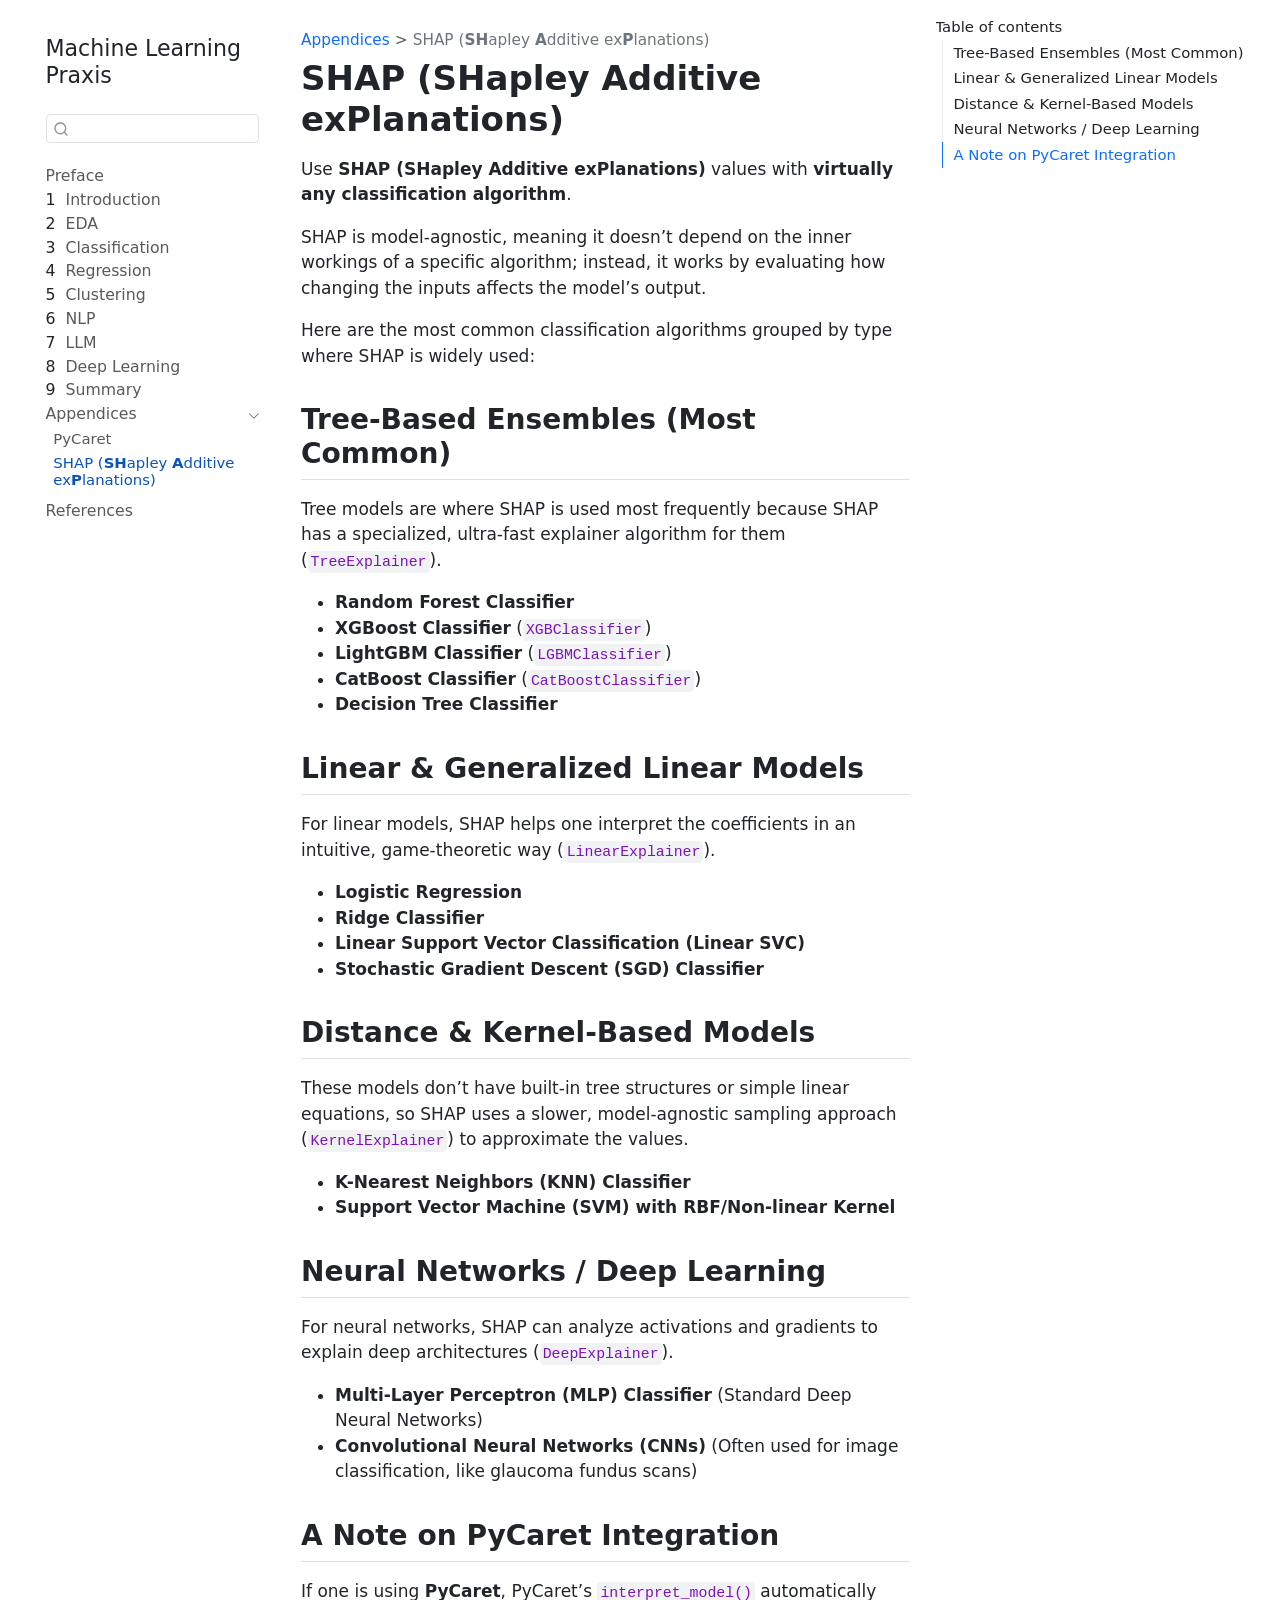
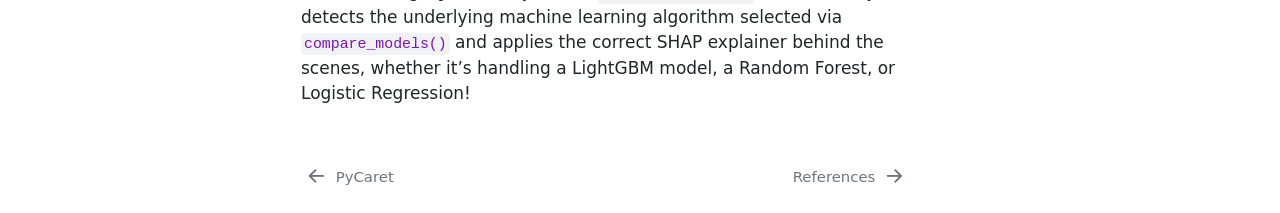
<file: _book/shapley.html>
<!DOCTYPE html>
<html xmlns="http://www.w3.org/1999/xhtml" lang="en" xml:lang="en"><head>

<meta charset="utf-8">
<meta name="generator" content="quarto-1.10.18">

<meta name="viewport" content="width=device-width, initial-scale=1.0, user-scalable=yes">


<title>SHAP (SHapley Additive exPlanations) – Machine Learning Praxis</title>
<style>
/* Default styles provided by pandoc.
** See https://pandoc.org/MANUAL.html#variables-for-html for config info.
*/
span.smallcaps{font-variant: small-caps;}
div.columns{display: flex; gap: 1.5em;}
div.column{flex: auto;}
@media screen {
div.columns{gap: min(4vw, 1.5em);}
div.column{overflow-x: auto;}
}
div.hanging-indent{margin-left: 1.5em; text-indent: -1.5em;}
ul.task-list{list-style: none;}
ul.task-list li input[type="checkbox"] {
  width: 0.8em;
  margin: 0 0.8em 0.2em -1em; /* quarto-specific, see https://github.com/quarto-dev/quarto-cli/issues/4556 */ 
  vertical-align: middle;
}
</style>


<script src="site_libs/quarto-nav/quarto-nav.js"></script>
<script src="site_libs/quarto-nav/headroom.min.js"></script>
<script src="site_libs/clipboard/clipboard.min.js"></script>
<script src="site_libs/quarto-search/autocomplete.umd.js"></script>
<script src="site_libs/quarto-search/fuse.min.js"></script>
<script src="site_libs/quarto-search/quarto-search.js"></script>
<meta name="quarto:offset" content="./">
<link href="./references.html" rel="next">
<link href="./pycaret.html" rel="prev">
<script src="site_libs/quarto-html/quarto.js" type="module"></script>
<script src="site_libs/quarto-html/tabsets/tabsets.js" type="module"></script>
<script src="site_libs/quarto-html/popper.min.js"></script>
<script src="site_libs/quarto-html/tippy.umd.min.js"></script>
<script src="site_libs/quarto-html/anchor.min.js"></script>
<link href="site_libs/quarto-html/tippy.css" rel="stylesheet">
<link href="site_libs/quarto-html/quarto-syntax-highlighting-64a204ab8560d761af7679ceaba22944.css" rel="stylesheet" id="quarto-text-highlighting-styles">
<script src="site_libs/bootstrap/bootstrap.min.js"></script>
<link href="site_libs/bootstrap/bootstrap-icons.css" rel="stylesheet">
<link href="site_libs/bootstrap/bootstrap-4d36d114e982710028c61d0b9a7514a7.min.css" rel="stylesheet" append-hash="true" id="quarto-bootstrap" data-mode="light">
<script id="quarto-search-options" type="application/json">{
  "location": "sidebar",
  "copy-button": false,
  "collapse-after": 3,
  "panel-placement": "start",
  "type": "textbox",
  "limit": 50,
  "keyboard-shortcut": [
    "f",
    "/",
    "s"
  ],
  "show-item-context": false,
  "language": {
    "search-no-results-text": "No results",
    "search-matching-documents-text": "matching documents",
    "search-copy-link-title": "Copy link to search",
    "search-hide-matches-text": "Hide additional matches",
    "search-more-match-text": "more match in this document",
    "search-more-matches-text": "more matches in this document",
    "search-clear-button-title": "Clear",
    "search-text-placeholder": "",
    "search-detached-cancel-button-title": "Cancel",
    "search-submit-button-title": "Submit",
    "search-label": "Search"
  }
}</script>


</head>

<body class="nav-sidebar floating quarto-light">

<div id="quarto-search-results"></div>
  <header id="quarto-header" class="headroom fixed-top">
  <nav class="quarto-secondary-nav">
    <div class="container-fluid d-flex">
      <button type="button" class="quarto-btn-toggle btn" data-bs-toggle="collapse" role="button" data-bs-target=".quarto-sidebar-collapse-item" aria-controls="quarto-sidebar" aria-expanded="false" aria-label="Toggle sidebar navigation" onclick="if (window.quartoToggleHeadroom) { window.quartoToggleHeadroom(); }">
        <i class="bi bi-layout-text-sidebar-reverse"></i>
      </button>
        <nav class="quarto-page-breadcrumbs" aria-label="breadcrumb"><ol class="breadcrumb"><li class="breadcrumb-item"><a href="./pycaret.html">Appendices</a></li><li class="breadcrumb-item"><a href="./shapley.html">SHAP (<strong>SH</strong>apley <strong>A</strong>dditive ex<strong>P</strong>lanations)</a></li></ol></nav>
        <a class="flex-grow-1" role="navigation" data-bs-toggle="collapse" data-bs-target=".quarto-sidebar-collapse-item" aria-controls="quarto-sidebar" aria-expanded="false" aria-label="Toggle sidebar navigation" onclick="if (window.quartoToggleHeadroom) { window.quartoToggleHeadroom(); }">      
        </a>
      <button type="button" class="btn quarto-search-button" aria-label="Search" onclick="window.quartoOpenSearch();">
        <i class="bi bi-search"></i>
      </button>
    </div>
  </nav>
</header>
<!-- content -->
<div id="quarto-content" class="quarto-container page-columns page-rows-contents page-layout-article">
<!-- sidebar -->
  <nav id="quarto-sidebar" class="sidebar collapse collapse-horizontal quarto-sidebar-collapse-item sidebar-navigation floating overflow-auto">
    <div class="pt-lg-2 mt-2 text-left sidebar-header">
    <div class="sidebar-title mb-0 py-0">
      <a href="./">Machine Learning Praxis</a> 
    </div>
      </div>
        <div class="mt-2 flex-shrink-0 align-items-center">
        <div class="sidebar-search">
        <div id="quarto-search" class="" title="Search"></div>
        </div>
        </div>
    <div class="sidebar-menu-container"> 
    <ul class="list-unstyled mt-1">
        <li class="sidebar-item">
  <div class="sidebar-item-container"> 
  <a href="./index.html" class="sidebar-item-text sidebar-link">
 <span class="menu-text">Preface</span></a>
  </div>
</li>
        <li class="sidebar-item">
  <div class="sidebar-item-container"> 
  <a href="./intro.html" class="sidebar-item-text sidebar-link">
 <span class="menu-text"><span class="chapter-number">1</span>&nbsp; <span class="chapter-title">Introduction</span></span></a>
  </div>
</li>
        <li class="sidebar-item">
  <div class="sidebar-item-container"> 
  <a href="./eda.html" class="sidebar-item-text sidebar-link">
 <span class="menu-text"><span class="chapter-number">2</span>&nbsp; <span class="chapter-title">EDA</span></span></a>
  </div>
</li>
        <li class="sidebar-item">
  <div class="sidebar-item-container"> 
  <a href="./classification.html" class="sidebar-item-text sidebar-link">
 <span class="menu-text"><span class="chapter-number">3</span>&nbsp; <span class="chapter-title">Classification</span></span></a>
  </div>
</li>
        <li class="sidebar-item">
  <div class="sidebar-item-container"> 
  <a href="./regression.html" class="sidebar-item-text sidebar-link">
 <span class="menu-text"><span class="chapter-number">4</span>&nbsp; <span class="chapter-title">Regression</span></span></a>
  </div>
</li>
        <li class="sidebar-item">
  <div class="sidebar-item-container"> 
  <a href="./clustering.html" class="sidebar-item-text sidebar-link">
 <span class="menu-text"><span class="chapter-number">5</span>&nbsp; <span class="chapter-title">Clustering</span></span></a>
  </div>
</li>
        <li class="sidebar-item">
  <div class="sidebar-item-container"> 
  <a href="./nlp.html" class="sidebar-item-text sidebar-link">
 <span class="menu-text"><span class="chapter-number">6</span>&nbsp; <span class="chapter-title">NLP</span></span></a>
  </div>
</li>
        <li class="sidebar-item">
  <div class="sidebar-item-container"> 
  <a href="./llm.html" class="sidebar-item-text sidebar-link">
 <span class="menu-text"><span class="chapter-number">7</span>&nbsp; <span class="chapter-title">LLM</span></span></a>
  </div>
</li>
        <li class="sidebar-item">
  <div class="sidebar-item-container"> 
  <a href="./deepLearning.html" class="sidebar-item-text sidebar-link">
 <span class="menu-text"><span class="chapter-number">8</span>&nbsp; <span class="chapter-title">Deep Learning</span></span></a>
  </div>
</li>
        <li class="sidebar-item">
  <div class="sidebar-item-container"> 
  <a href="./summary.html" class="sidebar-item-text sidebar-link">
 <span class="menu-text"><span class="chapter-number">9</span>&nbsp; <span class="chapter-title">Summary</span></span></a>
  </div>
</li>
        <li class="sidebar-item sidebar-item-section">
      <div class="sidebar-item-container"> 
            <a class="sidebar-item-text sidebar-link text-start" data-bs-toggle="collapse" data-bs-target="#quarto-sidebar-section-1" role="navigation" aria-expanded="true">
 <span class="menu-text">Appendices</span></a>
          <a class="sidebar-item-toggle text-start" data-bs-toggle="collapse" data-bs-target="#quarto-sidebar-section-1" role="navigation" aria-expanded="true" aria-label="Toggle section">
            <i class="bi bi-chevron-right ms-2"></i>
          </a> 
      </div>
      <ul id="quarto-sidebar-section-1" class="collapse list-unstyled sidebar-section depth1 show">  
          <li class="sidebar-item">
  <div class="sidebar-item-container"> 
  <a href="./pycaret.html" class="sidebar-item-text sidebar-link">
 <span class="menu-text">PyCaret</span></a>
  </div>
</li>
          <li class="sidebar-item">
  <div class="sidebar-item-container"> 
  <a href="./shapley.html" class="sidebar-item-text sidebar-link active">
 <span class="menu-text">SHAP (<strong>SH</strong>apley <strong>A</strong>dditive ex<strong>P</strong>lanations)</span></a>
  </div>
</li>
      </ul>
  </li>
        <li class="sidebar-item">
  <div class="sidebar-item-container"> 
  <a href="./references.html" class="sidebar-item-text sidebar-link">
 <span class="menu-text">References</span></a>
  </div>
</li>
    </ul>
    </div>
</nav>
<div id="quarto-sidebar-glass" class="quarto-sidebar-collapse-item" data-bs-toggle="collapse" data-bs-target=".quarto-sidebar-collapse-item"></div>
<!-- margin-sidebar -->
    <div id="quarto-margin-sidebar" class="sidebar margin-sidebar">
        <nav id="TOC" role="doc-toc" class="toc-active">
    <h2 id="toc-title">Table of contents</h2>
   
  <ul>
  <li><a href="#tree-based-ensembles-most-common" id="toc-tree-based-ensembles-most-common" class="nav-link active" data-scroll-target="#tree-based-ensembles-most-common">Tree-Based Ensembles (Most Common)</a></li>
  <li><a href="#linear-generalized-linear-models" id="toc-linear-generalized-linear-models" class="nav-link" data-scroll-target="#linear-generalized-linear-models">Linear &amp; Generalized Linear Models</a></li>
  <li><a href="#distance-kernel-based-models" id="toc-distance-kernel-based-models" class="nav-link" data-scroll-target="#distance-kernel-based-models">Distance &amp; Kernel-Based Models</a></li>
  <li><a href="#neural-networks-deep-learning" id="toc-neural-networks-deep-learning" class="nav-link" data-scroll-target="#neural-networks-deep-learning">Neural Networks / Deep Learning</a></li>
  <li><a href="#a-note-on-pycaret-integration" id="toc-a-note-on-pycaret-integration" class="nav-link" data-scroll-target="#a-note-on-pycaret-integration">A Note on PyCaret Integration</a></li>
  </ul>
</nav>
    </div>
<!-- main -->
<main class="content" id="quarto-document-content">

<header id="title-block-header" class="quarto-title-block default"><nav class="quarto-page-breadcrumbs quarto-title-breadcrumbs d-none d-lg-block" aria-label="breadcrumb"><ol class="breadcrumb"><li class="breadcrumb-item"><a href="./pycaret.html">Appendices</a></li><li class="breadcrumb-item"><a href="./shapley.html">SHAP (<strong>SH</strong>apley <strong>A</strong>dditive ex<strong>P</strong>lanations)</a></li></ol></nav>
<div class="quarto-title">
<h1 class="title">SHAP (<strong>SH</strong>apley <strong>A</strong>dditive ex<strong>P</strong>lanations)</h1>
</div>



<div class="quarto-title-meta">

    
  
    
  </div>
  


</header>


<p>Use <strong>SHAP (SHapley Additive exPlanations)</strong> values with <strong>virtually any classification algorithm</strong>.</p>
<p>SHAP is model-agnostic, meaning it doesn’t depend on the inner workings of a specific algorithm; instead, it works by evaluating how changing the inputs affects the model’s output.</p>
<p>Here are the most common classification algorithms grouped by type where SHAP is widely used:</p>
<section id="tree-based-ensembles-most-common" class="level2">
<h2 class="anchored" data-anchor-id="tree-based-ensembles-most-common">Tree-Based Ensembles (Most Common)</h2>
<p>Tree models are where SHAP is used most frequently because SHAP has a specialized, ultra-fast explainer algorithm for them (<code>TreeExplainer</code>).</p>
<ul>
<li><strong>Random Forest Classifier</strong></li>
<li><strong>XGBoost Classifier</strong> (<code>XGBClassifier</code>)</li>
<li><strong>LightGBM Classifier</strong> (<code>LGBMClassifier</code>)</li>
<li><strong>CatBoost Classifier</strong> (<code>CatBoostClassifier</code>)</li>
<li><strong>Decision Tree Classifier</strong></li>
</ul>
</section>
<section id="linear-generalized-linear-models" class="level2">
<h2 class="anchored" data-anchor-id="linear-generalized-linear-models">Linear &amp; Generalized Linear Models</h2>
<p>For linear models, SHAP helps one interpret the coefficients in an intuitive, game-theoretic way (<code>LinearExplainer</code>).</p>
<ul>
<li><strong>Logistic Regression</strong></li>
<li><strong>Ridge Classifier</strong></li>
<li><strong>Linear Support Vector Classification (Linear SVC)</strong></li>
<li><strong>Stochastic Gradient Descent (SGD) Classifier</strong></li>
</ul>
</section>
<section id="distance-kernel-based-models" class="level2">
<h2 class="anchored" data-anchor-id="distance-kernel-based-models">Distance &amp; Kernel-Based Models</h2>
<p>These models don’t have built-in tree structures or simple linear equations, so SHAP uses a slower, model-agnostic sampling approach (<code>KernelExplainer</code>) to approximate the values.</p>
<ul>
<li><strong>K-Nearest Neighbors (KNN) Classifier</strong></li>
<li><strong>Support Vector Machine (SVM) with RBF/Non-linear Kernel</strong></li>
</ul>
</section>
<section id="neural-networks-deep-learning" class="level2">
<h2 class="anchored" data-anchor-id="neural-networks-deep-learning">Neural Networks / Deep Learning</h2>
<p>For neural networks, SHAP can analyze activations and gradients to explain deep architectures (<code>DeepExplainer</code>).</p>
<ul>
<li><strong>Multi-Layer Perceptron (MLP) Classifier</strong> (Standard Deep Neural Networks)</li>
<li><strong>Convolutional Neural Networks (CNNs)</strong> (Often used for image classification, like glaucoma fundus scans)</li>
</ul>
</section>
<section id="a-note-on-pycaret-integration" class="level2">
<h2 class="anchored" data-anchor-id="a-note-on-pycaret-integration">A Note on PyCaret Integration</h2>
<p>If one is using <strong>PyCaret</strong>, PyCaret’s <code>interpret_model()</code> automatically detects the underlying machine learning algorithm selected via <code>compare_models()</code> and applies the correct SHAP explainer behind the scenes, whether it’s handling a LightGBM model, a Random Forest, or Logistic Regression!</p>


</section>

</main> <!-- /main -->
<script id="quarto-html-after-body" type="application/javascript">
  window.document.addEventListener("DOMContentLoaded", function (event) {
    const icon = "";
    const anchorJS = new window.AnchorJS();
    anchorJS.options = {
      placement: 'right',
      icon: icon
    };
    anchorJS.add('.anchored');
    const isCodeAnnotation = (el) => {
      for (const clz of el.classList) {
        if (clz.startsWith('code-annotation-')) {                     
          return true;
        }
      }
      return false;
    }
    const onCopySuccess = function(e) {
      // button target
      const button = e.trigger;
      // don't keep focus
      button.blur();
      // flash "checked"
      button.classList.add('code-copy-button-checked');
      var currentTitle = button.getAttribute("title");
      button.setAttribute("title", "Copied!");
      let tooltip;
      if (window.bootstrap) {
        button.setAttribute("data-bs-toggle", "tooltip");
        button.setAttribute("data-bs-placement", "left");
        button.setAttribute("data-bs-title", "Copied!");
        tooltip = new bootstrap.Tooltip(button, 
          { trigger: "manual", 
            customClass: "code-copy-button-tooltip",
            offset: [0, -8]});
        tooltip.show();    
      }
      setTimeout(function() {
        if (tooltip) {
          tooltip.hide();
          button.removeAttribute("data-bs-title");
          button.removeAttribute("data-bs-toggle");
          button.removeAttribute("data-bs-placement");
        }
        button.setAttribute("title", currentTitle);
        button.classList.remove('code-copy-button-checked');
      }, 1000);
      // clear code selection
      e.clearSelection();
    }
    const getTextToCopy = function(trigger) {
      const outerScaffold = trigger.parentElement.cloneNode(true);
      const codeEl = outerScaffold.querySelector('code');
      for (const childEl of codeEl.children) {
        if (isCodeAnnotation(childEl)) {
          childEl.remove();
        }
      }
      return codeEl.innerText;
    }
    const clipboard = new window.ClipboardJS('.code-copy-button:not([data-in-quarto-modal])', {
      text: getTextToCopy
    });
    clipboard.on('success', onCopySuccess);
    if (window.document.getElementById('quarto-embedded-source-code-modal')) {
      const clipboardModal = new window.ClipboardJS('.code-copy-button[data-in-quarto-modal]', {
        text: getTextToCopy,
        container: window.document.getElementById('quarto-embedded-source-code-modal')
      });
      clipboardModal.on('success', onCopySuccess);
    }
      var localhostRegex = new RegExp(/^(?:http|https):\/\/localhost\:?[0-9]*\//);
      var mailtoRegex = new RegExp(/^mailto:/);
        var filterRegex = new RegExp('/' + window.location.host + '/');
      var isInternal = (href) => {
          return filterRegex.test(href) || localhostRegex.test(href) || mailtoRegex.test(href);
      }
      // Inspect non-navigation links and adorn them if external
     var links = window.document.querySelectorAll('a[href]:not(.nav-link):not(.navbar-brand):not(.toc-action):not(.sidebar-link):not(.sidebar-item-toggle):not(.pagination-link):not(.no-external):not([aria-hidden]):not(.dropdown-item):not(.quarto-navigation-tool):not(.about-link)');
      for (var i=0; i<links.length; i++) {
        const link = links[i];
        if (!isInternal(link.href)) {
          // undo the damage that might have been done by quarto-nav.js in the case of
          // links that we want to consider external
          if (link.dataset.originalHref !== undefined) {
            link.href = link.dataset.originalHref;
          }
        }
      }
    function tippyHover(el, contentFn, onTriggerFn, onUntriggerFn) {
      const config = {
        allowHTML: true,
        maxWidth: 500,
        delay: 100,
        arrow: false,
        appendTo: function(el) {
            return el.parentElement;
        },
        interactive: true,
        interactiveBorder: 10,
        theme: 'quarto',
        placement: 'bottom-start',
      };
      if (contentFn) {
        config.content = contentFn;
      }
      if (onTriggerFn) {
        config.onTrigger = onTriggerFn;
      }
      if (onUntriggerFn) {
        config.onUntrigger = onUntriggerFn;
      }
      window.tippy(el, config); 
    }
    const noterefs = window.document.querySelectorAll('a[role="doc-noteref"]');
    for (var i=0; i<noterefs.length; i++) {
      const ref = noterefs[i];
      tippyHover(ref, function() {
        // use id or data attribute instead here
        let href = ref.getAttribute('data-footnote-href') || ref.getAttribute('href');
        try { href = new URL(href).hash; } catch {}
        const id = href.replace(/^#\/?/, "");
        const note = window.document.getElementById(id);
        if (note) {
          return note.innerHTML;
        } else {
          return "";
        }
      });
    }
    const xrefs = window.document.querySelectorAll('a.quarto-xref');
    const processXRef = (id, note) => {
      // Strip column container classes
      const stripColumnClz = (el) => {
        el.classList.remove("page-full", "page-columns");
        if (el.children) {
          for (const child of el.children) {
            stripColumnClz(child);
          }
        }
      }
      stripColumnClz(note)
      if (id === null || id.startsWith('sec-')) {
        // Special case sections, only their first couple elements
        const container = document.createElement("div");
        if (note.children && note.children.length > 2) {
          container.appendChild(note.children[0].cloneNode(true));
          for (let i = 1; i < note.children.length; i++) {
            const child = note.children[i];
            if (child.tagName === "P" && child.innerText === "") {
              continue;
            } else {
              container.appendChild(child.cloneNode(true));
              break;
            }
          }
          if (window.Quarto?.typesetMath) {
            window.Quarto.typesetMath(container);
          }
          return container.innerHTML
        } else {
          if (window.Quarto?.typesetMath) {
            window.Quarto.typesetMath(note);
          }
          return note.innerHTML;
        }
      } else {
        // Remove any anchor links if they are present
        const anchorLink = note.querySelector('a.anchorjs-link');
        if (anchorLink) {
          anchorLink.remove();
        }
        if (window.Quarto?.typesetMath) {
          window.Quarto.typesetMath(note);
        }
        if (note.classList.contains("callout")) {
          return note.outerHTML;
        } else {
          return note.innerHTML;
        }
      }
    }
    for (var i=0; i<xrefs.length; i++) {
      const xref = xrefs[i];
      tippyHover(xref, undefined, function(instance) {
        instance.disable();
        let url = xref.getAttribute('href');
        let hash = undefined; 
        if (url.startsWith('#')) {
          hash = url;
        } else {
          try { hash = new URL(url).hash; } catch {}
        }
        if (hash) {
          const id = hash.replace(/^#\/?/, "");
          const note = window.document.getElementById(id);
          if (note !== null) {
            try {
              const html = processXRef(id, note.cloneNode(true));
              instance.setContent(html);
            } finally {
              instance.enable();
              instance.show();
            }
          } else {
            // See if we can fetch this
            fetch(url.split('#')[0])
            .then(res => res.text())
            .then(html => {
              const parser = new DOMParser();
              const htmlDoc = parser.parseFromString(html, "text/html");
              const note = htmlDoc.getElementById(id);
              if (note !== null) {
                const html = processXRef(id, note);
                instance.setContent(html);
              } 
            }).finally(() => {
              instance.enable();
              instance.show();
            });
          }
        } else {
          // See if we can fetch a full url (with no hash to target)
          // This is a special case and we should probably do some content thinning / targeting
          fetch(url)
          .then(res => res.text())
          .then(html => {
            const parser = new DOMParser();
            const htmlDoc = parser.parseFromString(html, "text/html");
            const note = htmlDoc.querySelector('main.content');
            if (note !== null) {
              // This should only happen for chapter cross references
              // (since there is no id in the URL)
              // remove the first header
              if (note.children.length > 0 && note.children[0].tagName === "HEADER") {
                note.children[0].remove();
              }
              const html = processXRef(null, note);
              instance.setContent(html);
            } 
          }).finally(() => {
            instance.enable();
            instance.show();
          });
        }
      }, function(instance) {
      });
    }
        let selectedAnnoteEl;
        const selectorForAnnotation = ( cell, annotation) => {
          let cellAttr = 'data-code-cell="' + cell + '"';
          let lineAttr = 'data-code-annotation="' +  annotation + '"';
          const selector = 'span[' + cellAttr + '][' + lineAttr + ']';
          return selector;
        }
        const selectCodeLines = (annoteEl) => {
          const doc = window.document;
          const targetCell = annoteEl.getAttribute("data-target-cell");
          const targetAnnotation = annoteEl.getAttribute("data-target-annotation");
          const annoteSpan = window.document.querySelector(selectorForAnnotation(targetCell, targetAnnotation));
          const lines = annoteSpan.getAttribute("data-code-lines").split(",");
          const lineIds = lines.map((line) => {
            return targetCell + "-" + line;
          })
          let top = null;
          let height = null;
          let parent = null;
          if (lineIds.length > 0) {
              //compute the position of the single el (top and bottom and make a div)
              const el = window.document.getElementById(lineIds[0]);
              top = el.offsetTop;
              height = el.offsetHeight;
              parent = el.parentElement.parentElement;
            if (lineIds.length > 1) {
              const lastEl = window.document.getElementById(lineIds[lineIds.length - 1]);
              const bottom = lastEl.offsetTop + lastEl.offsetHeight;
              height = bottom - top;
            }
            if (top !== null && height !== null && parent !== null) {
              // cook up a div (if necessary) and position it 
              let div = window.document.getElementById("code-annotation-line-highlight");
              if (div === null) {
                div = window.document.createElement("div");
                div.setAttribute("id", "code-annotation-line-highlight");
                div.style.position = 'absolute';
                parent.appendChild(div);
              }
              div.style.top = top - 2 + "px";
              div.style.height = height + 4 + "px";
              div.style.left = 0;
              let gutterDiv = window.document.getElementById("code-annotation-line-highlight-gutter");
              if (gutterDiv === null) {
                gutterDiv = window.document.createElement("div");
                gutterDiv.setAttribute("id", "code-annotation-line-highlight-gutter");
                gutterDiv.style.position = 'absolute';
                const codeCell = window.document.getElementById(targetCell);
                const gutter = codeCell.querySelector('.code-annotation-gutter');
                gutter.appendChild(gutterDiv);
              }
              gutterDiv.style.top = top - 2 + "px";
              gutterDiv.style.height = height + 4 + "px";
            }
            selectedAnnoteEl = annoteEl;
          }
        };
        const unselectCodeLines = () => {
          const elementsIds = ["code-annotation-line-highlight", "code-annotation-line-highlight-gutter"];
          elementsIds.forEach((elId) => {
            const div = window.document.getElementById(elId);
            if (div) {
              div.remove();
            }
          });
          selectedAnnoteEl = undefined;
        };
          // Handle positioning of the toggle
      window.addEventListener(
        "resize",
        throttle(() => {
          elRect = undefined;
          if (selectedAnnoteEl) {
            selectCodeLines(selectedAnnoteEl);
          }
        }, 10)
      );
      function throttle(fn, ms) {
      let throttle = false;
      let timer;
        return (...args) => {
          if(!throttle) { // first call gets through
              fn.apply(this, args);
              throttle = true;
          } else { // all the others get throttled
              if(timer) clearTimeout(timer); // cancel #2
              timer = setTimeout(() => {
                fn.apply(this, args);
                timer = throttle = false;
              }, ms);
          }
        };
      }
        // Attach click handler to the DT
        const annoteDls = window.document.querySelectorAll('dt[data-target-cell]');
        for (const annoteDlNode of annoteDls) {
          annoteDlNode.addEventListener('click', (event) => {
            const clickedEl = event.target;
            if (clickedEl !== selectedAnnoteEl) {
              unselectCodeLines();
              const activeEl = window.document.querySelector('dt[data-target-cell].code-annotation-active');
              if (activeEl) {
                activeEl.classList.remove('code-annotation-active');
              }
              selectCodeLines(clickedEl);
              clickedEl.classList.add('code-annotation-active');
            } else {
              // Unselect the line
              unselectCodeLines();
              clickedEl.classList.remove('code-annotation-active');
            }
          });
        }
    const findCites = (el) => {
      const parentEl = el.parentElement;
      if (parentEl) {
        const cites = parentEl.dataset.cites;
        if (cites) {
          return {
            el,
            cites: cites.split(' ')
          };
        } else {
          return findCites(el.parentElement)
        }
      } else {
        return undefined;
      }
    };
    var bibliorefs = window.document.querySelectorAll('a[role="doc-biblioref"]');
    for (var i=0; i<bibliorefs.length; i++) {
      const ref = bibliorefs[i];
      const citeInfo = findCites(ref);
      if (citeInfo) {
        tippyHover(citeInfo.el, function() {
          var popup = window.document.createElement('div');
          citeInfo.cites.forEach(function(cite) {
            var citeDiv = window.document.createElement('div');
            citeDiv.classList.add('hanging-indent');
            citeDiv.classList.add('csl-entry');
            var biblioDiv = window.document.getElementById('ref-' + cite);
            if (biblioDiv) {
              citeDiv.innerHTML = biblioDiv.innerHTML;
            }
            popup.appendChild(citeDiv);
          });
          return popup.innerHTML;
        });
      }
    }
  });
  </script>
<nav class="page-navigation">
  <div class="nav-page nav-page-previous">
      <a href="./pycaret.html" class="pagination-link" aria-label="PyCaret">
        <i class="bi bi-arrow-left-short"></i> <span class="nav-page-text">PyCaret</span>
      </a>          
  </div>
  <div class="nav-page nav-page-next">
      <a href="./references.html" class="pagination-link" aria-label="References">
        <span class="nav-page-text">References</span> <i class="bi bi-arrow-right-short"></i>
      </a>
  </div>
</nav>
</div> <!-- /content -->




</body></html>
</file>
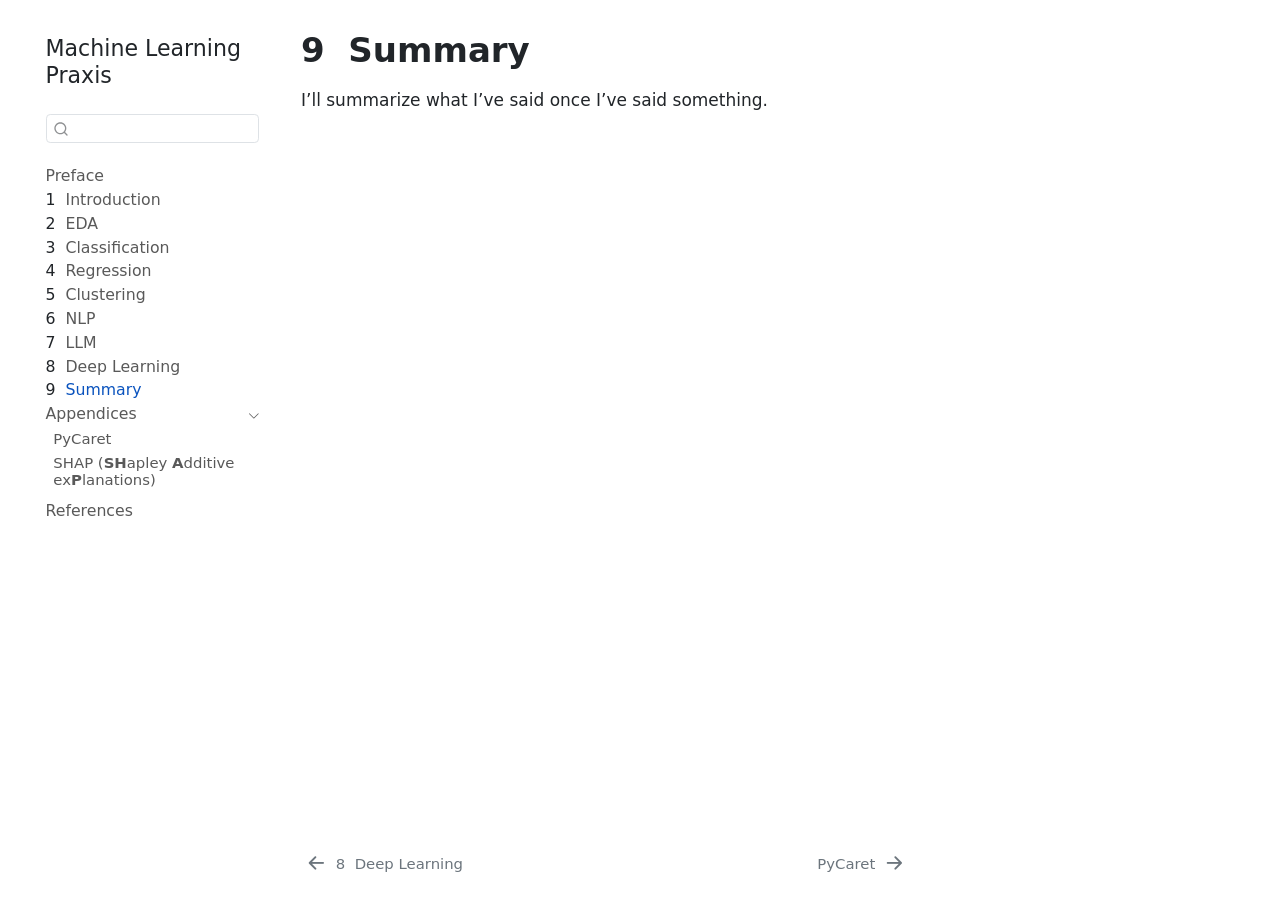
<file: _book/summary.html>
<!DOCTYPE html>
<html xmlns="http://www.w3.org/1999/xhtml" lang="en" xml:lang="en"><head>

<meta charset="utf-8">
<meta name="generator" content="quarto-1.10.18">

<meta name="viewport" content="width=device-width, initial-scale=1.0, user-scalable=yes">


<title>9&nbsp; Summary – Machine Learning Praxis</title>
<style>
/* Default styles provided by pandoc.
** See https://pandoc.org/MANUAL.html#variables-for-html for config info.
*/
span.smallcaps{font-variant: small-caps;}
div.columns{display: flex; gap: 1.5em;}
div.column{flex: auto;}
@media screen {
div.columns{gap: min(4vw, 1.5em);}
div.column{overflow-x: auto;}
}
div.hanging-indent{margin-left: 1.5em; text-indent: -1.5em;}
ul.task-list{list-style: none;}
ul.task-list li input[type="checkbox"] {
  width: 0.8em;
  margin: 0 0.8em 0.2em -1em; /* quarto-specific, see https://github.com/quarto-dev/quarto-cli/issues/4556 */ 
  vertical-align: middle;
}
</style>


<script src="site_libs/quarto-nav/quarto-nav.js"></script>
<script src="site_libs/quarto-nav/headroom.min.js"></script>
<script src="site_libs/clipboard/clipboard.min.js"></script>
<script src="site_libs/quarto-search/autocomplete.umd.js"></script>
<script src="site_libs/quarto-search/fuse.min.js"></script>
<script src="site_libs/quarto-search/quarto-search.js"></script>
<meta name="quarto:offset" content="./">
<link href="./pycaret.html" rel="next">
<link href="./deepLearning.html" rel="prev">
<script src="site_libs/quarto-html/quarto.js" type="module"></script>
<script src="site_libs/quarto-html/tabsets/tabsets.js" type="module"></script>
<script src="site_libs/quarto-html/popper.min.js"></script>
<script src="site_libs/quarto-html/tippy.umd.min.js"></script>
<script src="site_libs/quarto-html/anchor.min.js"></script>
<link href="site_libs/quarto-html/tippy.css" rel="stylesheet">
<link href="site_libs/quarto-html/quarto-syntax-highlighting-64a204ab8560d761af7679ceaba22944.css" rel="stylesheet" id="quarto-text-highlighting-styles">
<script src="site_libs/bootstrap/bootstrap.min.js"></script>
<link href="site_libs/bootstrap/bootstrap-icons.css" rel="stylesheet">
<link href="site_libs/bootstrap/bootstrap-4d36d114e982710028c61d0b9a7514a7.min.css" rel="stylesheet" append-hash="true" id="quarto-bootstrap" data-mode="light">
<script id="quarto-search-options" type="application/json">{
  "location": "sidebar",
  "copy-button": false,
  "collapse-after": 3,
  "panel-placement": "start",
  "type": "textbox",
  "limit": 50,
  "keyboard-shortcut": [
    "f",
    "/",
    "s"
  ],
  "show-item-context": false,
  "language": {
    "search-no-results-text": "No results",
    "search-matching-documents-text": "matching documents",
    "search-copy-link-title": "Copy link to search",
    "search-hide-matches-text": "Hide additional matches",
    "search-more-match-text": "more match in this document",
    "search-more-matches-text": "more matches in this document",
    "search-clear-button-title": "Clear",
    "search-text-placeholder": "",
    "search-detached-cancel-button-title": "Cancel",
    "search-submit-button-title": "Submit",
    "search-label": "Search"
  }
}</script>


</head>

<body class="nav-sidebar floating quarto-light">

<div id="quarto-search-results"></div>
  <header id="quarto-header" class="headroom fixed-top">
  <nav class="quarto-secondary-nav">
    <div class="container-fluid d-flex">
      <button type="button" class="quarto-btn-toggle btn" data-bs-toggle="collapse" role="button" data-bs-target=".quarto-sidebar-collapse-item" aria-controls="quarto-sidebar" aria-expanded="false" aria-label="Toggle sidebar navigation" onclick="if (window.quartoToggleHeadroom) { window.quartoToggleHeadroom(); }">
        <i class="bi bi-layout-text-sidebar-reverse"></i>
      </button>
        <nav class="quarto-page-breadcrumbs" aria-label="breadcrumb"><ol class="breadcrumb"><li class="breadcrumb-item"><a href="./summary.html"><span class="chapter-number">9</span>&nbsp; <span class="chapter-title">Summary</span></a></li></ol></nav>
        <a class="flex-grow-1" role="navigation" data-bs-toggle="collapse" data-bs-target=".quarto-sidebar-collapse-item" aria-controls="quarto-sidebar" aria-expanded="false" aria-label="Toggle sidebar navigation" onclick="if (window.quartoToggleHeadroom) { window.quartoToggleHeadroom(); }">      
        </a>
      <button type="button" class="btn quarto-search-button" aria-label="Search" onclick="window.quartoOpenSearch();">
        <i class="bi bi-search"></i>
      </button>
    </div>
  </nav>
</header>
<!-- content -->
<div id="quarto-content" class="quarto-container page-columns page-rows-contents page-layout-article">
<!-- sidebar -->
  <nav id="quarto-sidebar" class="sidebar collapse collapse-horizontal quarto-sidebar-collapse-item sidebar-navigation floating overflow-auto">
    <div class="pt-lg-2 mt-2 text-left sidebar-header">
    <div class="sidebar-title mb-0 py-0">
      <a href="./">Machine Learning Praxis</a> 
    </div>
      </div>
        <div class="mt-2 flex-shrink-0 align-items-center">
        <div class="sidebar-search">
        <div id="quarto-search" class="" title="Search"></div>
        </div>
        </div>
    <div class="sidebar-menu-container"> 
    <ul class="list-unstyled mt-1">
        <li class="sidebar-item">
  <div class="sidebar-item-container"> 
  <a href="./index.html" class="sidebar-item-text sidebar-link">
 <span class="menu-text">Preface</span></a>
  </div>
</li>
        <li class="sidebar-item">
  <div class="sidebar-item-container"> 
  <a href="./intro.html" class="sidebar-item-text sidebar-link">
 <span class="menu-text"><span class="chapter-number">1</span>&nbsp; <span class="chapter-title">Introduction</span></span></a>
  </div>
</li>
        <li class="sidebar-item">
  <div class="sidebar-item-container"> 
  <a href="./eda.html" class="sidebar-item-text sidebar-link">
 <span class="menu-text"><span class="chapter-number">2</span>&nbsp; <span class="chapter-title">EDA</span></span></a>
  </div>
</li>
        <li class="sidebar-item">
  <div class="sidebar-item-container"> 
  <a href="./classification.html" class="sidebar-item-text sidebar-link">
 <span class="menu-text"><span class="chapter-number">3</span>&nbsp; <span class="chapter-title">Classification</span></span></a>
  </div>
</li>
        <li class="sidebar-item">
  <div class="sidebar-item-container"> 
  <a href="./regression.html" class="sidebar-item-text sidebar-link">
 <span class="menu-text"><span class="chapter-number">4</span>&nbsp; <span class="chapter-title">Regression</span></span></a>
  </div>
</li>
        <li class="sidebar-item">
  <div class="sidebar-item-container"> 
  <a href="./clustering.html" class="sidebar-item-text sidebar-link">
 <span class="menu-text"><span class="chapter-number">5</span>&nbsp; <span class="chapter-title">Clustering</span></span></a>
  </div>
</li>
        <li class="sidebar-item">
  <div class="sidebar-item-container"> 
  <a href="./nlp.html" class="sidebar-item-text sidebar-link">
 <span class="menu-text"><span class="chapter-number">6</span>&nbsp; <span class="chapter-title">NLP</span></span></a>
  </div>
</li>
        <li class="sidebar-item">
  <div class="sidebar-item-container"> 
  <a href="./llm.html" class="sidebar-item-text sidebar-link">
 <span class="menu-text"><span class="chapter-number">7</span>&nbsp; <span class="chapter-title">LLM</span></span></a>
  </div>
</li>
        <li class="sidebar-item">
  <div class="sidebar-item-container"> 
  <a href="./deepLearning.html" class="sidebar-item-text sidebar-link">
 <span class="menu-text"><span class="chapter-number">8</span>&nbsp; <span class="chapter-title">Deep Learning</span></span></a>
  </div>
</li>
        <li class="sidebar-item">
  <div class="sidebar-item-container"> 
  <a href="./summary.html" class="sidebar-item-text sidebar-link active">
 <span class="menu-text"><span class="chapter-number">9</span>&nbsp; <span class="chapter-title">Summary</span></span></a>
  </div>
</li>
        <li class="sidebar-item sidebar-item-section">
      <div class="sidebar-item-container"> 
            <a class="sidebar-item-text sidebar-link text-start" data-bs-toggle="collapse" data-bs-target="#quarto-sidebar-section-1" role="navigation" aria-expanded="true">
 <span class="menu-text">Appendices</span></a>
          <a class="sidebar-item-toggle text-start" data-bs-toggle="collapse" data-bs-target="#quarto-sidebar-section-1" role="navigation" aria-expanded="true" aria-label="Toggle section">
            <i class="bi bi-chevron-right ms-2"></i>
          </a> 
      </div>
      <ul id="quarto-sidebar-section-1" class="collapse list-unstyled sidebar-section depth1 show">  
          <li class="sidebar-item">
  <div class="sidebar-item-container"> 
  <a href="./pycaret.html" class="sidebar-item-text sidebar-link">
 <span class="menu-text">PyCaret</span></a>
  </div>
</li>
          <li class="sidebar-item">
  <div class="sidebar-item-container"> 
  <a href="./shapley.html" class="sidebar-item-text sidebar-link">
 <span class="menu-text">SHAP (<strong>SH</strong>apley <strong>A</strong>dditive ex<strong>P</strong>lanations)</span></a>
  </div>
</li>
      </ul>
  </li>
        <li class="sidebar-item">
  <div class="sidebar-item-container"> 
  <a href="./references.html" class="sidebar-item-text sidebar-link">
 <span class="menu-text">References</span></a>
  </div>
</li>
    </ul>
    </div>
</nav>
<div id="quarto-sidebar-glass" class="quarto-sidebar-collapse-item" data-bs-toggle="collapse" data-bs-target=".quarto-sidebar-collapse-item"></div>
<!-- margin-sidebar -->
    <div id="quarto-margin-sidebar" class="sidebar margin-sidebar zindex-bottom">
        
    </div>
<!-- main -->
<main class="content" id="quarto-document-content">

<header id="title-block-header" class="quarto-title-block default">
<div class="quarto-title">
<h1 class="title"><span class="chapter-number">9</span>&nbsp; <span class="chapter-title">Summary</span></h1>
</div>



<div class="quarto-title-meta">

    
  
    
  </div>
  


</header>


<p>I’ll summarize what I’ve said once I’ve said something.</p>



</main> <!-- /main -->
<script id="quarto-html-after-body" type="application/javascript">
  window.document.addEventListener("DOMContentLoaded", function (event) {
    const icon = "";
    const anchorJS = new window.AnchorJS();
    anchorJS.options = {
      placement: 'right',
      icon: icon
    };
    anchorJS.add('.anchored');
    const isCodeAnnotation = (el) => {
      for (const clz of el.classList) {
        if (clz.startsWith('code-annotation-')) {                     
          return true;
        }
      }
      return false;
    }
    const onCopySuccess = function(e) {
      // button target
      const button = e.trigger;
      // don't keep focus
      button.blur();
      // flash "checked"
      button.classList.add('code-copy-button-checked');
      var currentTitle = button.getAttribute("title");
      button.setAttribute("title", "Copied!");
      let tooltip;
      if (window.bootstrap) {
        button.setAttribute("data-bs-toggle", "tooltip");
        button.setAttribute("data-bs-placement", "left");
        button.setAttribute("data-bs-title", "Copied!");
        tooltip = new bootstrap.Tooltip(button, 
          { trigger: "manual", 
            customClass: "code-copy-button-tooltip",
            offset: [0, -8]});
        tooltip.show();    
      }
      setTimeout(function() {
        if (tooltip) {
          tooltip.hide();
          button.removeAttribute("data-bs-title");
          button.removeAttribute("data-bs-toggle");
          button.removeAttribute("data-bs-placement");
        }
        button.setAttribute("title", currentTitle);
        button.classList.remove('code-copy-button-checked');
      }, 1000);
      // clear code selection
      e.clearSelection();
    }
    const getTextToCopy = function(trigger) {
      const outerScaffold = trigger.parentElement.cloneNode(true);
      const codeEl = outerScaffold.querySelector('code');
      for (const childEl of codeEl.children) {
        if (isCodeAnnotation(childEl)) {
          childEl.remove();
        }
      }
      return codeEl.innerText;
    }
    const clipboard = new window.ClipboardJS('.code-copy-button:not([data-in-quarto-modal])', {
      text: getTextToCopy
    });
    clipboard.on('success', onCopySuccess);
    if (window.document.getElementById('quarto-embedded-source-code-modal')) {
      const clipboardModal = new window.ClipboardJS('.code-copy-button[data-in-quarto-modal]', {
        text: getTextToCopy,
        container: window.document.getElementById('quarto-embedded-source-code-modal')
      });
      clipboardModal.on('success', onCopySuccess);
    }
      var localhostRegex = new RegExp(/^(?:http|https):\/\/localhost\:?[0-9]*\//);
      var mailtoRegex = new RegExp(/^mailto:/);
        var filterRegex = new RegExp('/' + window.location.host + '/');
      var isInternal = (href) => {
          return filterRegex.test(href) || localhostRegex.test(href) || mailtoRegex.test(href);
      }
      // Inspect non-navigation links and adorn them if external
     var links = window.document.querySelectorAll('a[href]:not(.nav-link):not(.navbar-brand):not(.toc-action):not(.sidebar-link):not(.sidebar-item-toggle):not(.pagination-link):not(.no-external):not([aria-hidden]):not(.dropdown-item):not(.quarto-navigation-tool):not(.about-link)');
      for (var i=0; i<links.length; i++) {
        const link = links[i];
        if (!isInternal(link.href)) {
          // undo the damage that might have been done by quarto-nav.js in the case of
          // links that we want to consider external
          if (link.dataset.originalHref !== undefined) {
            link.href = link.dataset.originalHref;
          }
        }
      }
    function tippyHover(el, contentFn, onTriggerFn, onUntriggerFn) {
      const config = {
        allowHTML: true,
        maxWidth: 500,
        delay: 100,
        arrow: false,
        appendTo: function(el) {
            return el.parentElement;
        },
        interactive: true,
        interactiveBorder: 10,
        theme: 'quarto',
        placement: 'bottom-start',
      };
      if (contentFn) {
        config.content = contentFn;
      }
      if (onTriggerFn) {
        config.onTrigger = onTriggerFn;
      }
      if (onUntriggerFn) {
        config.onUntrigger = onUntriggerFn;
      }
      window.tippy(el, config); 
    }
    const noterefs = window.document.querySelectorAll('a[role="doc-noteref"]');
    for (var i=0; i<noterefs.length; i++) {
      const ref = noterefs[i];
      tippyHover(ref, function() {
        // use id or data attribute instead here
        let href = ref.getAttribute('data-footnote-href') || ref.getAttribute('href');
        try { href = new URL(href).hash; } catch {}
        const id = href.replace(/^#\/?/, "");
        const note = window.document.getElementById(id);
        if (note) {
          return note.innerHTML;
        } else {
          return "";
        }
      });
    }
    const xrefs = window.document.querySelectorAll('a.quarto-xref');
    const processXRef = (id, note) => {
      // Strip column container classes
      const stripColumnClz = (el) => {
        el.classList.remove("page-full", "page-columns");
        if (el.children) {
          for (const child of el.children) {
            stripColumnClz(child);
          }
        }
      }
      stripColumnClz(note)
      if (id === null || id.startsWith('sec-')) {
        // Special case sections, only their first couple elements
        const container = document.createElement("div");
        if (note.children && note.children.length > 2) {
          container.appendChild(note.children[0].cloneNode(true));
          for (let i = 1; i < note.children.length; i++) {
            const child = note.children[i];
            if (child.tagName === "P" && child.innerText === "") {
              continue;
            } else {
              container.appendChild(child.cloneNode(true));
              break;
            }
          }
          if (window.Quarto?.typesetMath) {
            window.Quarto.typesetMath(container);
          }
          return container.innerHTML
        } else {
          if (window.Quarto?.typesetMath) {
            window.Quarto.typesetMath(note);
          }
          return note.innerHTML;
        }
      } else {
        // Remove any anchor links if they are present
        const anchorLink = note.querySelector('a.anchorjs-link');
        if (anchorLink) {
          anchorLink.remove();
        }
        if (window.Quarto?.typesetMath) {
          window.Quarto.typesetMath(note);
        }
        if (note.classList.contains("callout")) {
          return note.outerHTML;
        } else {
          return note.innerHTML;
        }
      }
    }
    for (var i=0; i<xrefs.length; i++) {
      const xref = xrefs[i];
      tippyHover(xref, undefined, function(instance) {
        instance.disable();
        let url = xref.getAttribute('href');
        let hash = undefined; 
        if (url.startsWith('#')) {
          hash = url;
        } else {
          try { hash = new URL(url).hash; } catch {}
        }
        if (hash) {
          const id = hash.replace(/^#\/?/, "");
          const note = window.document.getElementById(id);
          if (note !== null) {
            try {
              const html = processXRef(id, note.cloneNode(true));
              instance.setContent(html);
            } finally {
              instance.enable();
              instance.show();
            }
          } else {
            // See if we can fetch this
            fetch(url.split('#')[0])
            .then(res => res.text())
            .then(html => {
              const parser = new DOMParser();
              const htmlDoc = parser.parseFromString(html, "text/html");
              const note = htmlDoc.getElementById(id);
              if (note !== null) {
                const html = processXRef(id, note);
                instance.setContent(html);
              } 
            }).finally(() => {
              instance.enable();
              instance.show();
            });
          }
        } else {
          // See if we can fetch a full url (with no hash to target)
          // This is a special case and we should probably do some content thinning / targeting
          fetch(url)
          .then(res => res.text())
          .then(html => {
            const parser = new DOMParser();
            const htmlDoc = parser.parseFromString(html, "text/html");
            const note = htmlDoc.querySelector('main.content');
            if (note !== null) {
              // This should only happen for chapter cross references
              // (since there is no id in the URL)
              // remove the first header
              if (note.children.length > 0 && note.children[0].tagName === "HEADER") {
                note.children[0].remove();
              }
              const html = processXRef(null, note);
              instance.setContent(html);
            } 
          }).finally(() => {
            instance.enable();
            instance.show();
          });
        }
      }, function(instance) {
      });
    }
        let selectedAnnoteEl;
        const selectorForAnnotation = ( cell, annotation) => {
          let cellAttr = 'data-code-cell="' + cell + '"';
          let lineAttr = 'data-code-annotation="' +  annotation + '"';
          const selector = 'span[' + cellAttr + '][' + lineAttr + ']';
          return selector;
        }
        const selectCodeLines = (annoteEl) => {
          const doc = window.document;
          const targetCell = annoteEl.getAttribute("data-target-cell");
          const targetAnnotation = annoteEl.getAttribute("data-target-annotation");
          const annoteSpan = window.document.querySelector(selectorForAnnotation(targetCell, targetAnnotation));
          const lines = annoteSpan.getAttribute("data-code-lines").split(",");
          const lineIds = lines.map((line) => {
            return targetCell + "-" + line;
          })
          let top = null;
          let height = null;
          let parent = null;
          if (lineIds.length > 0) {
              //compute the position of the single el (top and bottom and make a div)
              const el = window.document.getElementById(lineIds[0]);
              top = el.offsetTop;
              height = el.offsetHeight;
              parent = el.parentElement.parentElement;
            if (lineIds.length > 1) {
              const lastEl = window.document.getElementById(lineIds[lineIds.length - 1]);
              const bottom = lastEl.offsetTop + lastEl.offsetHeight;
              height = bottom - top;
            }
            if (top !== null && height !== null && parent !== null) {
              // cook up a div (if necessary) and position it 
              let div = window.document.getElementById("code-annotation-line-highlight");
              if (div === null) {
                div = window.document.createElement("div");
                div.setAttribute("id", "code-annotation-line-highlight");
                div.style.position = 'absolute';
                parent.appendChild(div);
              }
              div.style.top = top - 2 + "px";
              div.style.height = height + 4 + "px";
              div.style.left = 0;
              let gutterDiv = window.document.getElementById("code-annotation-line-highlight-gutter");
              if (gutterDiv === null) {
                gutterDiv = window.document.createElement("div");
                gutterDiv.setAttribute("id", "code-annotation-line-highlight-gutter");
                gutterDiv.style.position = 'absolute';
                const codeCell = window.document.getElementById(targetCell);
                const gutter = codeCell.querySelector('.code-annotation-gutter');
                gutter.appendChild(gutterDiv);
              }
              gutterDiv.style.top = top - 2 + "px";
              gutterDiv.style.height = height + 4 + "px";
            }
            selectedAnnoteEl = annoteEl;
          }
        };
        const unselectCodeLines = () => {
          const elementsIds = ["code-annotation-line-highlight", "code-annotation-line-highlight-gutter"];
          elementsIds.forEach((elId) => {
            const div = window.document.getElementById(elId);
            if (div) {
              div.remove();
            }
          });
          selectedAnnoteEl = undefined;
        };
          // Handle positioning of the toggle
      window.addEventListener(
        "resize",
        throttle(() => {
          elRect = undefined;
          if (selectedAnnoteEl) {
            selectCodeLines(selectedAnnoteEl);
          }
        }, 10)
      );
      function throttle(fn, ms) {
      let throttle = false;
      let timer;
        return (...args) => {
          if(!throttle) { // first call gets through
              fn.apply(this, args);
              throttle = true;
          } else { // all the others get throttled
              if(timer) clearTimeout(timer); // cancel #2
              timer = setTimeout(() => {
                fn.apply(this, args);
                timer = throttle = false;
              }, ms);
          }
        };
      }
        // Attach click handler to the DT
        const annoteDls = window.document.querySelectorAll('dt[data-target-cell]');
        for (const annoteDlNode of annoteDls) {
          annoteDlNode.addEventListener('click', (event) => {
            const clickedEl = event.target;
            if (clickedEl !== selectedAnnoteEl) {
              unselectCodeLines();
              const activeEl = window.document.querySelector('dt[data-target-cell].code-annotation-active');
              if (activeEl) {
                activeEl.classList.remove('code-annotation-active');
              }
              selectCodeLines(clickedEl);
              clickedEl.classList.add('code-annotation-active');
            } else {
              // Unselect the line
              unselectCodeLines();
              clickedEl.classList.remove('code-annotation-active');
            }
          });
        }
    const findCites = (el) => {
      const parentEl = el.parentElement;
      if (parentEl) {
        const cites = parentEl.dataset.cites;
        if (cites) {
          return {
            el,
            cites: cites.split(' ')
          };
        } else {
          return findCites(el.parentElement)
        }
      } else {
        return undefined;
      }
    };
    var bibliorefs = window.document.querySelectorAll('a[role="doc-biblioref"]');
    for (var i=0; i<bibliorefs.length; i++) {
      const ref = bibliorefs[i];
      const citeInfo = findCites(ref);
      if (citeInfo) {
        tippyHover(citeInfo.el, function() {
          var popup = window.document.createElement('div');
          citeInfo.cites.forEach(function(cite) {
            var citeDiv = window.document.createElement('div');
            citeDiv.classList.add('hanging-indent');
            citeDiv.classList.add('csl-entry');
            var biblioDiv = window.document.getElementById('ref-' + cite);
            if (biblioDiv) {
              citeDiv.innerHTML = biblioDiv.innerHTML;
            }
            popup.appendChild(citeDiv);
          });
          return popup.innerHTML;
        });
      }
    }
  });
  </script>
<nav class="page-navigation">
  <div class="nav-page nav-page-previous">
      <a href="./deepLearning.html" class="pagination-link" aria-label="Deep Learning">
        <i class="bi bi-arrow-left-short"></i> <span class="nav-page-text"><span class="chapter-number">8</span>&nbsp; <span class="chapter-title">Deep Learning</span></span>
      </a>          
  </div>
  <div class="nav-page nav-page-next">
      <a href="./pycaret.html" class="pagination-link" aria-label="PyCaret">
        <span class="nav-page-text">PyCaret</span> <i class="bi bi-arrow-right-short"></i>
      </a>
  </div>
</nav>
</div> <!-- /content -->




</body></html>
</file>
<file: _book/site_libs/quarto-html/tippy.css>
.tippy-box[data-animation=fade][data-state=hidden]{opacity:0}[data-tippy-root]{max-width:calc(100vw - 10px)}.tippy-box{position:relative;background-color:#333;color:#fff;border-radius:4px;font-size:14px;line-height:1.4;white-space:normal;outline:0;transition-property:transform,visibility,opacity}.tippy-box[data-placement^=top]>.tippy-arrow{bottom:0}.tippy-box[data-placement^=top]>.tippy-arrow:before{bottom:-7px;left:0;border-width:8px 8px 0;border-top-color:initial;transform-origin:center top}.tippy-box[data-placement^=bottom]>.tippy-arrow{top:0}.tippy-box[data-placement^=bottom]>.tippy-arrow:before{top:-7px;left:0;border-width:0 8px 8px;border-bottom-color:initial;transform-origin:center bottom}.tippy-box[data-placement^=left]>.tippy-arrow{right:0}.tippy-box[data-placement^=left]>.tippy-arrow:before{border-width:8px 0 8px 8px;border-left-color:initial;right:-7px;transform-origin:center left}.tippy-box[data-placement^=right]>.tippy-arrow{left:0}.tippy-box[data-placement^=right]>.tippy-arrow:before{left:-7px;border-width:8px 8px 8px 0;border-right-color:initial;transform-origin:center right}.tippy-box[data-inertia][data-state=visible]{transition-timing-function:cubic-bezier(.54,1.5,.38,1.11)}.tippy-arrow{width:16px;height:16px;color:#333}.tippy-arrow:before{content:"";position:absolute;border-color:transparent;border-style:solid}.tippy-content{position:relative;padding:5px 9px;z-index:1}
</file>
<file: _book/site_libs/quarto-html/quarto-syntax-highlighting-64a204ab8560d761af7679ceaba22944.css>
/* quarto syntax highlight colors */
:root {
  --quarto-hl-ot-color: #003B4F;
  --quarto-hl-at-color: #657422;
  --quarto-hl-ss-color: #20794D;
  --quarto-hl-an-color: #5E5E5E;
  --quarto-hl-fu-color: #4758AB;
  --quarto-hl-st-color: #20794D;
  --quarto-hl-cf-color: #003B4F;
  --quarto-hl-op-color: #5E5E5E;
  --quarto-hl-er-color: #AD0000;
  --quarto-hl-bn-color: #AD0000;
  --quarto-hl-al-color: #AD0000;
  --quarto-hl-va-color: #111111;
  --quarto-hl-bu-color: inherit;
  --quarto-hl-ex-color: inherit;
  --quarto-hl-pp-color: #AD0000;
  --quarto-hl-in-color: #5E5E5E;
  --quarto-hl-vs-color: #20794D;
  --quarto-hl-wa-color: #5E5E5E;
  --quarto-hl-do-color: #5E5E5E;
  --quarto-hl-im-color: #00769E;
  --quarto-hl-ch-color: #20794D;
  --quarto-hl-dt-color: #AD0000;
  --quarto-hl-fl-color: #AD0000;
  --quarto-hl-co-color: #5E5E5E;
  --quarto-hl-cv-color: #5E5E5E;
  --quarto-hl-cn-color: #8f5902;
  --quarto-hl-sc-color: #5E5E5E;
  --quarto-hl-dv-color: #AD0000;
  --quarto-hl-kw-color: #003B4F;
}

/* other quarto variables */
:root {
  --quarto-font-monospace: SFMono-Regular, Menlo, Monaco, Consolas, "Liberation Mono", "Courier New", monospace;
}

/* syntax highlight based on Pandoc's rules */
pre > code.sourceCode > span {
  color: #003B4F;
}

code.sourceCode > span {
  color: #003B4F;
}

div.sourceCode,
div.sourceCode pre.sourceCode {
  color: #003B4F;
}

/* Normal */
code span {
  color: #003B4F;
}

/* Alert */
code span.al {
  color: #AD0000;
  font-style: inherit;
}

/* Annotation */
code span.an {
  color: #5E5E5E;
  font-style: inherit;
}

/* Attribute */
code span.at {
  color: #657422;
  font-style: inherit;
}

/* BaseN */
code span.bn {
  color: #AD0000;
  font-style: inherit;
}

/* BuiltIn */
code span.bu {
  font-style: inherit;
}

/* ControlFlow */
code span.cf {
  color: #003B4F;
  font-weight: bold;
  font-style: inherit;
}

/* Char */
code span.ch {
  color: #20794D;
  font-style: inherit;
}

/* Constant */
code span.cn {
  color: #8f5902;
  font-style: inherit;
}

/* Comment */
code span.co {
  color: #5E5E5E;
  font-style: inherit;
}

/* CommentVar */
code span.cv {
  color: #5E5E5E;
  font-style: italic;
}

/* Documentation */
code span.do {
  color: #5E5E5E;
  font-style: italic;
}

/* DataType */
code span.dt {
  color: #AD0000;
  font-style: inherit;
}

/* DecVal */
code span.dv {
  color: #AD0000;
  font-style: inherit;
}

/* Error */
code span.er {
  color: #AD0000;
  font-style: inherit;
}

/* Extension */
code span.ex {
  font-style: inherit;
}

/* Float */
code span.fl {
  color: #AD0000;
  font-style: inherit;
}

/* Function */
code span.fu {
  color: #4758AB;
  font-style: inherit;
}

/* Import */
code span.im {
  color: #00769E;
  font-style: inherit;
}

/* Information */
code span.in {
  color: #5E5E5E;
  font-style: inherit;
}

/* Keyword */
code span.kw {
  color: #003B4F;
  font-weight: bold;
  font-style: inherit;
}

/* Operator */
code span.op {
  color: #5E5E5E;
  font-style: inherit;
}

/* Other */
code span.ot {
  color: #003B4F;
  font-style: inherit;
}

/* Preprocessor */
code span.pp {
  color: #AD0000;
  font-style: inherit;
}

/* SpecialChar */
code span.sc {
  color: #5E5E5E;
  font-style: inherit;
}

/* SpecialString */
code span.ss {
  color: #20794D;
  font-style: inherit;
}

/* String */
code span.st {
  color: #20794D;
  font-style: inherit;
}

/* Variable */
code span.va {
  color: #111111;
  font-style: inherit;
}

/* VerbatimString */
code span.vs {
  color: #20794D;
  font-style: inherit;
}

/* Warning */
code span.wa {
  color: #5E5E5E;
  font-style: italic;
}

.prevent-inlining {
  content: "</";
}

/*# sourceMappingURL=9d8d5bb603a83b8298b89080a598c93b.css.map */
</file>
